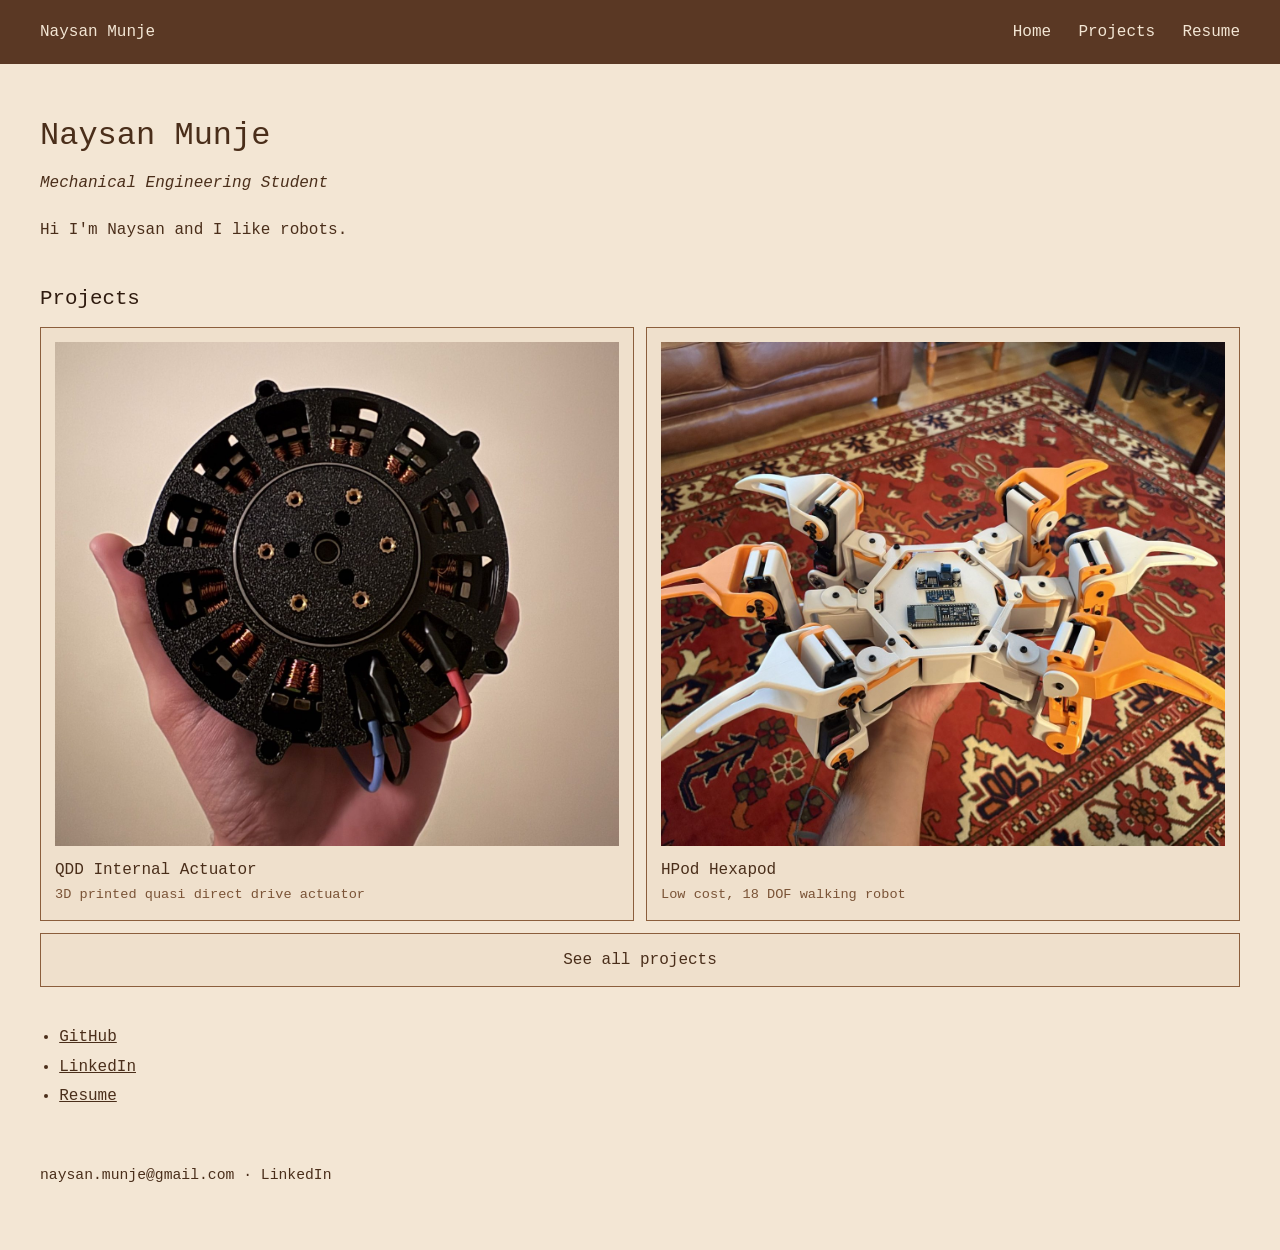
<file: index.html>
<!doctype html>
<html lang="en">
  <head>
    <meta charset="UTF-8" />
    <meta name="viewport" content="width=device-width, initial-scale=1.0" />
    <title>Naysan Munje</title>
    <link rel="stylesheet" href="src/style.css?v=1794186620" />
  </head>
  <body>
    <div class="page">
      <header>
        <a class="logo" href="index.html">Naysan Munje</a>
        <nav>
          <a href="index.html">Home</a>
          <a href="projects/index.html">Projects</a>
          <a href="Naysan_Munje_Resume.pdf?v=3" target="_blank" rel="noopener">Resume</a>
        </nav>
      </header>

      <main>
        <h1>Naysan Munje</h1>
        <p class="role">Mechanical Engineering Student</p>
        <p>Hi I&#x27;m Naysan and I like robots.</p>
        <h2>Projects</h2>
        <ul class="project-grid">
          <li>
            <a href="projects/qdd-actuator/index.html">
              <span class="project-thumb"><img src="projects/qdd-actuator/_docx_media/image12.jpg" alt="" loading="lazy" decoding="async" /></span>
              <span class="title">QDD Internal Actuator</span>
              <span class="subtitle">3D printed quasi direct drive actuator</span>
              <span class="preview">A nearly fully 3D printed quasi direct drive actuator with a hand wound BLDC motor and a 6:1 eccentric cycloidal planetary reduction.</span>
            </a>
          </li>
          <li>
            <a href="projects/hexapod/index.html">
              <span class="project-thumb"><img src="projects/hexapod/_docx_media/img01.jpg" alt="" loading="lazy" decoding="async" /></span>
              <span class="title">HPod Hexapod</span>
              <span class="subtitle">Low cost, 18 DOF walking robot</span>
              <span class="preview">HPod is a low cost, six legged robot made with 3D printed parts and 18 servo motors, controlled wirelessly with an ESP32.</span>
            </a>
          </li>
        </ul>
        <a class="see-all" href="projects/index.html">See all projects</a>
        <ul class="contact-list">
          <li><a href="https://github.com/NaysanMunje">GitHub</a></li>
          <li><a href="https://www.linkedin.com/in/naysan-munje-257455286/" target="_blank" rel="noopener">LinkedIn</a></li>
          <li><a href="Naysan_Munje_Resume.pdf?v=3" target="_blank" rel="noopener">Resume</a></li>
        </ul>
      </main>

      <footer>
        <a href="mailto:naysan.munje@gmail.com">naysan.munje@gmail.com</a> <a href="https://www.linkedin.com/in/naysan-munje-257455286/" target="_blank" rel="noopener">LinkedIn</a>
      </footer>
    </div>
  </body>
</html>
</file>
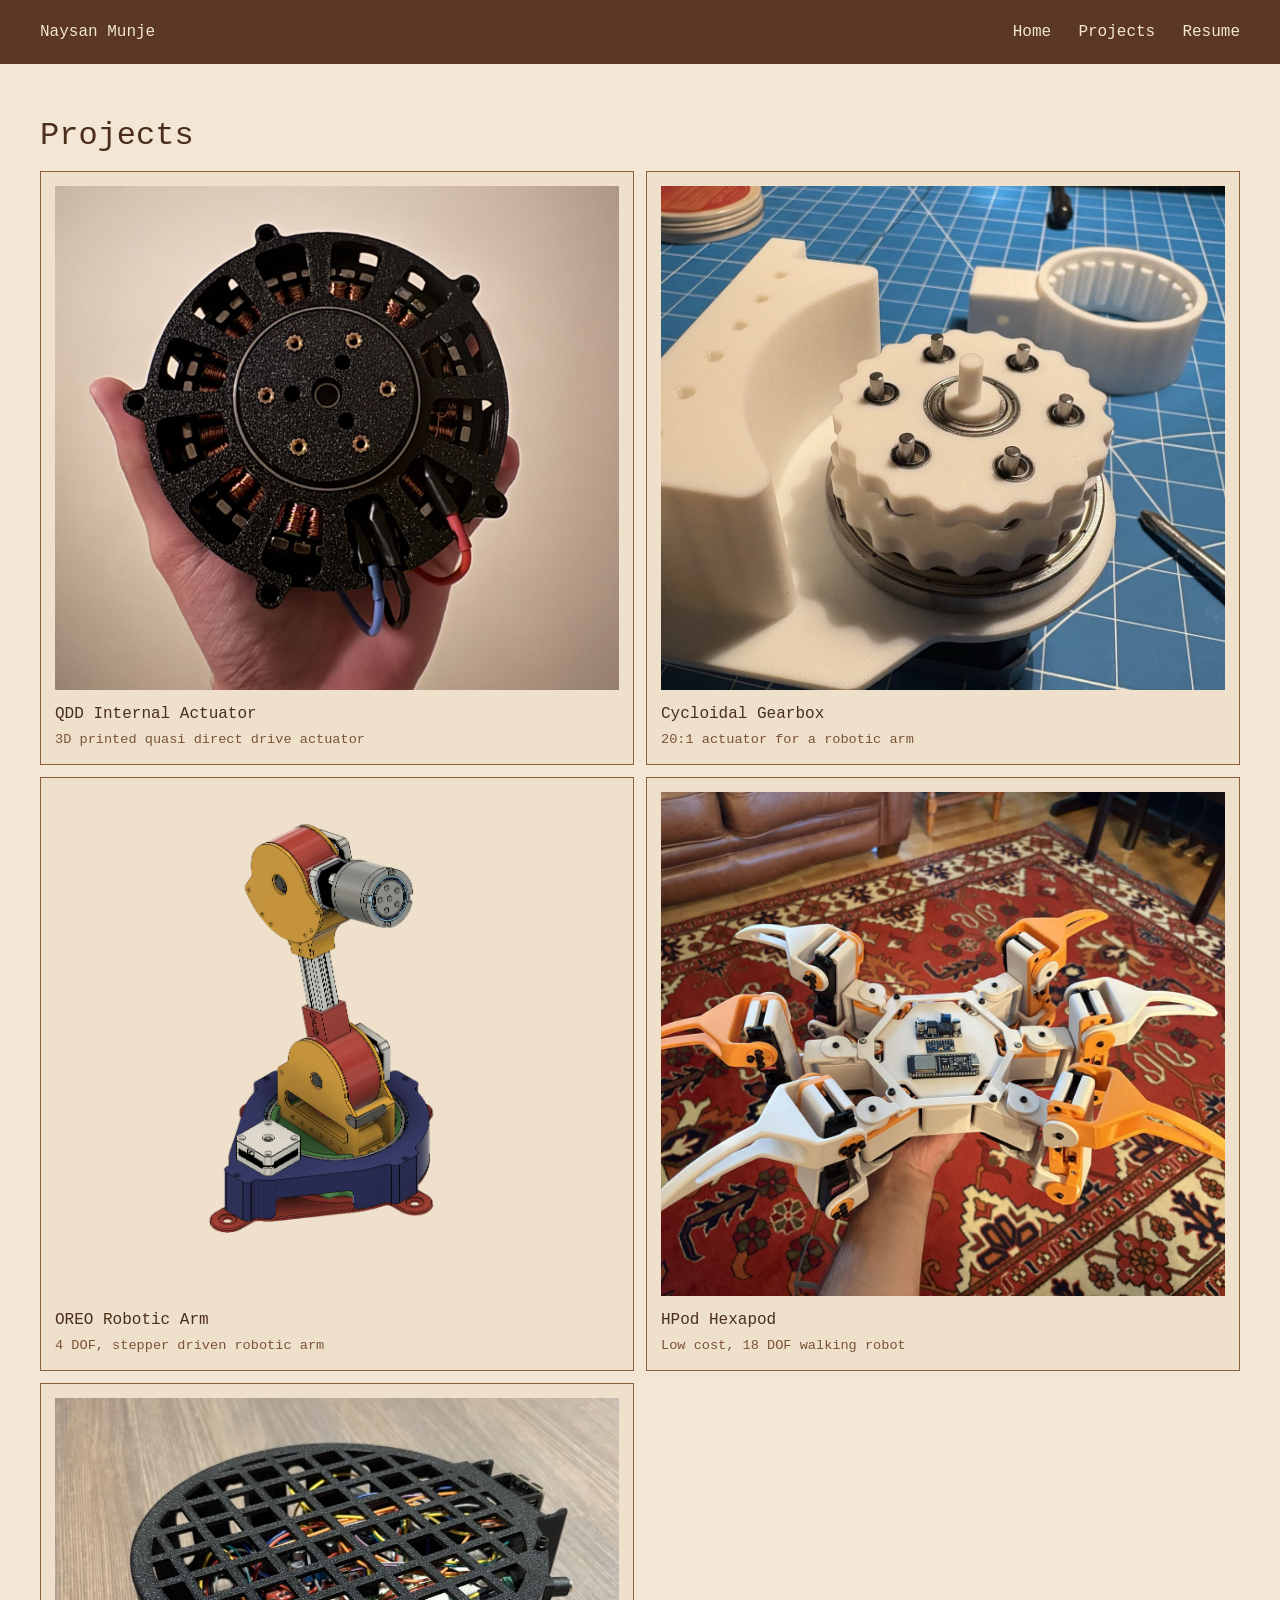
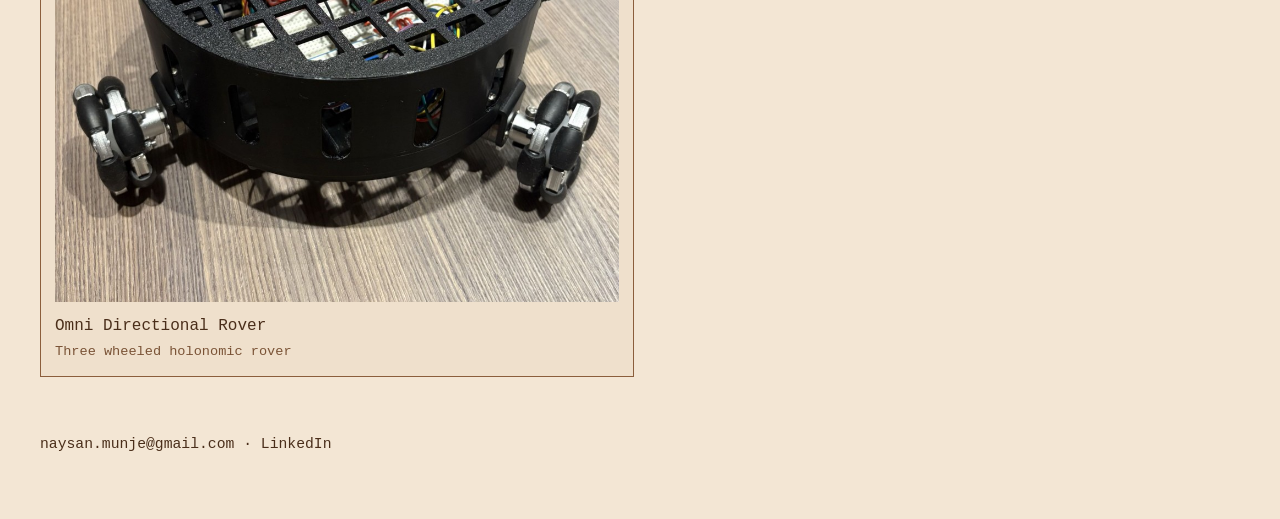
<file: projects/index.html>
<!doctype html>
<html lang="en">
  <head>
    <meta charset="UTF-8" />
    <meta name="viewport" content="width=device-width, initial-scale=1.0" />
    <title>Projects — Naysan Munje</title>
    <link rel="stylesheet" href="../src/style.css?v=1794186620" />
  </head>
  <body>
    <div class="page">
      <header>
        <a class="logo" href="../index.html">Naysan Munje</a>
        <nav>
          <a href="../index.html">Home</a>
          <a href="../projects/index.html">Projects</a>
          <a href="../Naysan_Munje_Resume.pdf?v=3" target="_blank" rel="noopener">Resume</a>
        </nav>
      </header>

      <main>
        <h1>Projects</h1>
        <ul class="project-grid">
          <li>
            <a href="qdd-actuator/index.html">
              <span class="project-thumb"><img src="qdd-actuator/_docx_media/image12.jpg" alt="" loading="lazy" decoding="async" /></span>
              <span class="title">QDD Internal Actuator</span>
              <span class="subtitle">3D printed quasi direct drive actuator</span>
              <span class="preview">A nearly fully 3D printed quasi direct drive actuator with a hand wound BLDC motor and a 6:1 eccentric cycloidal planetary reduction.</span>
            </a>
          </li>
          <li>
            <a href="cycloidal-gearbox/index.html">
              <span class="project-thumb"><img src="cycloidal-gearbox/_docx_media/img04.jpg" alt="" loading="lazy" decoding="async" /></span>
              <span class="title">Cycloidal Gearbox</span>
              <span class="subtitle">20:1 actuator for a robotic arm</span>
              <span class="preview">A compact, low backlash, 3D printed 20:1 gearbox designed for my robotic arm.</span>
            </a>
          </li>
          <li>
            <a href="oreo-robot-arm/index.html">
              <span class="project-thumb"><img src="oreo-robot-arm/_docx_media/img02.png" alt="" loading="lazy" decoding="async" /></span>
              <span class="title">OREO Robotic Arm</span>
              <span class="subtitle">4 DOF, stepper driven robotic arm</span>
              <span class="preview">OREO is a 4 degree of freedom robotic arm built from repurposed 3D printer parts, custom cycloidal gearboxes, and 3D printed components.</span>
            </a>
          </li>
          <li>
            <a href="hexapod/index.html">
              <span class="project-thumb"><img src="hexapod/_docx_media/img01.jpg" alt="" loading="lazy" decoding="async" /></span>
              <span class="title">HPod Hexapod</span>
              <span class="subtitle">Low cost, 18 DOF walking robot</span>
              <span class="preview">HPod is a low cost, six legged robot made with 3D printed parts and 18 servo motors, controlled wirelessly with an ESP32.</span>
            </a>
          </li>
          <li>
            <a href="omni-directional-rover/index.html">
              <span class="project-thumb"><img src="omni-directional-rover/_docx_media/cover.jpg" alt="" loading="lazy" decoding="async" /></span>
              <span class="title">Omni Directional Rover</span>
              <span class="subtitle">Three wheeled holonomic rover</span>
              <span class="preview">A three wheeled rover with omnidirectional wheels, encoder motors, and WiFi control on an ESP32.</span>
            </a>
          </li>
        </ul>
      </main>

      <footer>
        <a href="mailto:naysan.munje@gmail.com">naysan.munje@gmail.com</a> <a href="https://www.linkedin.com/in/naysan-munje-257455286/" target="_blank" rel="noopener">LinkedIn</a>
      </footer>
    </div>
  </body>
</html>
</file>
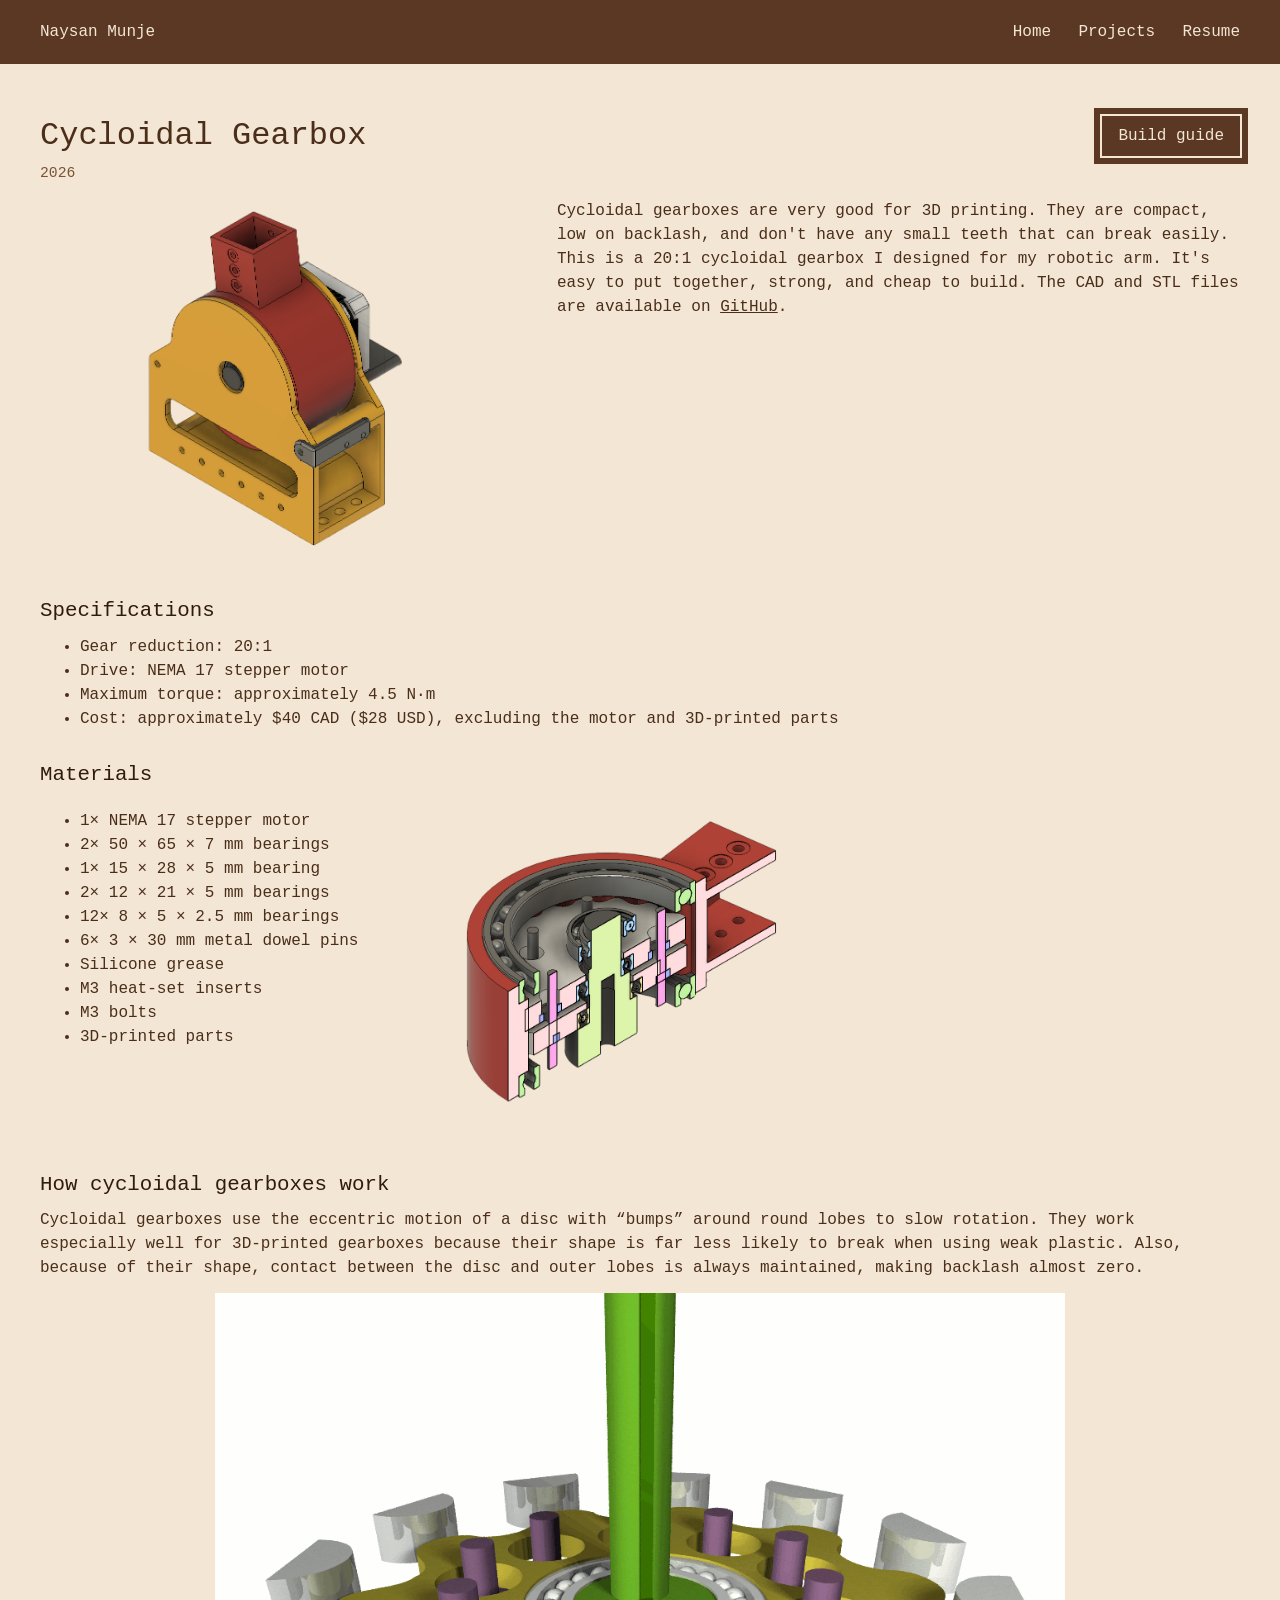
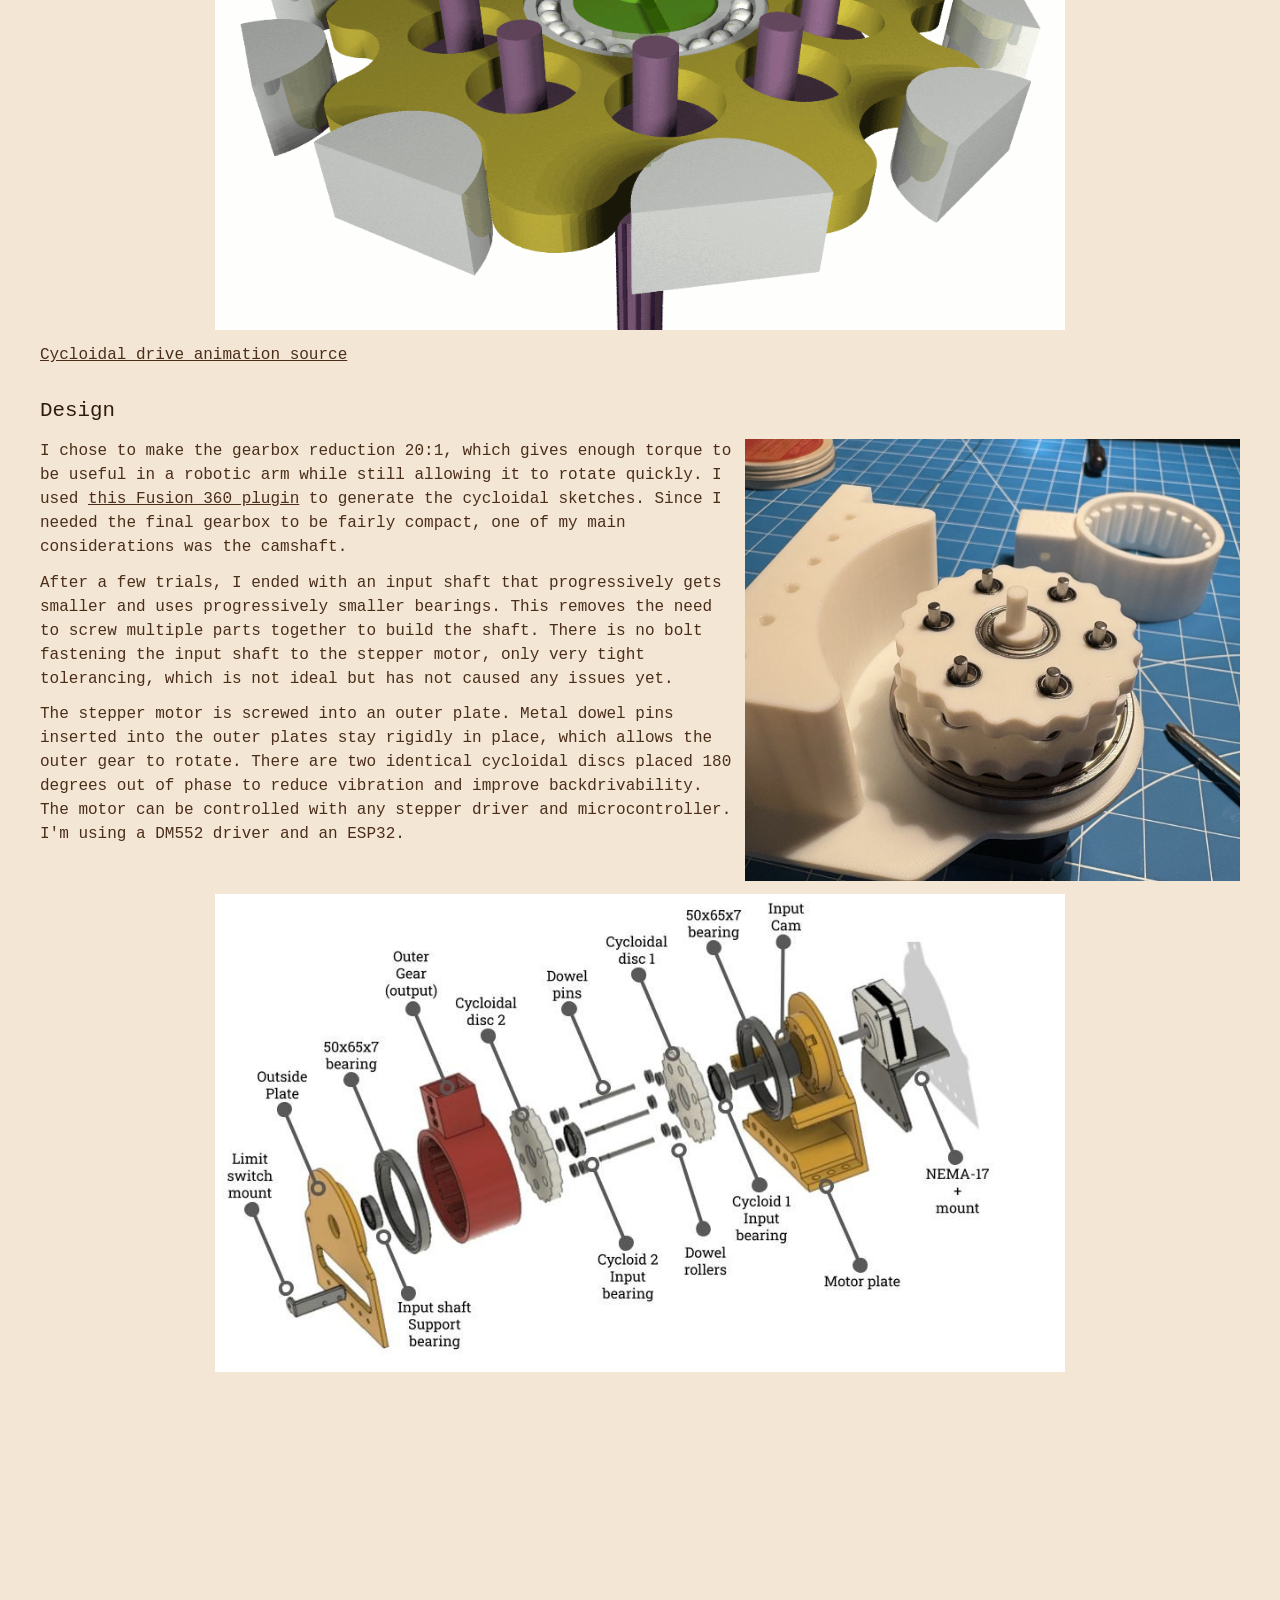
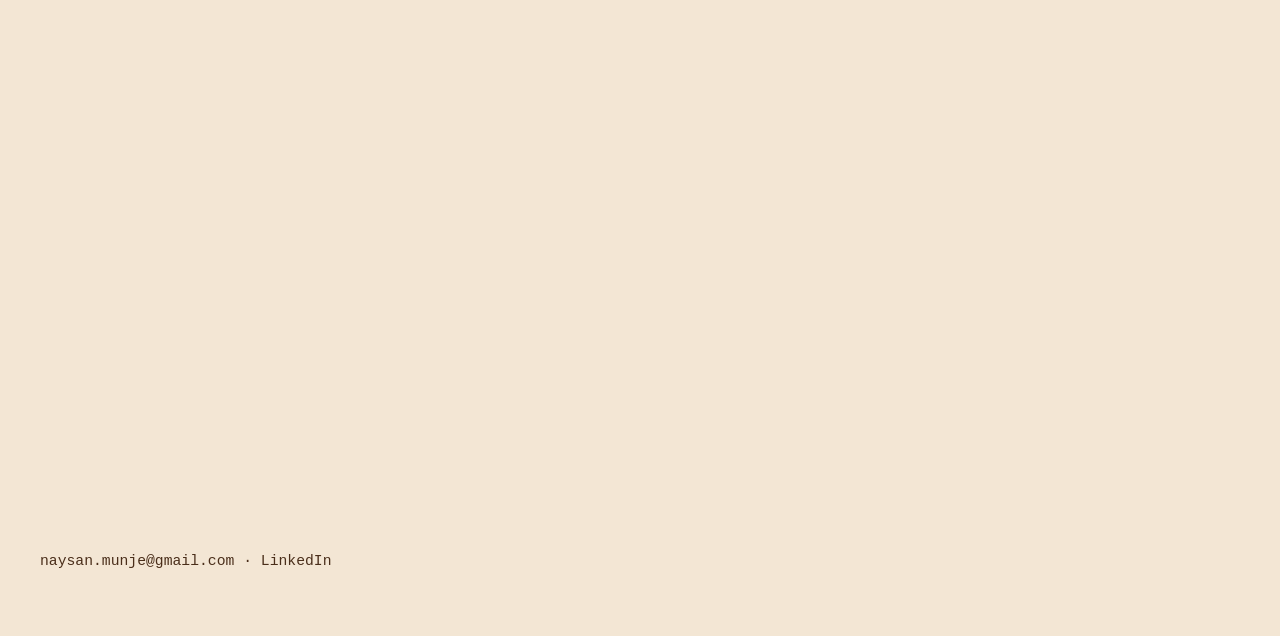
<file: projects/cycloidal-gearbox/index.html>
<!doctype html>
<html lang="en">
  <head>
    <meta charset="UTF-8" />
    <meta name="viewport" content="width=device-width, initial-scale=1.0" />
    <title>Cycloidal Gearbox — Naysan Munje</title>
    <link rel="stylesheet" href="../../src/style.css?v=1794188500" />
  </head>
  <body>
    <div class="page">
      <header>
        <a class="logo" href="../../index.html">Naysan Munje</a>
        <nav>
          <a href="../../index.html">Home</a>
          <a href="../../projects/index.html">Projects</a>
          <a href="../../Naysan_Munje_Resume.pdf?v=3" target="_blank" rel="noopener">Resume</a>
        </nav>
      </header>

      <main>
        <article>
          <div class="title-row">
            <h1>Cycloidal Gearbox</h1>
            <a class="guide-button" href="build-guide.html">Build guide</a>
          </div>
          <span class="date">2026</span>
          <div class="beside beside-left"><div class="beside-text"><p>Cycloidal gearboxes are very good for 3D printing. They are compact, low on backlash, and don&#x27;t have any small teeth that can break easily. This is a 20:1 cycloidal gearbox I designed for my robotic arm. It&#x27;s easy to put together, strong, and cheap to build. The CAD and STL files are available on <a href="https://github.com/NaysanMunje/20-to-1-cycloidal-gearbox">GitHub</a>.</p></div><div class="beside-media"><img alt="" src="_docx_media/img01.png" loading="lazy" decoding="async" /></div></div>
          <h2>Specifications</h2>
          <ul><li>Gear reduction: 20:1</li><li>Drive: NEMA 17 stepper motor</li><li>Maximum torque: approximately 4.5 N·m</li><li>Cost: approximately $40 CAD ($28 USD), excluding the motor and 3D-printed parts</li></ul>
          <h2>Materials</h2>
          <div class="beside beside-right"><div class="beside-text"><ul><li>1× NEMA 17 stepper motor</li><li>2× 50 × 65 × 7 mm bearings</li><li>1× 15 × 28 × 5 mm bearing</li><li>2× 12 × 21 × 5 mm bearings</li><li>12× 8 × 5 × 2.5 mm bearings</li><li>6× 3 × 30 mm metal dowel pins</li><li>Silicone grease</li><li>M3 heat-set inserts</li><li>M3 bolts</li><li>3D-printed parts</li></ul></div><div class="beside-media"><img alt="" src="_docx_media/img05.png" loading="lazy" decoding="async" /></div></div>
          <h2>How cycloidal gearboxes work</h2>
          <p>Cycloidal gearboxes use the eccentric motion of a disc with “bumps” around round lobes to slow rotation. They work especially well for 3D-printed gearboxes because their shape is far less likely to break when using weak plastic. Also, because of their shape, contact between the disc and outer lobes is always maintained, making backlash almost zero.</p>
          <figure class="media-below"><img alt="" src="_docx_media/img03.gif" loading="lazy" decoding="async" /></figure>
          <p><a href="https://en.wikipedia.org/wiki/File:Cycloidal_drive.gif">Cycloidal drive animation source</a></p>
          <h2>Design</h2>
          <div class="beside beside-right"><div class="beside-text"><p>I chose to make the gearbox reduction 20:1, which gives enough torque to be useful in a robotic arm while still allowing it to rotate quickly. I used <a href="https://github.com/woodenCaliper/CycloidalDrive">this Fusion 360 plugin</a> to generate the cycloidal sketches. Since I needed the final gearbox to be fairly compact, one of my main considerations was the camshaft.</p>
          <p>After a few trials, I ended with an input shaft that progressively gets smaller and uses progressively smaller bearings. This removes the need to screw multiple parts together to build the shaft. There is no bolt fastening the input shaft to the stepper motor, only very tight tolerancing, which is not ideal but has not caused any issues yet.</p>
          <p>The stepper motor is screwed into an outer plate. Metal dowel pins inserted into the outer plates stay rigidly in place, which allows the outer gear to rotate. There are two identical cycloidal discs placed 180 degrees out of phase to reduce vibration and improve backdrivability. The motor can be controlled with any stepper driver and microcontroller. I&#x27;m using a DM552 driver and an ESP32.</p></div><div class="beside-media"><img alt="" src="_docx_media/img04.jpg" loading="lazy" decoding="async" /></div></div>
          <figure class="media-below"><img alt="Exploded view showing the gearbox components" src="_docx_media/img06.jpg" loading="lazy" decoding="async" /></figure>
          <iframe src="https://www.youtube.com/embed/sDTbDqA5WTg" title="Project video" allowfullscreen></iframe>

          
        </article>
      </main>

      <footer>
        <a href="mailto:naysan.munje@gmail.com">naysan.munje@gmail.com</a> <a href="https://www.linkedin.com/in/naysan-munje-257455286/" target="_blank" rel="noopener">LinkedIn</a>
      </footer>
    </div>
  </body>
</html>
</file>
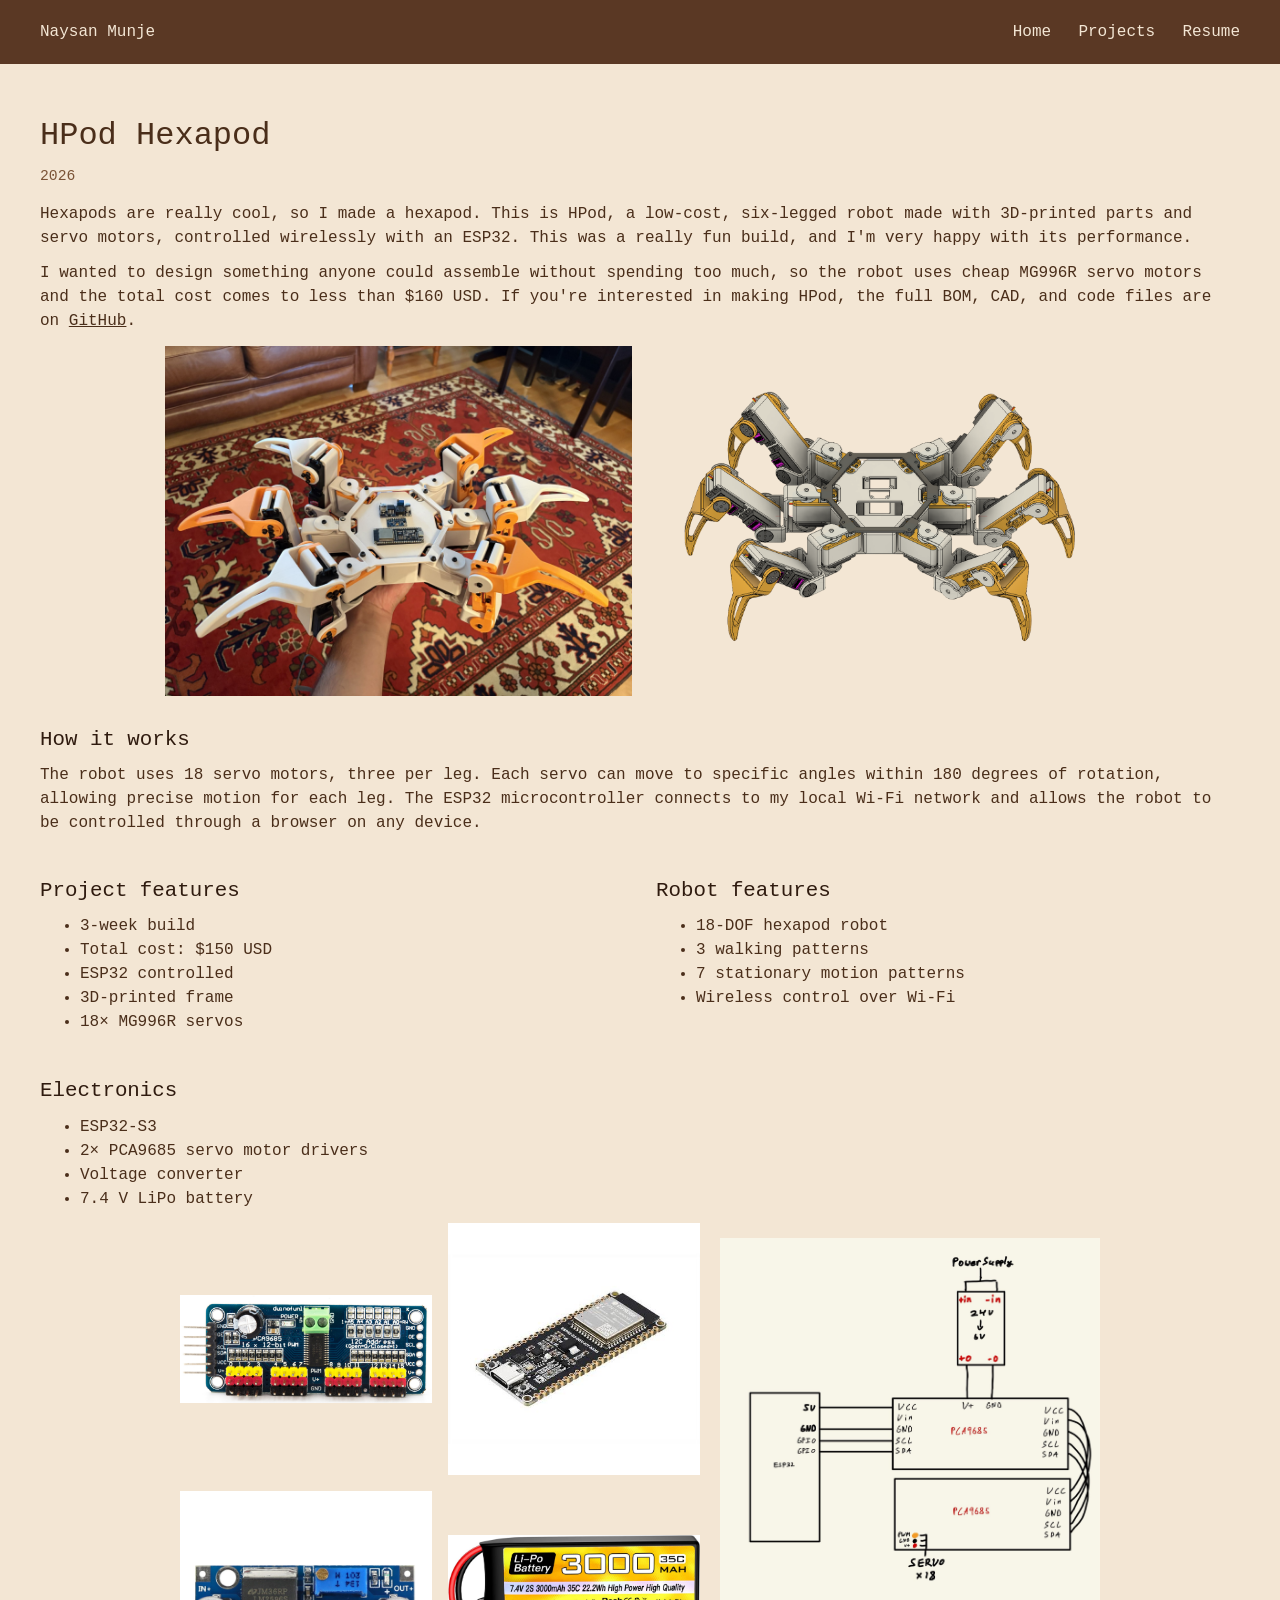
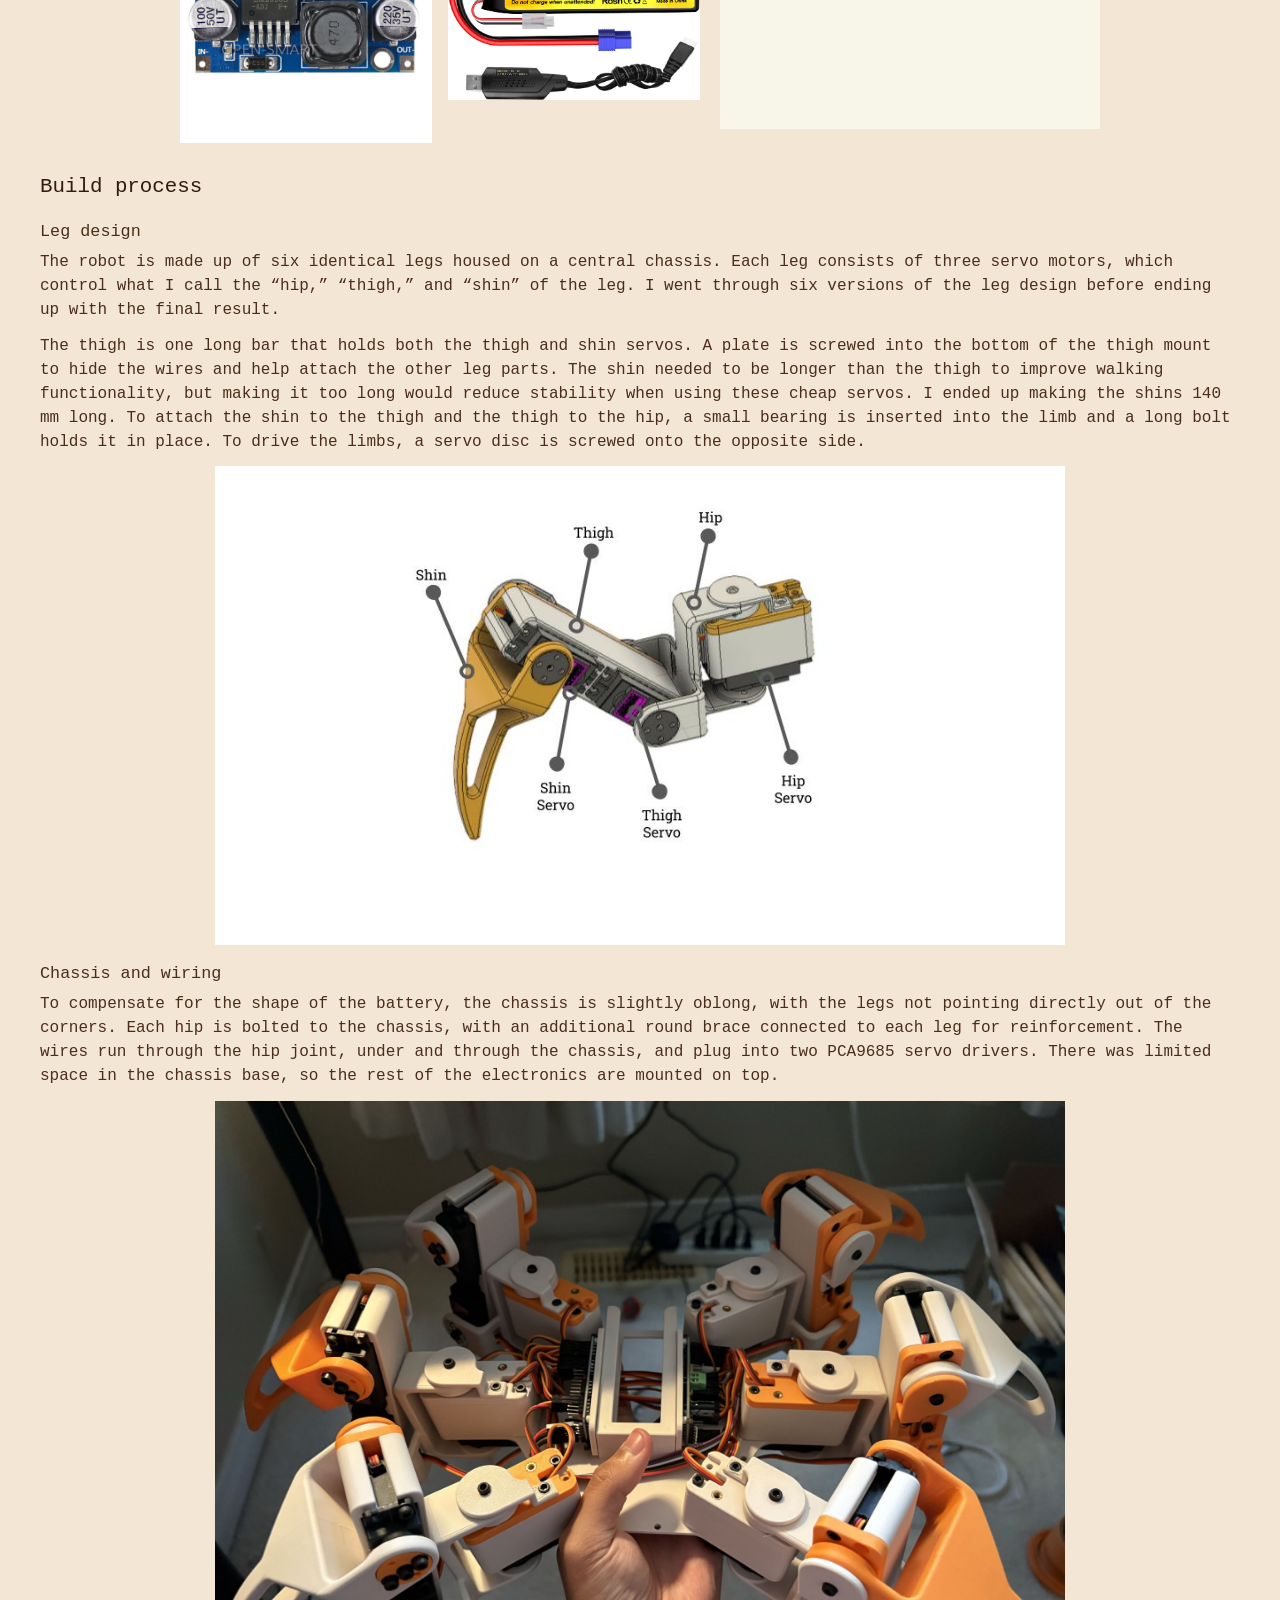
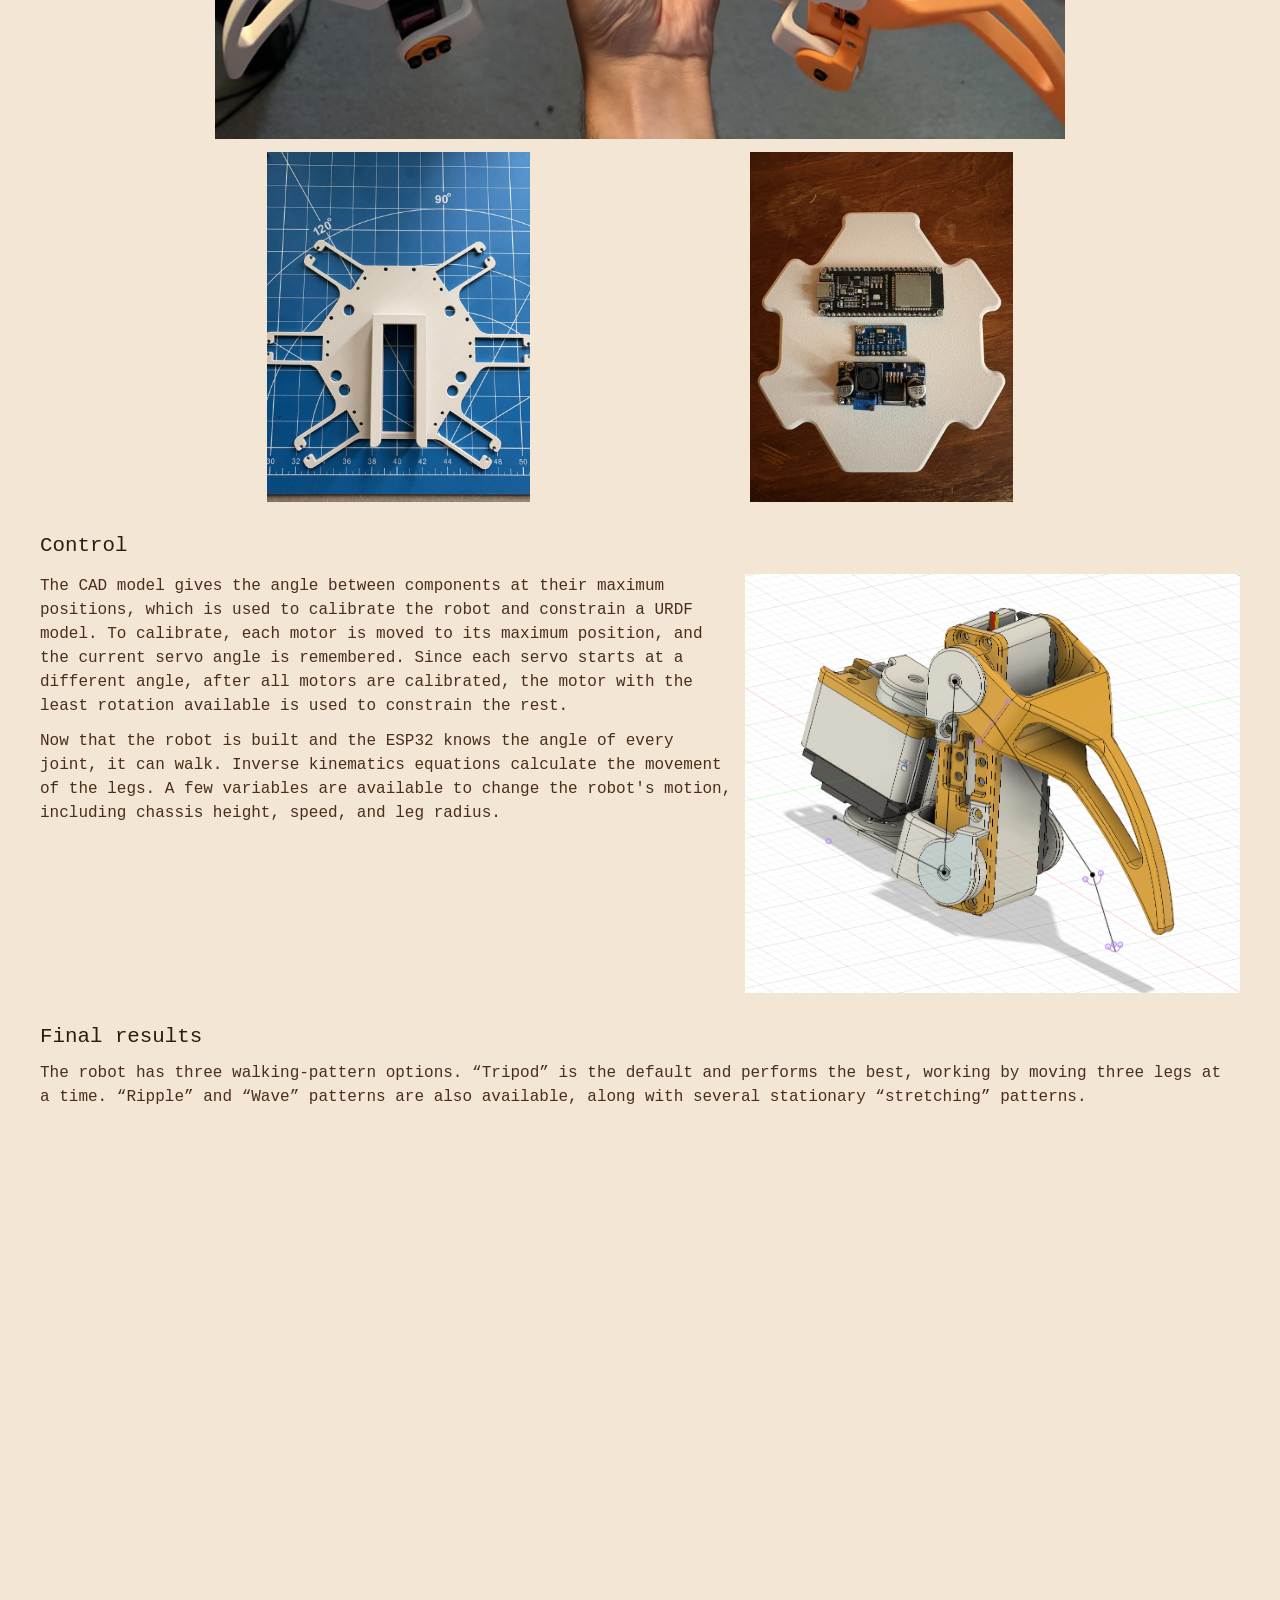
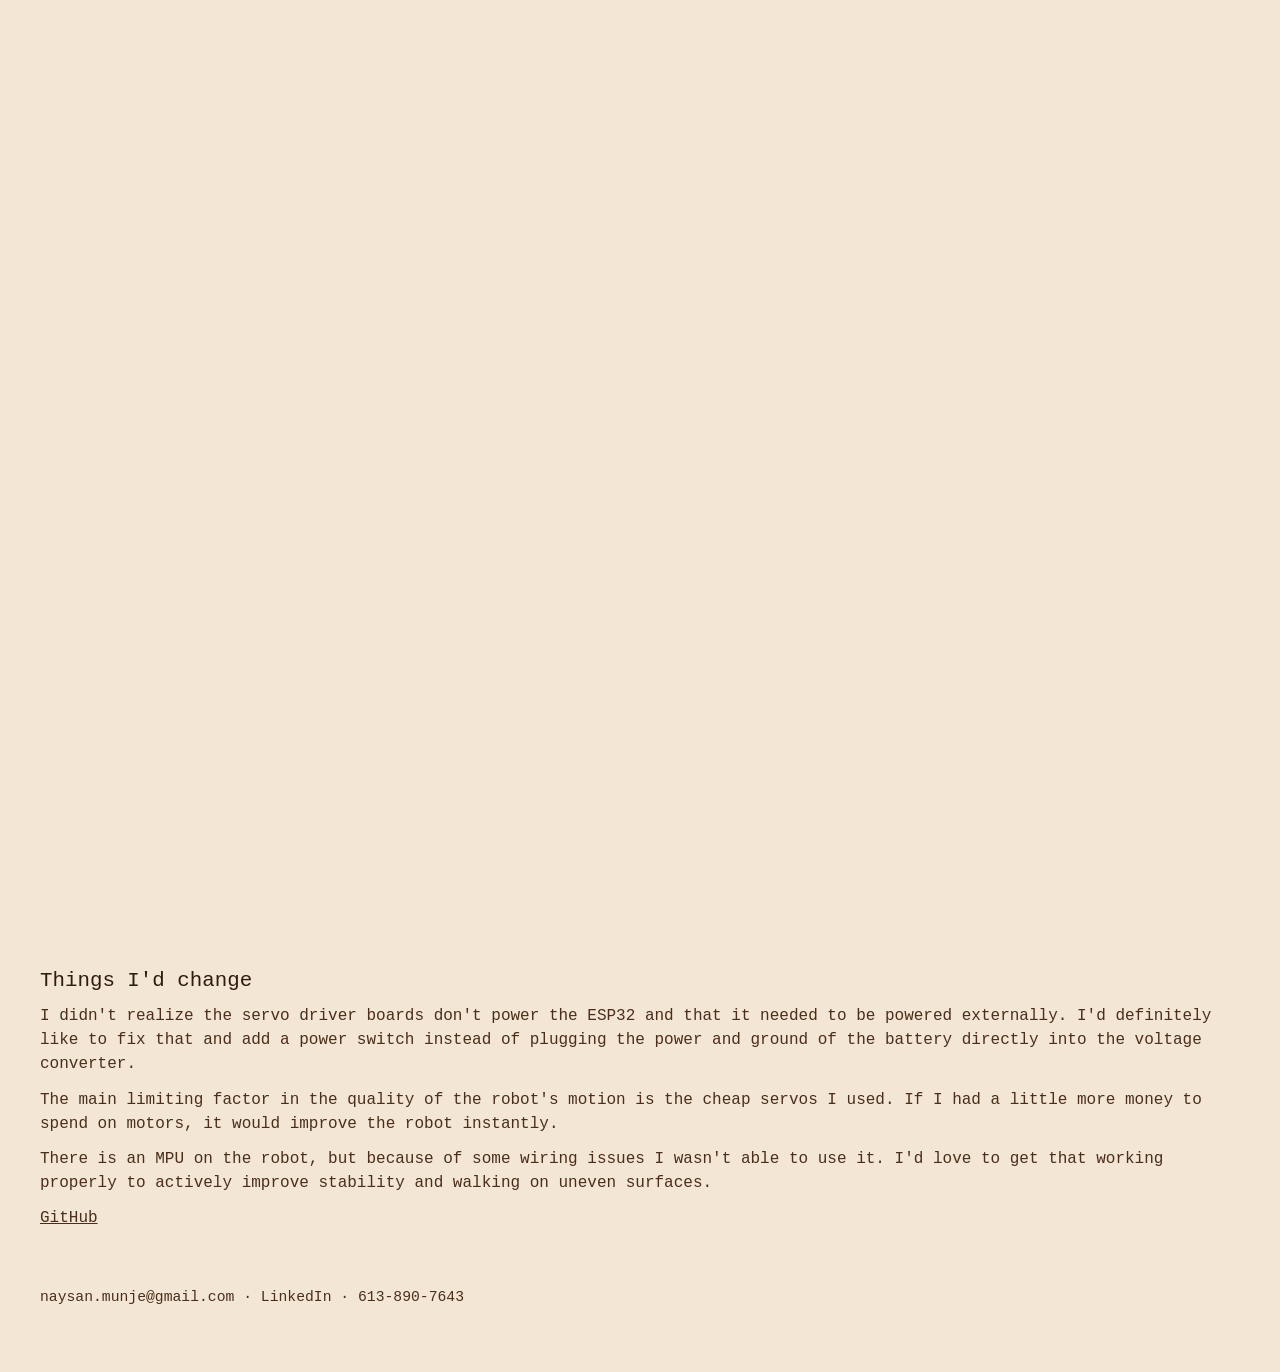
<file: projects/Hexapod/index.html>
<!doctype html>
<html lang="en">
  <head>
    <meta charset="UTF-8" />
    <meta name="viewport" content="width=device-width, initial-scale=1.0" />
    <title>HPod Hexapod — Naysan Munje</title>
    <link rel="stylesheet" href="../../src/style.css?v=1789354404" />
  </head>
  <body>
    <div class="page">
      <header>
        <a class="logo" href="../../index.html">Naysan Munje</a>
        <nav>
          <a href="../../index.html">Home</a>
          <a href="../../projects/index.html">Projects</a>
          <a href="../../Naysan_Munje_Resume.pdf" target="_blank" rel="noopener">Resume</a>
        </nav>
      </header>

      <main>
        <article>
          <h1>HPod Hexapod</h1>
          <span class="date">2026</span>
          <p>Hexapods are really cool, so I made a hexapod. This is HPod, a low-cost, six-legged robot made with 3D-printed parts and servo motors, controlled wirelessly with an ESP32. This was a really fun build, and I&#x27;m very happy with its performance.</p>
          <p>I wanted to design something anyone could assemble without spending too much, so the robot uses cheap MG996R servo motors and the total cost comes to less than $160 USD. If you&#x27;re interested in making HPod, the full BOM, CAD, and code files are on <a href="https://github.com/NaysanMunje/Hexapod-Robot">GitHub</a>.</p>
          <div class="media-gallery"><img alt="" src="_docx_media/img01.png" /><img alt="" src="_docx_media/img02.png" /></div>
          <h2>How it works</h2>
          <p>The robot uses 18 servo motors, three per leg. Each servo can move to specific angles within 180 degrees of rotation, allowing precise motion for each leg. The ESP32 microcontroller connects to my local Wi-Fi network and allows the robot to be controlled through a browser on any device.</p>
          <div class="text-columns"><section><h2>Project features</h2><ul><li>3-week build</li><li>Total cost: $150 USD</li><li>ESP32 controlled</li><li>3D-printed frame</li><li>18× MG996R servos</li></ul></section><section><h2>Robot features</h2><ul><li>18-DOF hexapod robot</li><li>3 walking patterns</li><li>7 stationary motion patterns</li><li>Wireless control over Wi-Fi</li></ul></section></div>
          <h2>Electronics</h2>
          <ul><li>ESP32-S3</li><li>2× PCA9685 servo motor drivers</li><li>Voltage converter</li><li>7.4 V LiPo battery</li></ul>
          <div class="grid-with-image"><div class="media-gallery media-gallery-compact"><img alt="" src="_docx_media/img03.png" /><img alt="" src="_docx_media/img04.png" /><img alt="" src="_docx_media/img05.png" /><img alt="" src="_docx_media/img06.png" /></div><img class="grid-side-image" alt="" src="_docx_media/img07.png" /></div>
          <h2>Build process</h2>
          <h3>Leg design</h3>
          <p>The robot is made up of six identical legs housed on a central chassis. Each leg consists of three servo motors, which control what I call the “hip,” “thigh,” and “shin” of the leg. I went through six versions of the leg design before ending up with the final result.</p>
          <p>The thigh is one long bar that holds both the thigh and shin servos. A plate is screwed into the bottom of the thigh mount to hide the wires and help attach the other leg parts. The shin needed to be longer than the thigh to improve walking functionality, but making it too long would reduce stability when using these cheap servos. I ended up making the shins 140 mm long. To attach the shin to the thigh and the thigh to the hip, a small bearing is inserted into the limb and a long bolt holds it in place. To drive the limbs, a servo disc is screwed onto the opposite side.</p>
          <figure class="media-below"><img alt="Labeled CAD model of one leg" src="_docx_media/img08.jpg" /></figure>
          <h3>Chassis and wiring</h3>
          <p>To compensate for the shape of the battery, the chassis is slightly oblong, with the legs not pointing directly out of the corners. Each hip is bolted to the chassis, with an additional round brace connected to each leg for reinforcement. The wires run through the hip joint, under and through the chassis, and plug into two PCA9685 servo drivers. There was limited space in the chassis base, so the rest of the electronics are mounted on top.</p>
          <figure class="media-below"><img alt="Assembled chassis and legs" src="_docx_media/img10.png" /></figure>
          <div class="media-gallery media-gallery-contained"><img alt="" src="_docx_media/img09.png" /><img alt="" src="_docx_media/img11.png" /></div>
          <h2>Control</h2>
          <div class="beside beside-right"><div class="beside-text"><p>The CAD model gives the angle between components at their maximum positions, which is used to calibrate the robot and constrain a URDF model. To calibrate, each motor is moved to its maximum position, and the current servo angle is remembered. Since each servo starts at a different angle, after all motors are calibrated, the motor with the least rotation available is used to constrain the rest.</p>
          <p>Now that the robot is built and the ESP32 knows the angle of every joint, it can walk. Inverse kinematics equations calculate the movement of the legs. A few variables are available to change the robot&#x27;s motion, including chassis height, speed, and leg radius.</p></div><div class="beside-media"><img alt="" src="_docx_media/img12.png" /></div></div>
          <h2>Final results</h2>
          <p>The robot has three walking-pattern options. “Tripod” is the default and performs the best, working by moving three legs at a time. “Ripple” and “Wave” patterns are also available, along with several stationary “stretching” patterns.</p>
          <iframe src="https://www.youtube.com/embed/vkG6U445nmI" title="HPod hexapod final results" allow="accelerometer; autoplay; clipboard-write; encrypted-media; gyroscope; picture-in-picture; web-share" allowfullscreen></iframe>
          <iframe src="https://www.youtube.com/embed/9bgHFQvrdGM" title="HPod hexapod" allow="accelerometer; autoplay; clipboard-write; encrypted-media; gyroscope; picture-in-picture; web-share" allowfullscreen></iframe>
          <h2>Things I&#x27;d change</h2>
          <p>I didn&#x27;t realize the servo driver boards don&#x27;t power the ESP32 and that it needed to be powered externally. I&#x27;d definitely like to fix that and add a power switch instead of plugging the power and ground of the battery directly into the voltage converter.</p>
          <p>The main limiting factor in the quality of the robot&#x27;s motion is the cheap servos I used. If I had a little more money to spend on motors, it would improve the robot instantly.</p>
          <p>There is an MPU on the robot, but because of some wiring issues I wasn&#x27;t able to use it. I&#x27;d love to get that working properly to actively improve stability and walking on uneven surfaces.</p>
          <p><a href="https://github.com/NaysanMunje/Hexapod-Robot">GitHub</a></p>
          
        </article>
      </main>

      <footer>
        <a href="mailto:naysan.munje@gmail.com">naysan.munje@gmail.com</a>
        <a href="https://www.linkedin.com/in/naysan-munje-257455286/" target="_blank" rel="noopener">LinkedIn</a>
        <a href="tel:6138907643">613-890-7643</a>
      </footer>
    </div>
  </body>
</html>
</file>
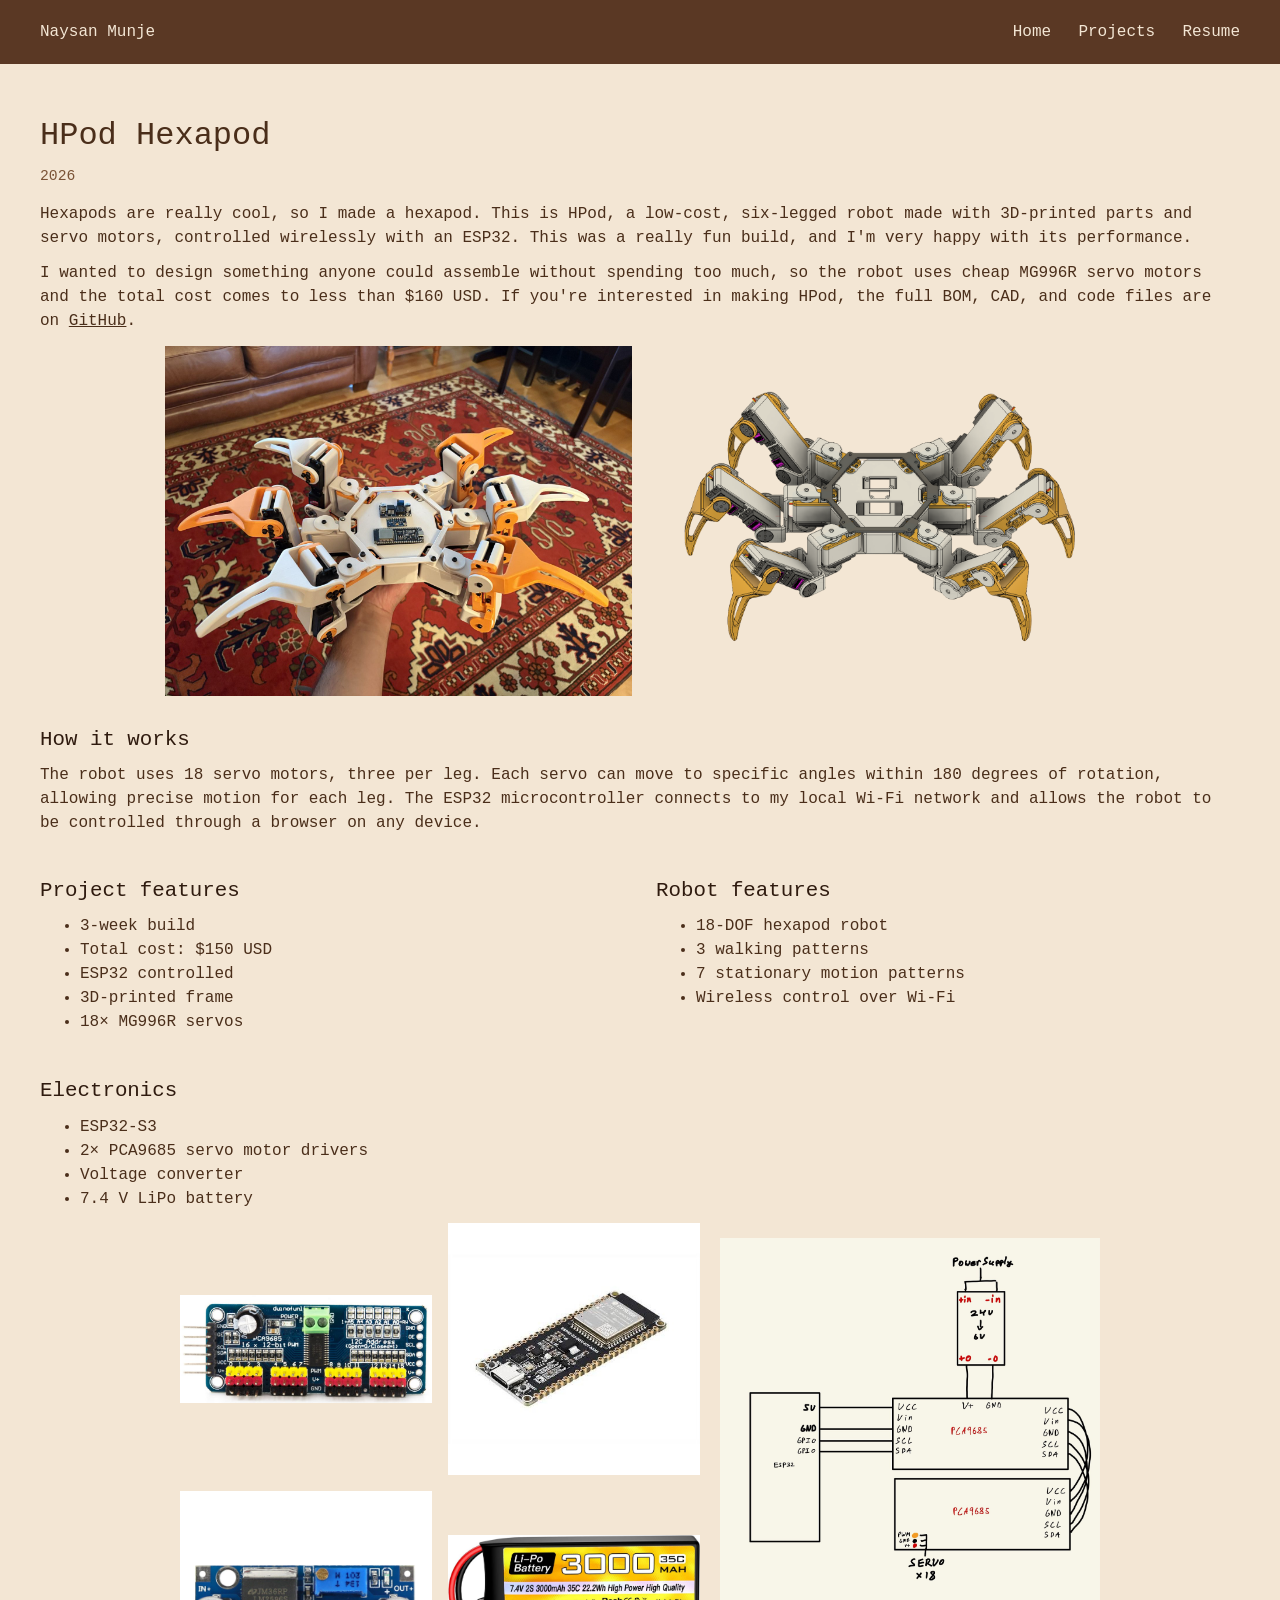
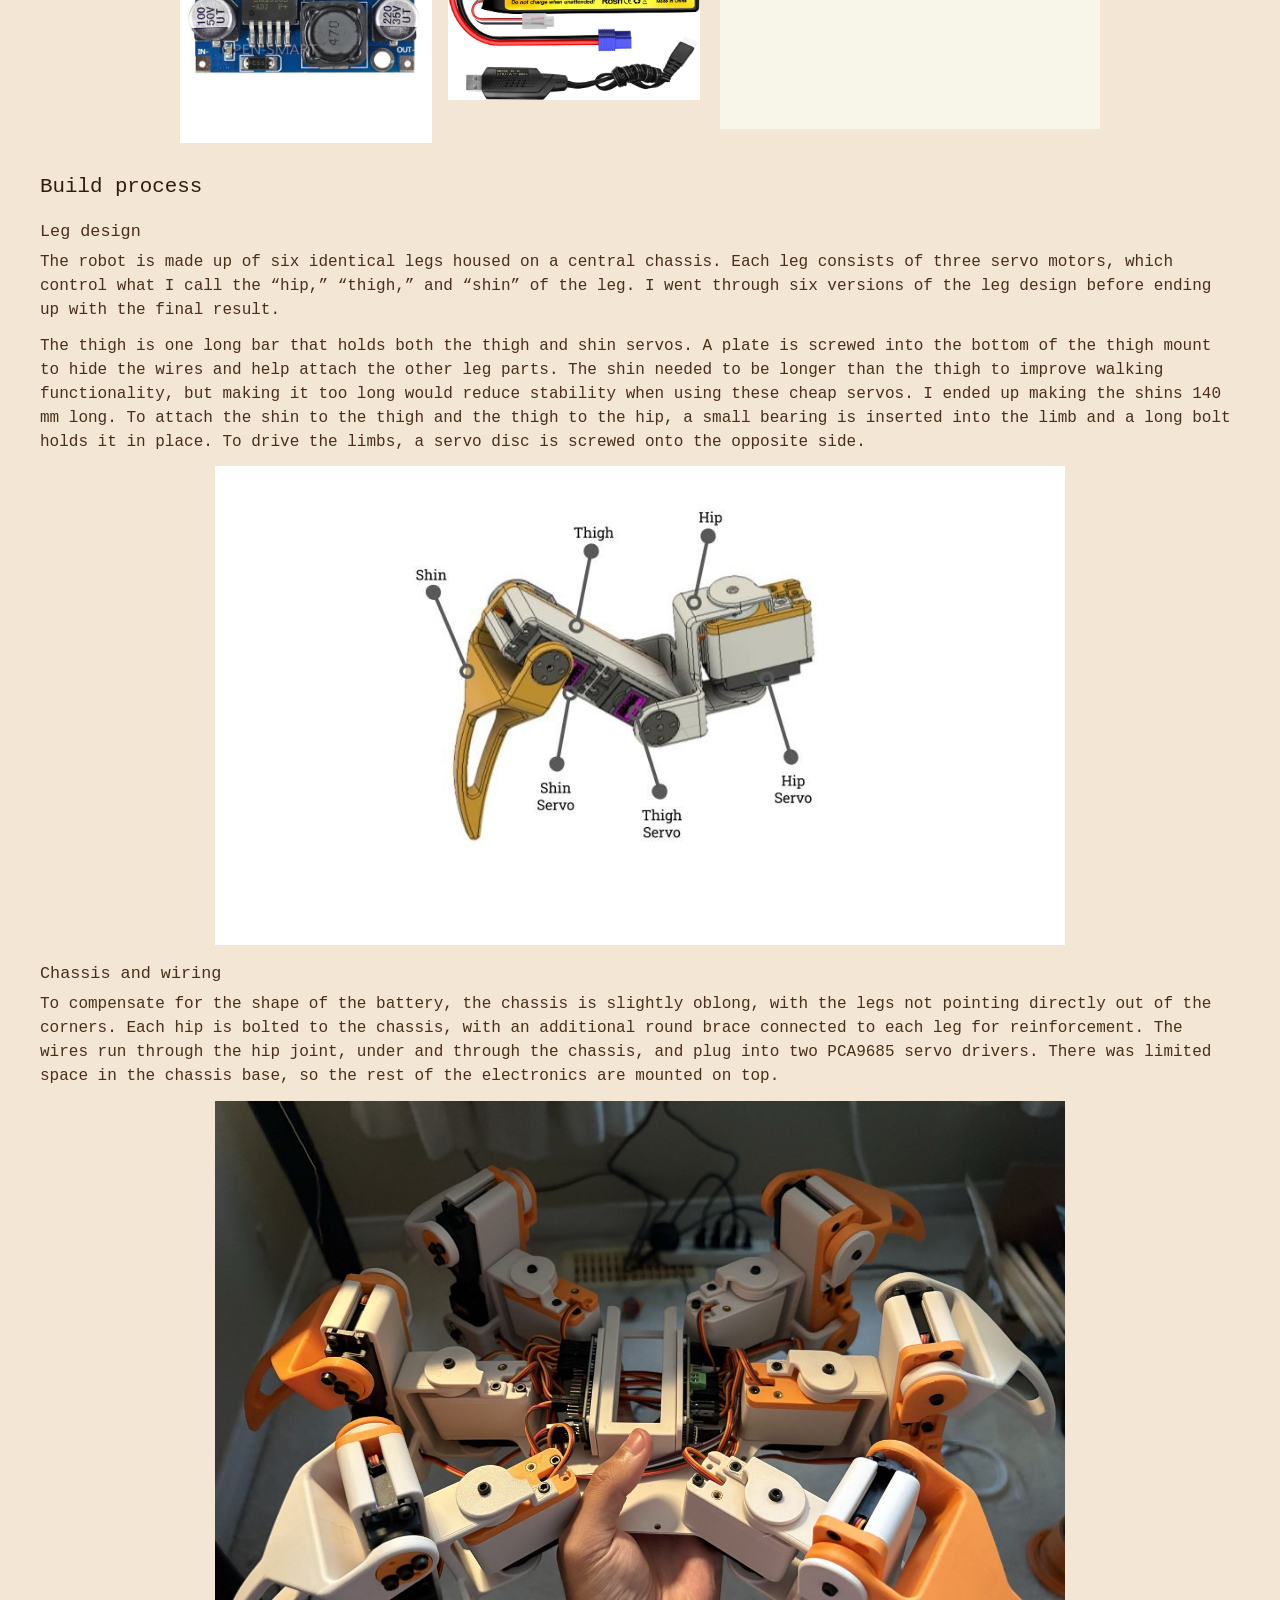
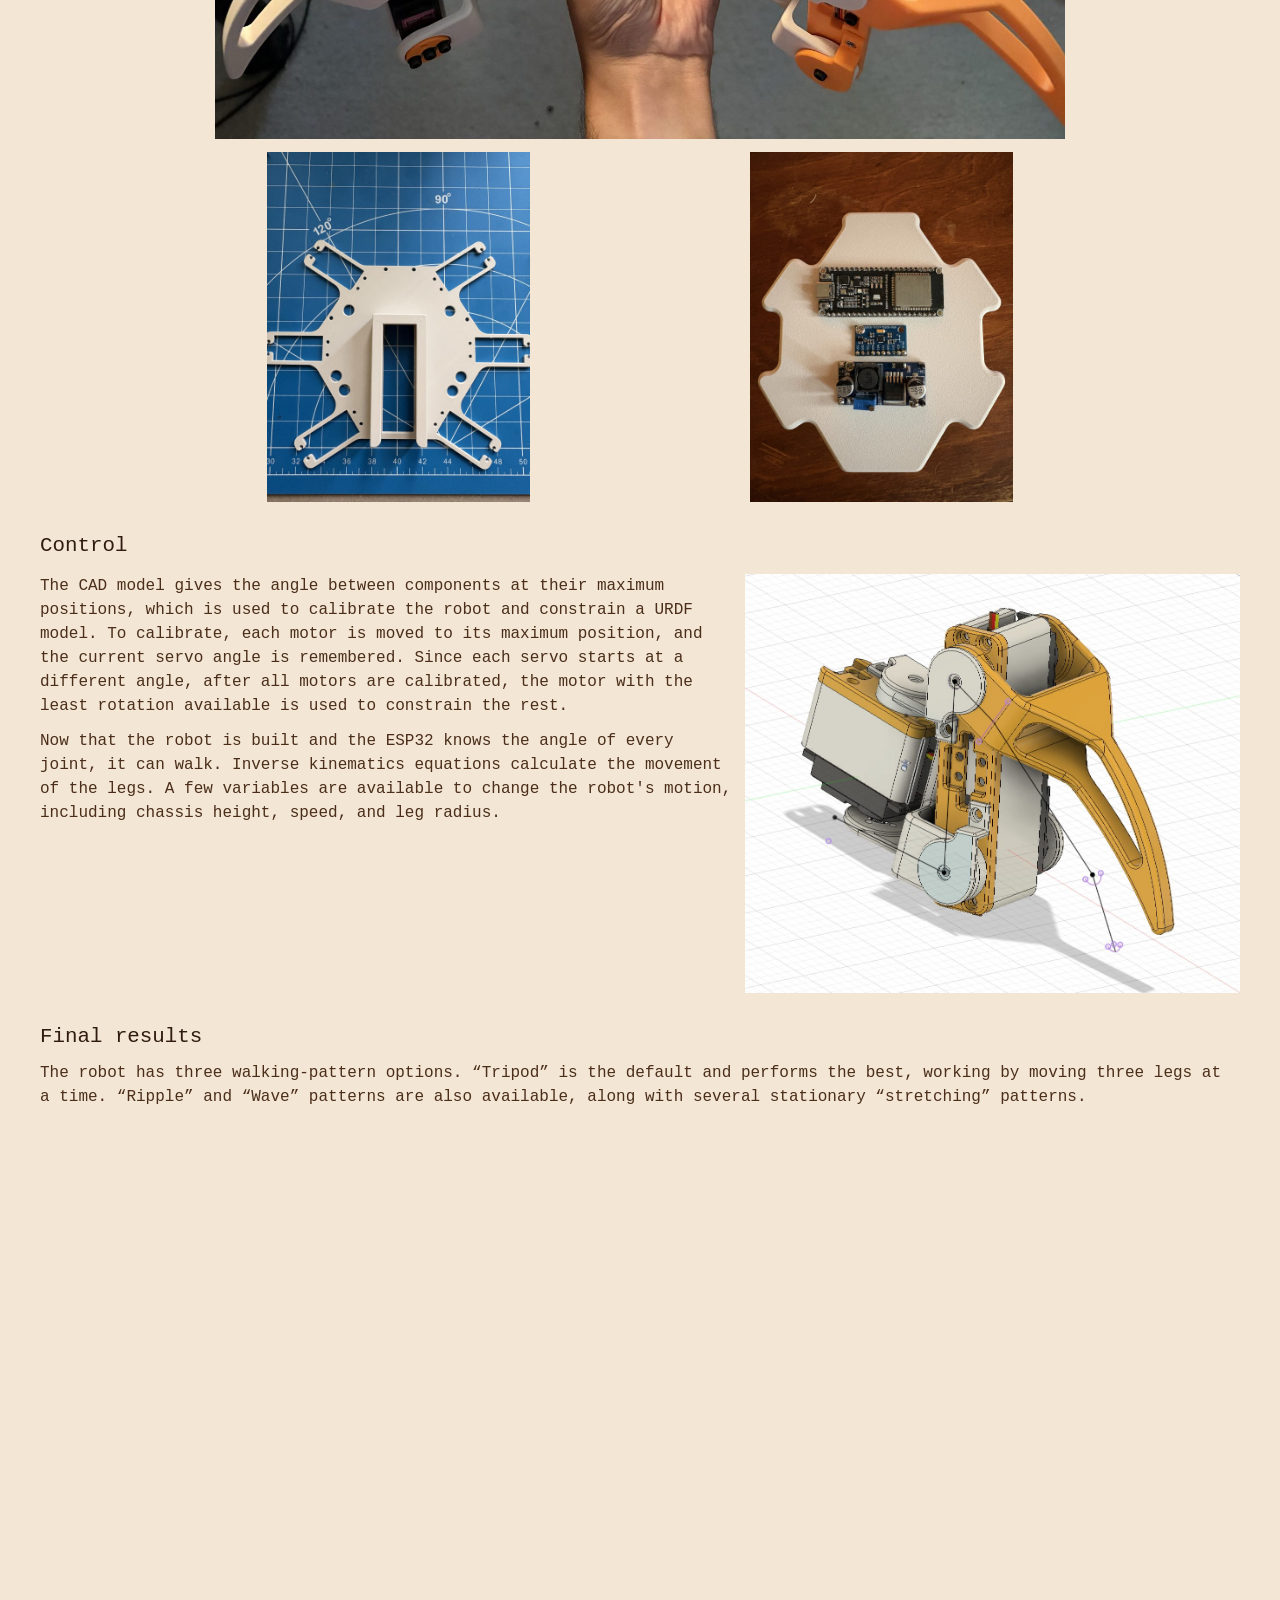
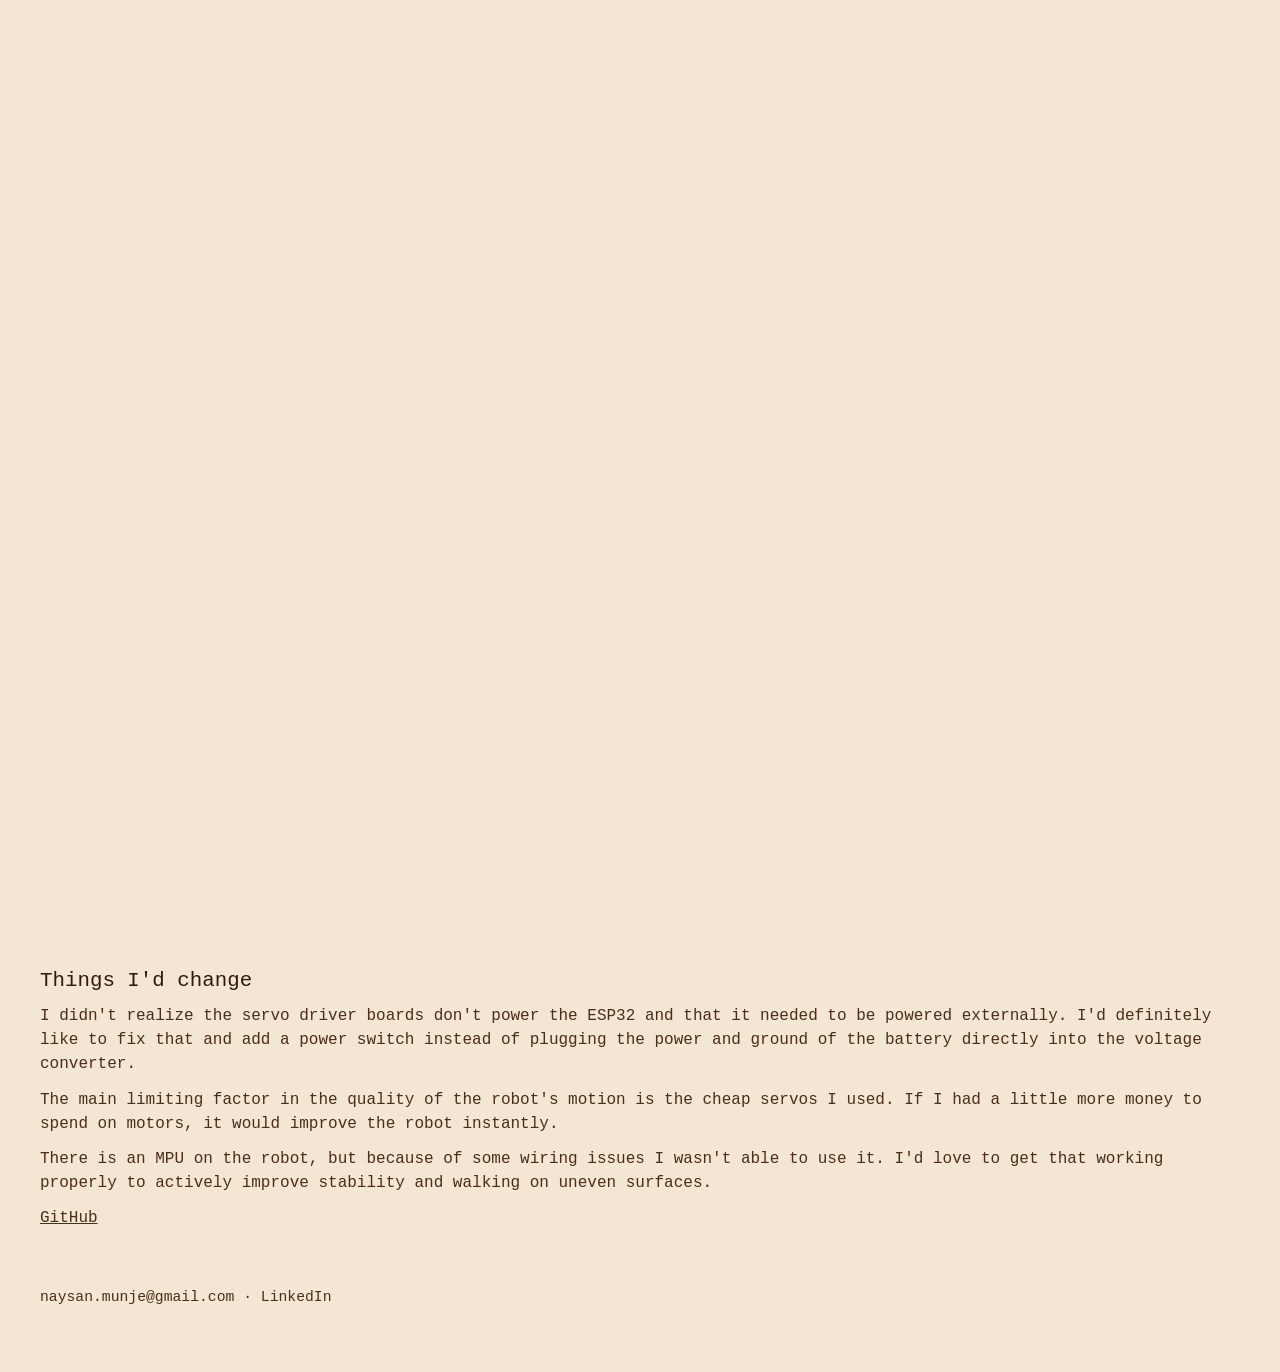
<file: projects/hexapod/index.html>
<!doctype html>
<html lang="en">
  <head>
    <meta charset="UTF-8" />
    <meta name="viewport" content="width=device-width, initial-scale=1.0" />
    <title>HPod Hexapod — Naysan Munje</title>
    <link rel="stylesheet" href="../../src/style.css?v=1794186620" />
  </head>
  <body>
    <div class="page">
      <header>
        <a class="logo" href="../../index.html">Naysan Munje</a>
        <nav>
          <a href="../../index.html">Home</a>
          <a href="../../projects/index.html">Projects</a>
          <a href="../../Naysan_Munje_Resume.pdf?v=3" target="_blank" rel="noopener">Resume</a>
        </nav>
      </header>

      <main>
        <article>
          <h1>HPod Hexapod</h1>
          <span class="date">2026</span>
          <p>Hexapods are really cool, so I made a hexapod. This is HPod, a low-cost, six-legged robot made with 3D-printed parts and servo motors, controlled wirelessly with an ESP32. This was a really fun build, and I&#x27;m very happy with its performance.</p>
          <p>I wanted to design something anyone could assemble without spending too much, so the robot uses cheap MG996R servo motors and the total cost comes to less than $160 USD. If you&#x27;re interested in making HPod, the full BOM, CAD, and code files are on <a href="https://github.com/NaysanMunje/Hexapod-Robot">GitHub</a>.</p>
          <div class="media-gallery"><img alt="" src="_docx_media/img01.jpg" loading="lazy" decoding="async" /><img alt="" src="_docx_media/img02.png" loading="lazy" decoding="async" /></div>
          <h2>How it works</h2>
          <p>The robot uses 18 servo motors, three per leg. Each servo can move to specific angles within 180 degrees of rotation, allowing precise motion for each leg. The ESP32 microcontroller connects to my local Wi-Fi network and allows the robot to be controlled through a browser on any device.</p>
          <div class="text-columns"><section><h2>Project features</h2><ul><li>3-week build</li><li>Total cost: $150 USD</li><li>ESP32 controlled</li><li>3D-printed frame</li><li>18× MG996R servos</li></ul></section><section><h2>Robot features</h2><ul><li>18-DOF hexapod robot</li><li>3 walking patterns</li><li>7 stationary motion patterns</li><li>Wireless control over Wi-Fi</li></ul></section></div>
          <h2>Electronics</h2>
          <ul><li>ESP32-S3</li><li>2× PCA9685 servo motor drivers</li><li>Voltage converter</li><li>7.4 V LiPo battery</li></ul>
          <div class="grid-with-image"><div class="media-gallery media-gallery-compact"><img alt="" src="_docx_media/img03.jpg" loading="lazy" decoding="async" /><img alt="" src="_docx_media/img04.jpg" loading="lazy" decoding="async" /><img alt="" src="_docx_media/img05.jpg" loading="lazy" decoding="async" /><img alt="" src="_docx_media/img06.jpg" loading="lazy" decoding="async" /></div><img class="grid-side-image" alt="" src="_docx_media/img07.png" loading="lazy" decoding="async" /></div>
          <h2>Build process</h2>
          <h3>Leg design</h3>
          <p>The robot is made up of six identical legs housed on a central chassis. Each leg consists of three servo motors, which control what I call the “hip,” “thigh,” and “shin” of the leg. I went through six versions of the leg design before ending up with the final result.</p>
          <p>The thigh is one long bar that holds both the thigh and shin servos. A plate is screwed into the bottom of the thigh mount to hide the wires and help attach the other leg parts. The shin needed to be longer than the thigh to improve walking functionality, but making it too long would reduce stability when using these cheap servos. I ended up making the shins 140 mm long. To attach the shin to the thigh and the thigh to the hip, a small bearing is inserted into the limb and a long bolt holds it in place. To drive the limbs, a servo disc is screwed onto the opposite side.</p>
          <figure class="media-below"><img alt="Labeled CAD model of one leg" src="_docx_media/img08.jpg" loading="lazy" decoding="async" /></figure>
          <h3>Chassis and wiring</h3>
          <p>To compensate for the shape of the battery, the chassis is slightly oblong, with the legs not pointing directly out of the corners. Each hip is bolted to the chassis, with an additional round brace connected to each leg for reinforcement. The wires run through the hip joint, under and through the chassis, and plug into two PCA9685 servo drivers. There was limited space in the chassis base, so the rest of the electronics are mounted on top.</p>
          <figure class="media-below"><img alt="Assembled chassis and legs" src="_docx_media/img10.jpg" loading="lazy" decoding="async" /></figure>
          <div class="media-gallery media-gallery-contained"><img alt="" src="_docx_media/img09.jpg" loading="lazy" decoding="async" /><img alt="" src="_docx_media/img11.jpg" loading="lazy" decoding="async" /></div>
          <h2>Control</h2>
          <div class="beside beside-right"><div class="beside-text"><p>The CAD model gives the angle between components at their maximum positions, which is used to calibrate the robot and constrain a URDF model. To calibrate, each motor is moved to its maximum position, and the current servo angle is remembered. Since each servo starts at a different angle, after all motors are calibrated, the motor with the least rotation available is used to constrain the rest.</p>
          <p>Now that the robot is built and the ESP32 knows the angle of every joint, it can walk. Inverse kinematics equations calculate the movement of the legs. A few variables are available to change the robot&#x27;s motion, including chassis height, speed, and leg radius.</p></div><div class="beside-media"><img alt="" src="_docx_media/img12.jpg" loading="lazy" decoding="async" /></div></div>
          <h2>Final results</h2>
          <p>The robot has three walking-pattern options. “Tripod” is the default and performs the best, working by moving three legs at a time. “Ripple” and “Wave” patterns are also available, along with several stationary “stretching” patterns.</p>
          <iframe src="https://www.youtube.com/embed/vkG6U445nmI" title="Project video" allowfullscreen></iframe>
          <iframe src="https://www.youtube.com/embed/9bgHFQvrdGM" title="Project video" allowfullscreen></iframe>
          <h2>Things I&#x27;d change</h2>
          <p>I didn&#x27;t realize the servo driver boards don&#x27;t power the ESP32 and that it needed to be powered externally. I&#x27;d definitely like to fix that and add a power switch instead of plugging the power and ground of the battery directly into the voltage converter.</p>
          <p>The main limiting factor in the quality of the robot&#x27;s motion is the cheap servos I used. If I had a little more money to spend on motors, it would improve the robot instantly.</p>
          <p>There is an MPU on the robot, but because of some wiring issues I wasn&#x27;t able to use it. I&#x27;d love to get that working properly to actively improve stability and walking on uneven surfaces.</p>
          <p><a href="https://github.com/NaysanMunje/Hexapod-Robot">GitHub</a></p>
          
        </article>
      </main>

      <footer>
        <a href="mailto:naysan.munje@gmail.com">naysan.munje@gmail.com</a> <a href="https://www.linkedin.com/in/naysan-munje-257455286/" target="_blank" rel="noopener">LinkedIn</a>
      </footer>
    </div>
  </body>
</html>
</file>
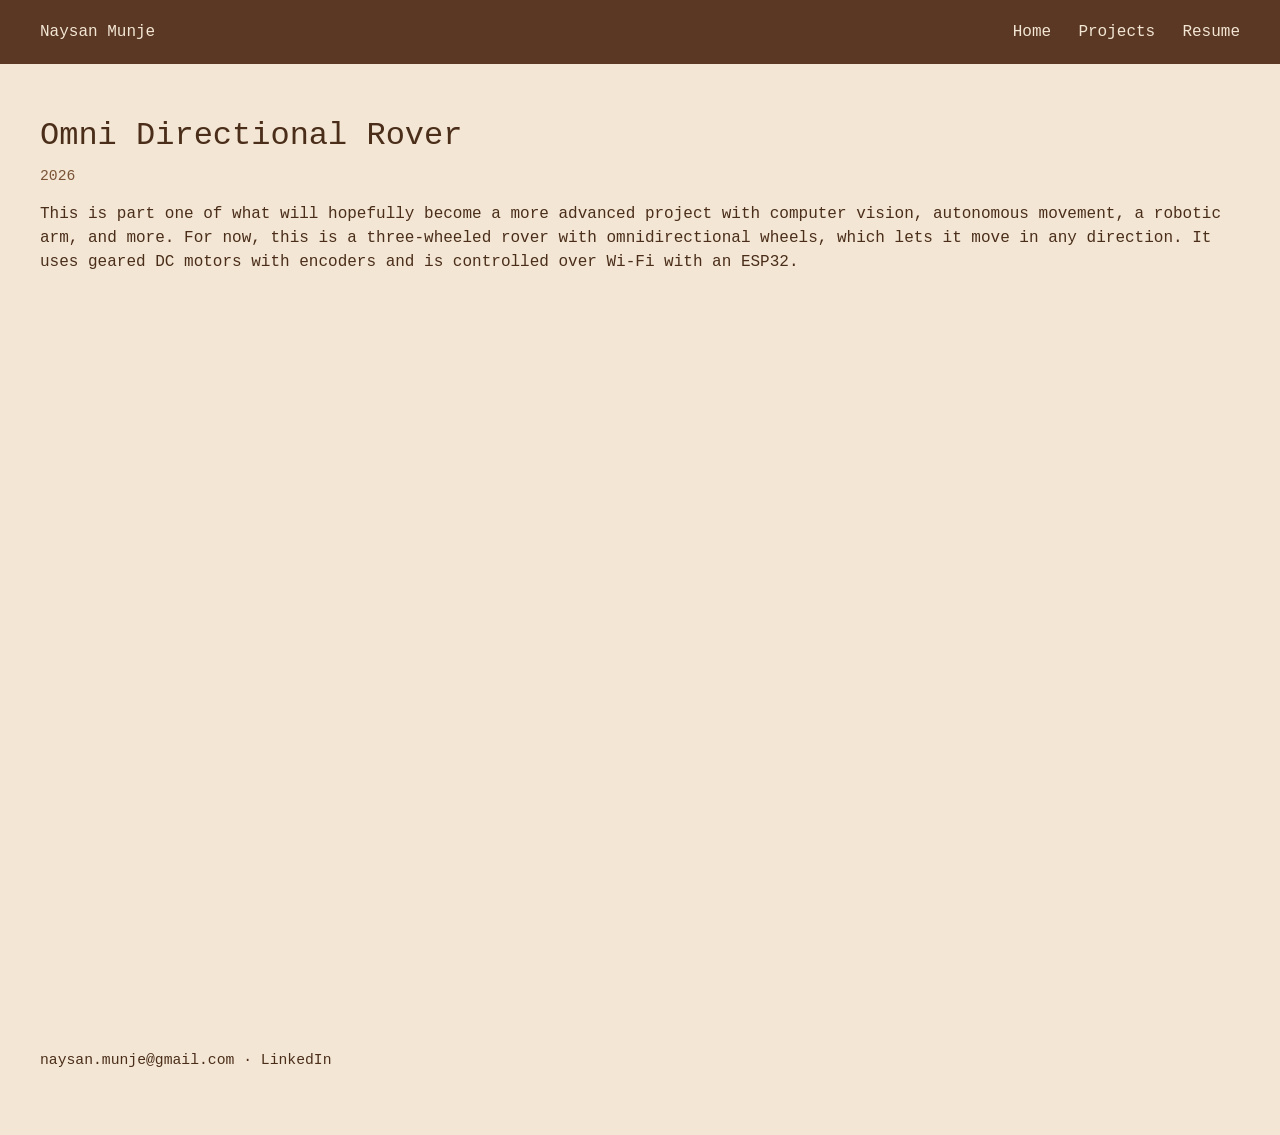
<file: projects/omni-directional-rover/index.html>
<!doctype html>
<html lang="en">
  <head>
    <meta charset="UTF-8" />
    <meta name="viewport" content="width=device-width, initial-scale=1.0" />
    <title>Omni Directional Rover — Naysan Munje</title>
    <link rel="stylesheet" href="../../src/style.css?v=1793333572" />
  </head>
  <body>
    <div class="page">
      <header>
        <a class="logo" href="../../index.html">Naysan Munje</a>
        <nav>
          <a href="../../index.html">Home</a>
          <a href="../../projects/index.html">Projects</a>
          <a href="../../Naysan_Munje_Resume.pdf?v=3" target="_blank" rel="noopener">Resume</a>
        </nav>
      </header>

      <main>
        <article>
          <h1>Omni Directional Rover</h1>
          <span class="date">2026</span>
          <p>This is part one of what will hopefully become a more advanced project with computer vision, autonomous movement, a robotic arm, and more. For now, this is a three-wheeled rover with omnidirectional wheels, which lets it move in any direction. It uses geared DC motors with encoders and is controlled over Wi-Fi with an ESP32.</p>
          <iframe src="https://www.youtube.com/embed/SO_5MdvEu1g" title="Project video" allowfullscreen></iframe>

          
        </article>
      </main>

      <footer>
        <a href="mailto:naysan.munje@gmail.com">naysan.munje@gmail.com</a> <a href="https://www.linkedin.com/in/naysan-munje-257455286/" target="_blank" rel="noopener">LinkedIn</a>
      </footer>
    </div>
  </body>
</html>
</file>
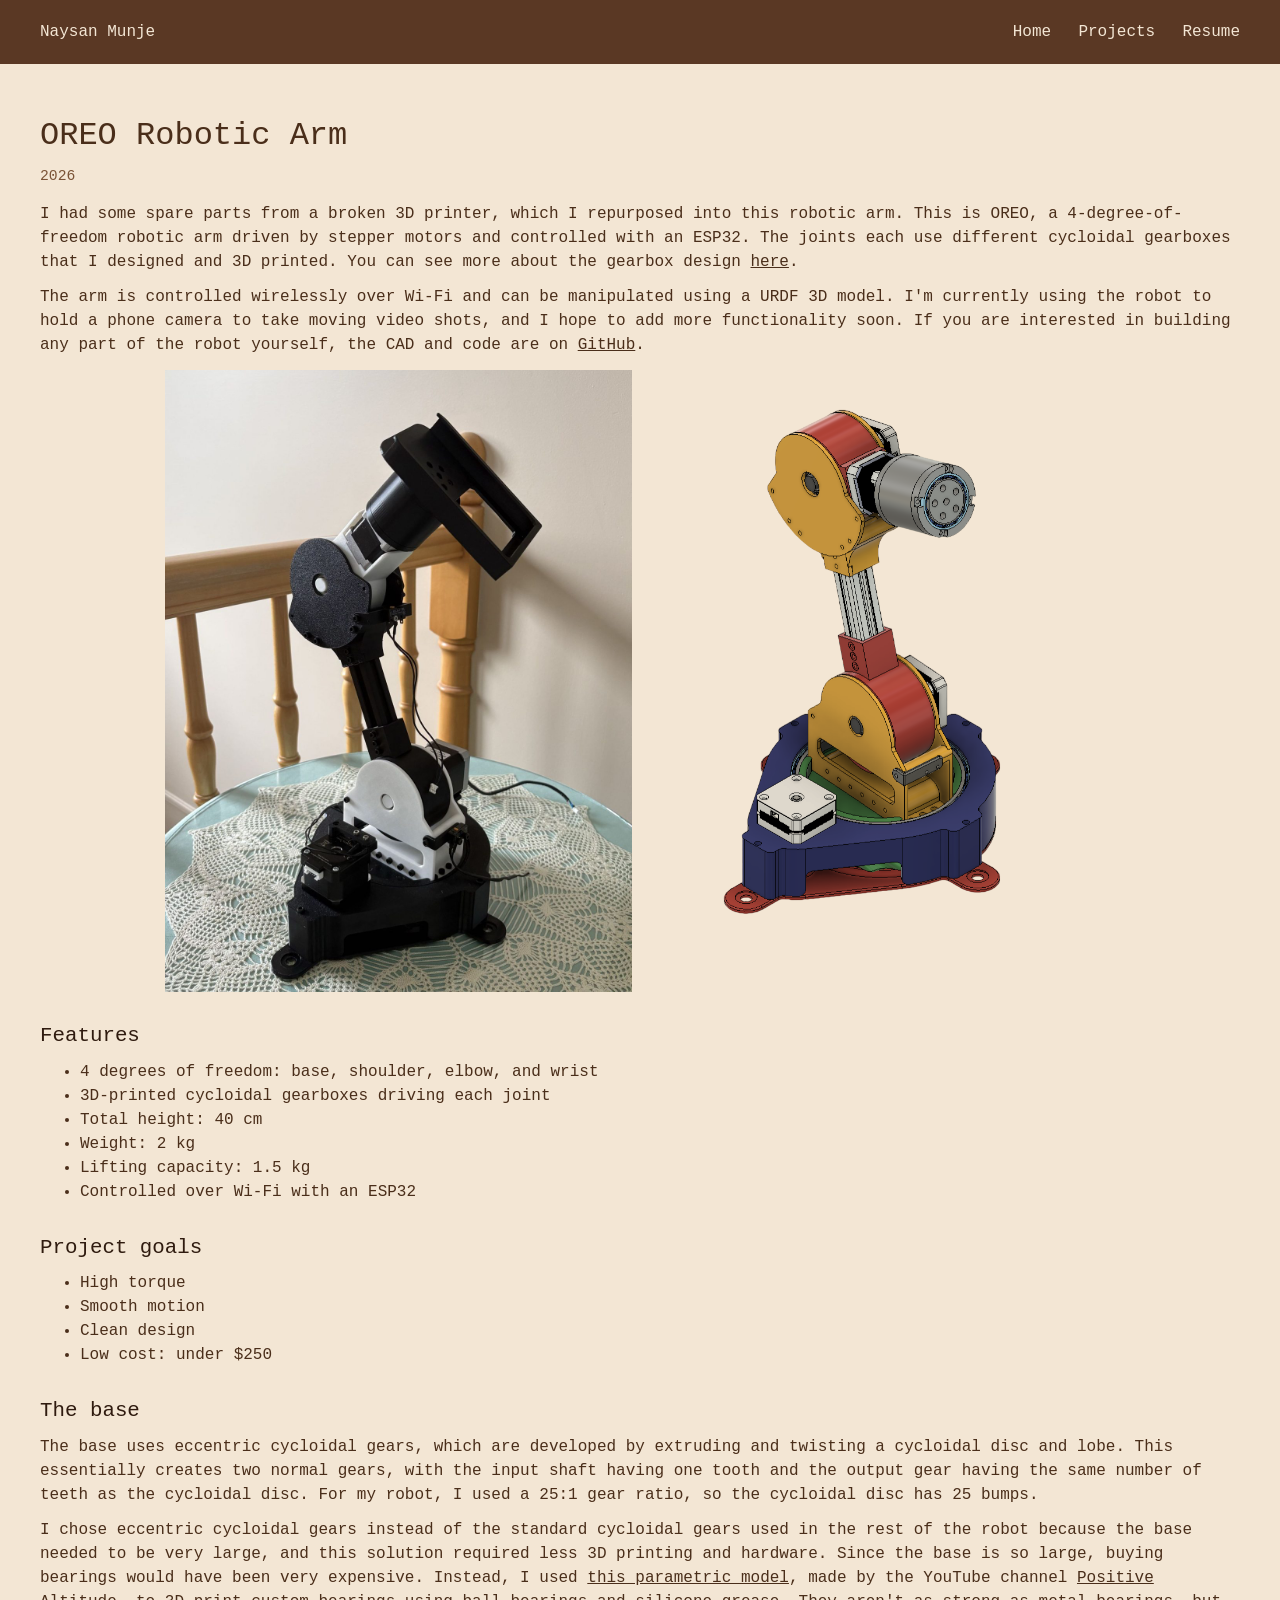
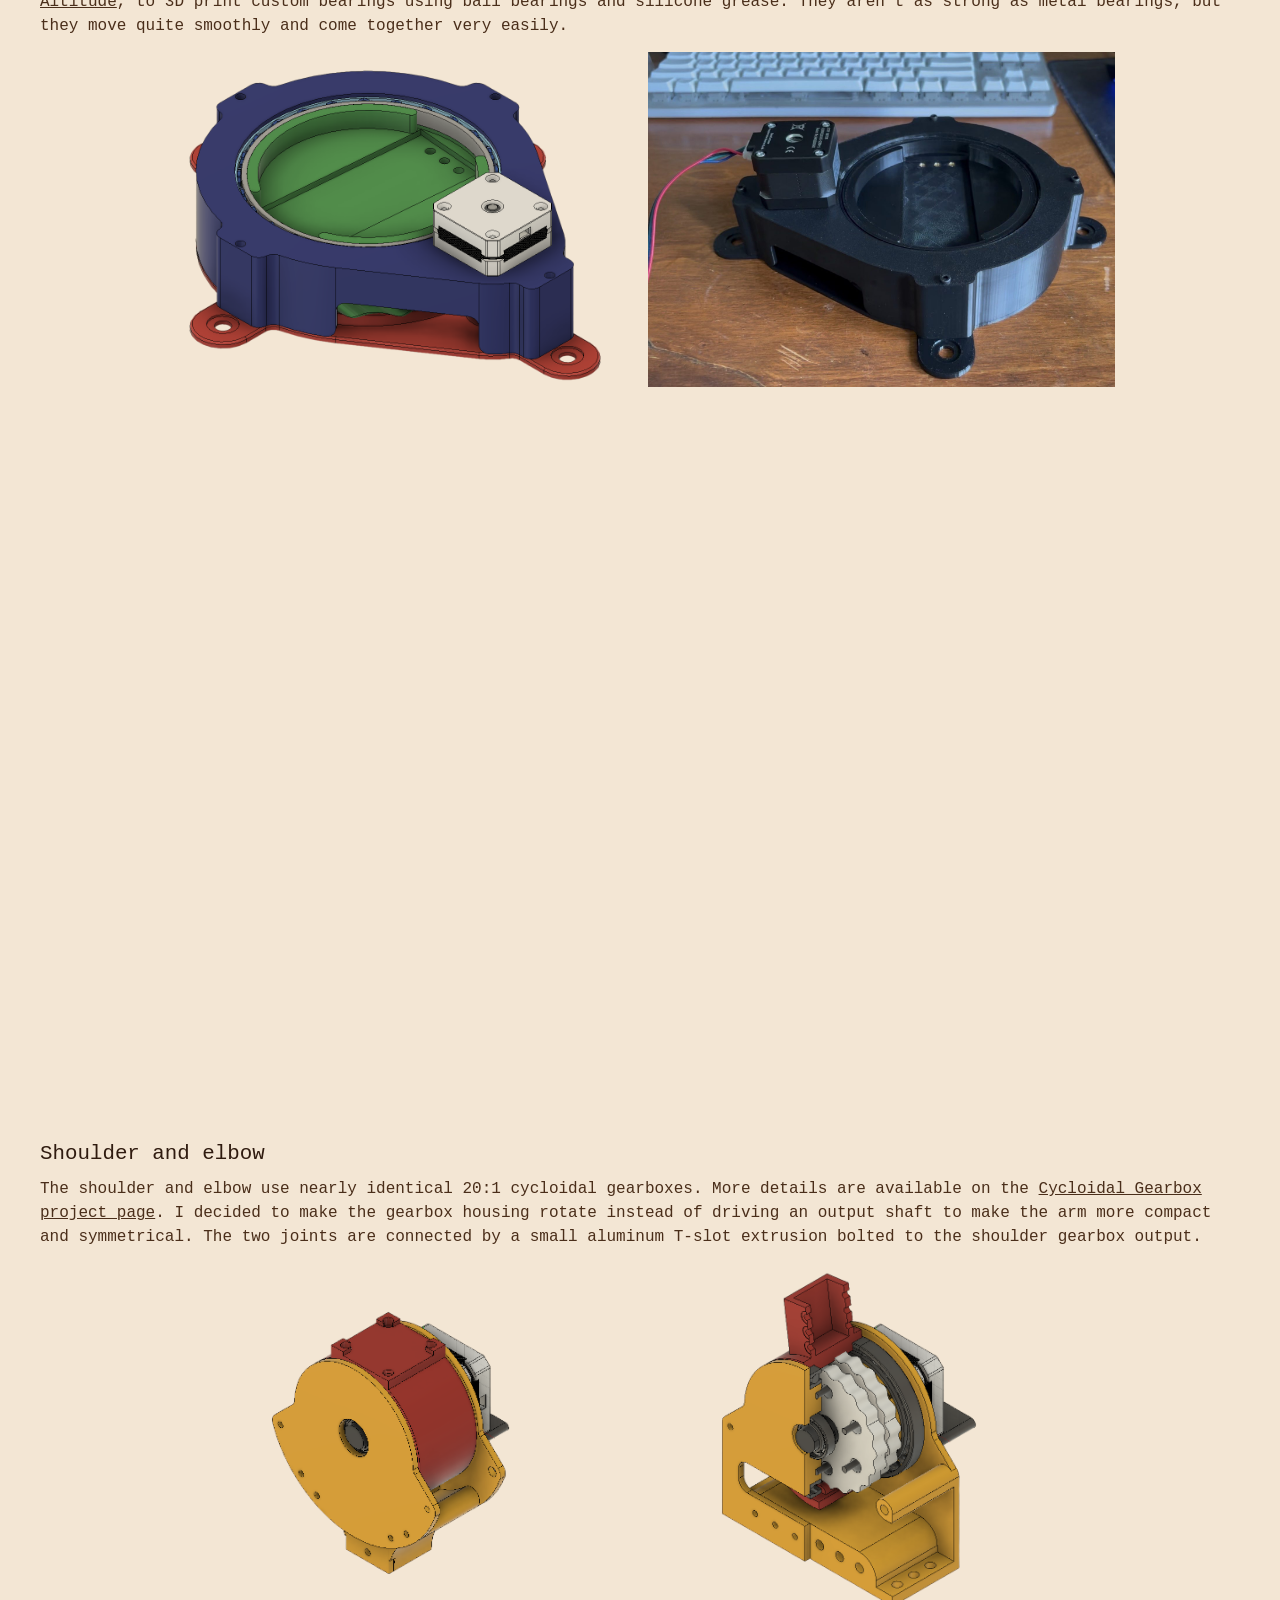
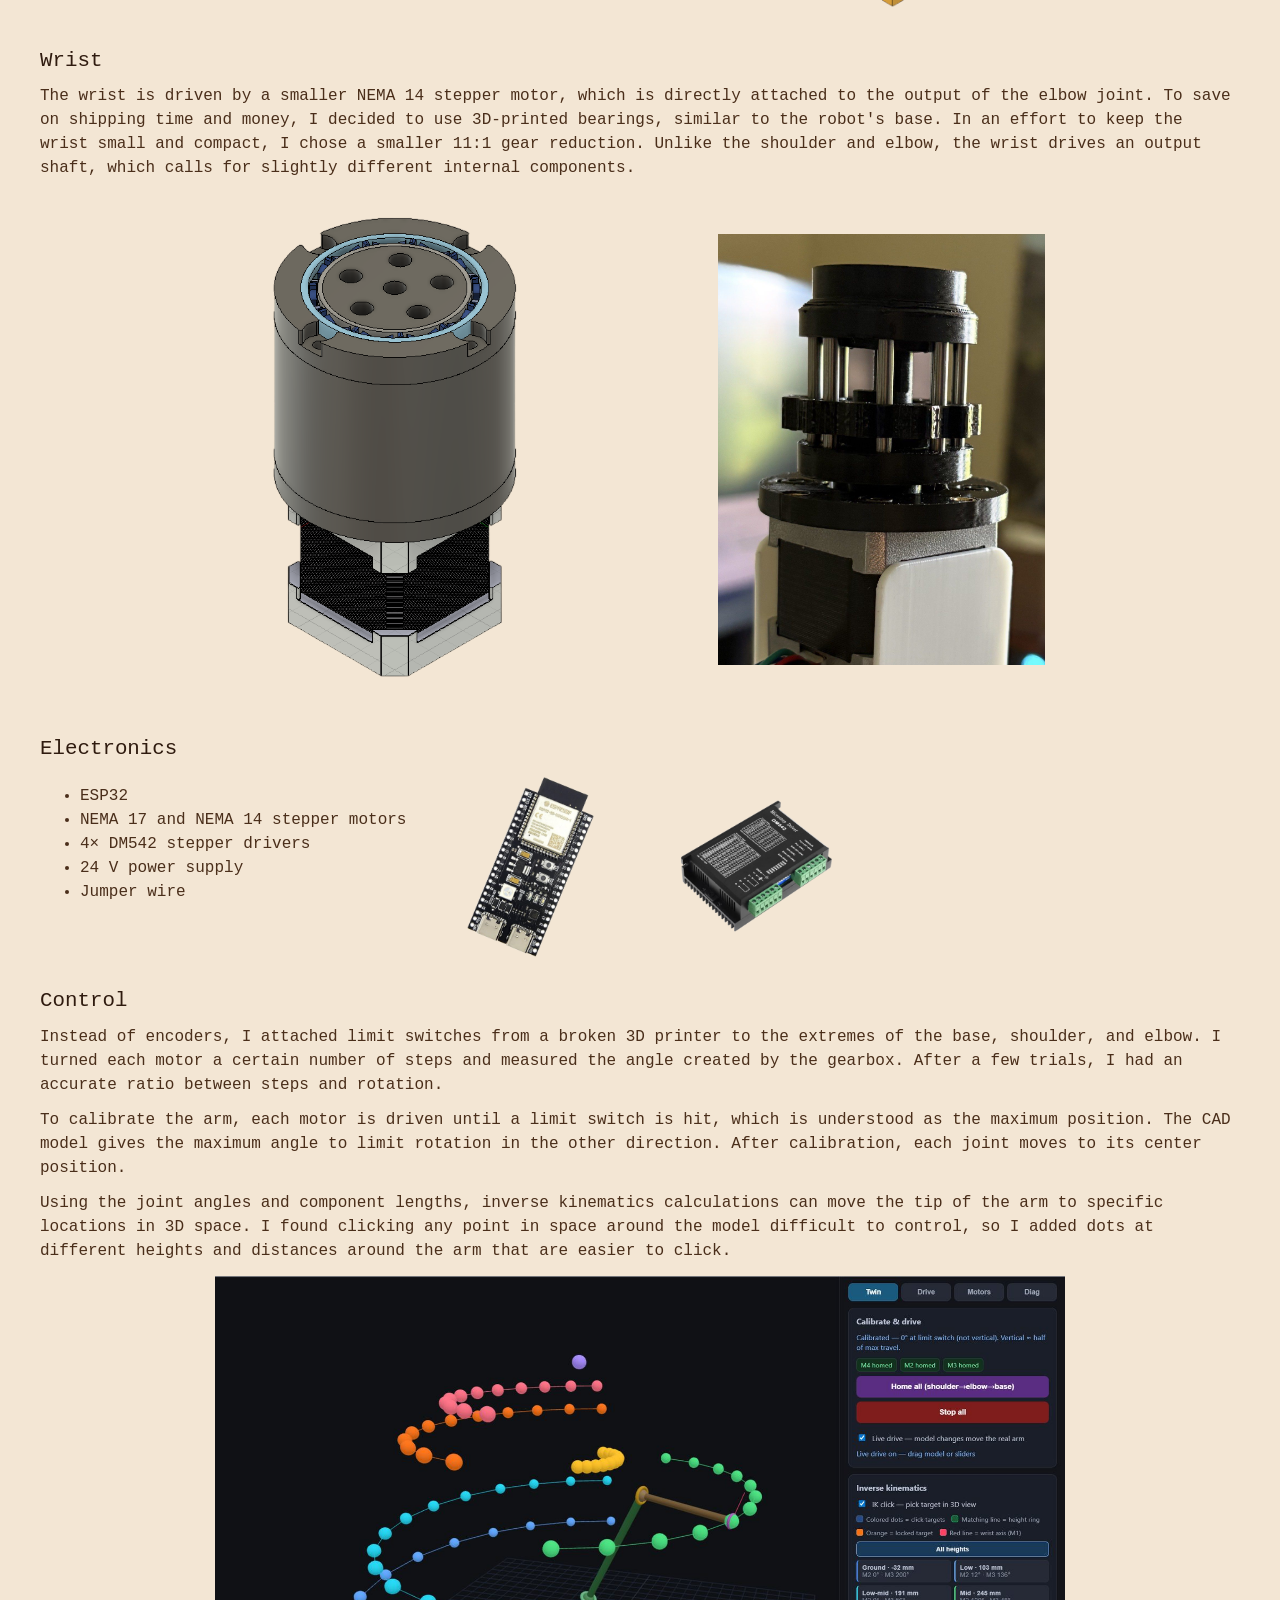
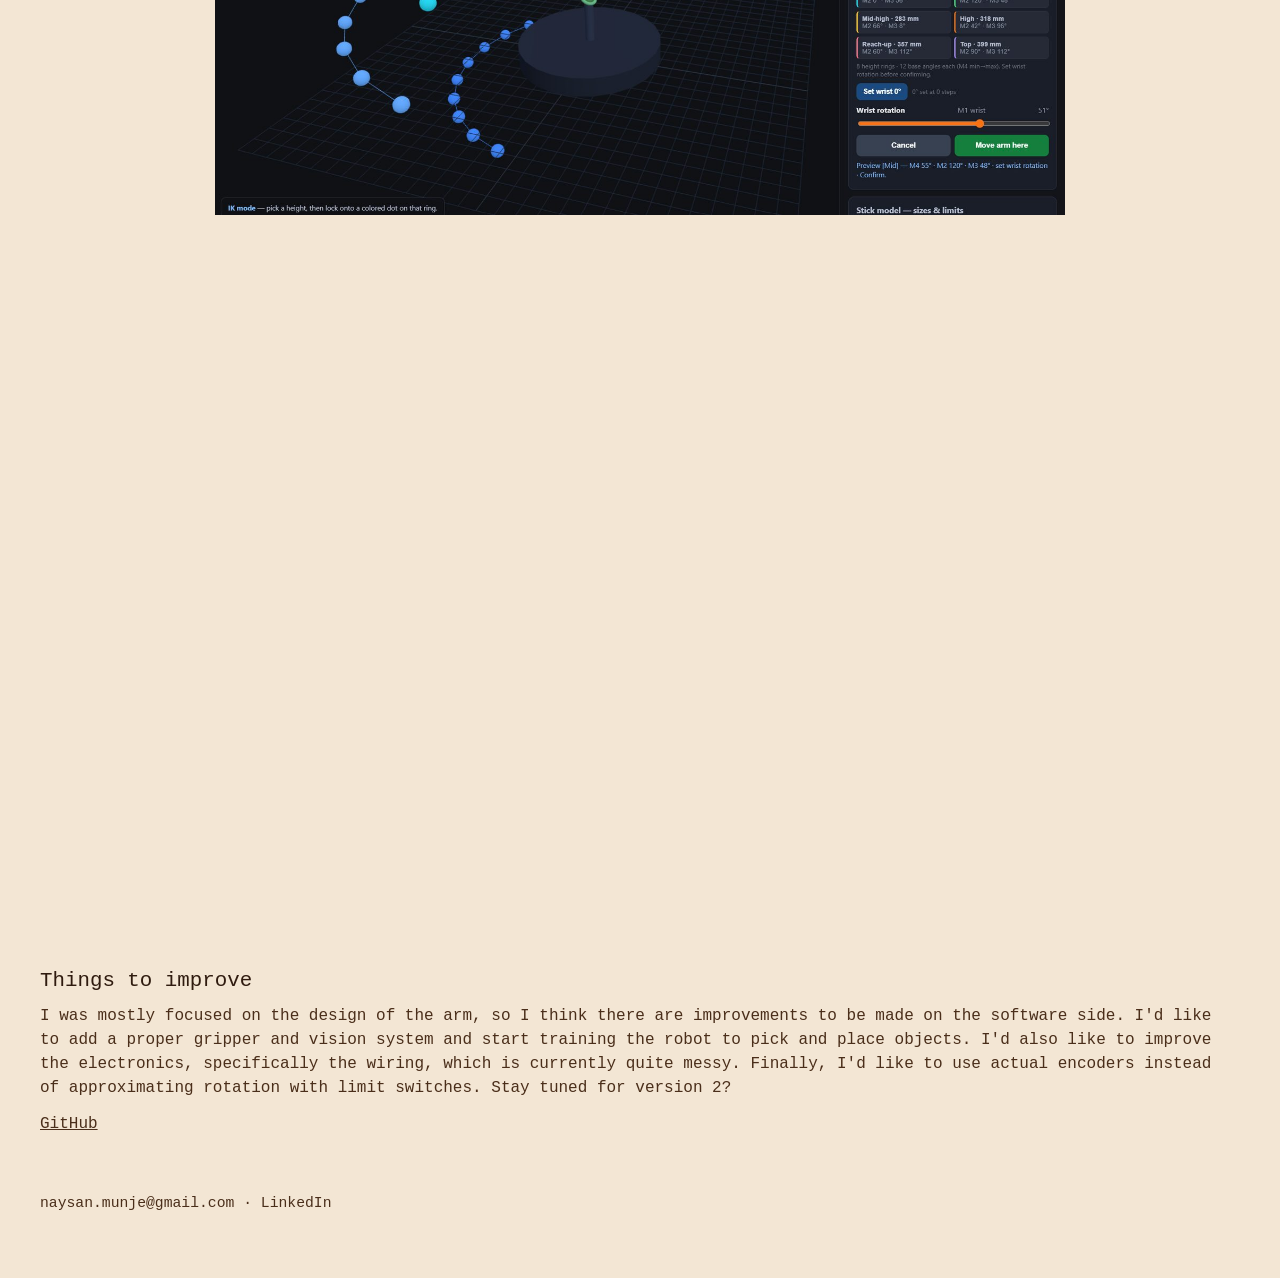
<file: projects/oreo-robot-arm/index.html>
<!doctype html>
<html lang="en">
  <head>
    <meta charset="UTF-8" />
    <meta name="viewport" content="width=device-width, initial-scale=1.0" />
    <title>OREO Robotic Arm — Naysan Munje</title>
    <link rel="stylesheet" href="../../src/style.css?v=1794186620" />
  </head>
  <body>
    <div class="page">
      <header>
        <a class="logo" href="../../index.html">Naysan Munje</a>
        <nav>
          <a href="../../index.html">Home</a>
          <a href="../../projects/index.html">Projects</a>
          <a href="../../Naysan_Munje_Resume.pdf?v=3" target="_blank" rel="noopener">Resume</a>
        </nav>
      </header>

      <main>
        <article>
          <h1>OREO Robotic Arm</h1>
          <span class="date">2026</span>
          <p>I had some spare parts from a broken 3D printer, which I repurposed into this robotic arm. This is OREO, a 4-degree-of-freedom robotic arm driven by stepper motors and controlled with an ESP32. The joints each use different cycloidal gearboxes that I designed and 3D printed. You can see more about the gearbox design <a href="../cycloidal-gearbox/index.html">here</a>.</p>
          <p>The arm is controlled wirelessly over Wi-Fi and can be manipulated using a URDF 3D model. I&#x27;m currently using the robot to hold a phone camera to take moving video shots, and I hope to add more functionality soon. If you are interested in building any part of the robot yourself, the CAD and code are on <a href="https://github.com/NaysanMunje/OREO---robotic-arm">GitHub</a>.</p>
          <div class="media-gallery media-gallery-equal"><img alt="" src="_docx_media/img01.jpg" loading="lazy" decoding="async" /><img alt="" src="_docx_media/img02.png" loading="lazy" decoding="async" /></div>
          <h2>Features</h2>
          <ul><li>4 degrees of freedom: base, shoulder, elbow, and wrist</li><li>3D-printed cycloidal gearboxes driving each joint</li><li>Total height: 40 cm</li><li>Weight: 2 kg</li><li>Lifting capacity: 1.5 kg</li><li>Controlled over Wi-Fi with an ESP32</li></ul>
          <h2>Project goals</h2>
          <ul><li>High torque</li><li>Smooth motion</li><li>Clean design</li><li>Low cost: under $250</li></ul>
          <h2>The base</h2>
          <p>The base uses eccentric cycloidal gears, which are developed by extruding and twisting a cycloidal disc and lobe. This essentially creates two normal gears, with the input shaft having one tooth and the output gear having the same number of teeth as the cycloidal disc. For my robot, I used a 25:1 gear ratio, so the cycloidal disc has 25 bumps.</p>
          <p>I chose eccentric cycloidal gears instead of the standard cycloidal gears used in the rest of the robot because the base needed to be very large, and this solution required less 3D printing and hardware. Since the base is so large, buying bearings would have been very expensive. Instead, I used <a href="https://cad.onshape.com/documents/bab27899d3f760d83f0aeec4/w/1b1752c6295bf89c5b182d23/e/62e4dca1fa2dfc144c244eaa">this parametric model</a>, made by the YouTube channel <a href="https://www.youtube.com/@Positive_Altitude">Positive Altitude</a>, to 3D print custom bearings using ball bearings and silicone grease. They aren&#x27;t as strong as metal bearings, but they move quite smoothly and come together very easily.</p>
          <div class="media-gallery"><img alt="" src="_docx_media/img03.png" loading="lazy" decoding="async" /><img alt="" src="_docx_media/img04.jpg" loading="lazy" decoding="async" /></div>
          <iframe src="https://www.youtube.com/embed/mjgDUBLB1Pw" title="Project video" allowfullscreen></iframe>
          <h2>Shoulder and elbow</h2>
          <p>The shoulder and elbow use nearly identical 20:1 cycloidal gearboxes. More details are available on the <a href="../cycloidal-gearbox/index.html">Cycloidal Gearbox project page</a>. I decided to make the gearbox housing rotate instead of driving an output shaft to make the arm more compact and symmetrical. The two joints are connected by a small aluminum T-slot extrusion bolted to the shoulder gearbox output.</p>
          <div class="media-gallery"><img alt="" src="_docx_media/img05.png" loading="lazy" decoding="async" /><img alt="" src="_docx_media/img06.png" loading="lazy" decoding="async" /></div>
          <h2>Wrist</h2>
          <p>The wrist is driven by a smaller NEMA 14 stepper motor, which is directly attached to the output of the elbow joint. To save on shipping time and money, I decided to use 3D-printed bearings, similar to the robot&#x27;s base. In an effort to keep the wrist small and compact, I chose a smaller 11:1 gear reduction. Unlike the shoulder and elbow, the wrist drives an output shaft, which calls for slightly different internal components.</p>
          <div class="media-gallery media-gallery-small-second"><img alt="" src="_docx_media/img07.png" loading="lazy" decoding="async" /><img alt="" src="_docx_media/img08.jpg" loading="lazy" decoding="async" /></div>
          <h2>Electronics</h2>
          <div class="beside beside-right"><div class="beside-text"><ul><li>ESP32</li><li>NEMA 17 and NEMA 14 stepper motors</li><li>4× DM542 stepper drivers</li><li>24 V power supply</li><li>Jumper wire</li></ul></div><div class="beside-media"><img alt="" src="_docx_media/esp32-transparent.png" loading="lazy" decoding="async" /><img alt="" src="_docx_media/dm542-transparent.png" loading="lazy" decoding="async" /></div></div>
          <h2>Control</h2>
          <p>Instead of encoders, I attached limit switches from a broken 3D printer to the extremes of the base, shoulder, and elbow. I turned each motor a certain number of steps and measured the angle created by the gearbox. After a few trials, I had an accurate ratio between steps and rotation.</p>
          <p>To calibrate the arm, each motor is driven until a limit switch is hit, which is understood as the maximum position. The CAD model gives the maximum angle to limit rotation in the other direction. After calibration, each joint moves to its center position.</p>
          <p>Using the joint angles and component lengths, inverse kinematics calculations can move the tip of the arm to specific locations in 3D space. I found clicking any point in space around the model difficult to control, so I added dots at different heights and distances around the arm that are easier to click.</p>
          <figure class="media-below"><img alt="OREO&#x27;s URDF control interface and inverse-kinematics targets" src="_docx_media/img09.jpg" loading="lazy" decoding="async" /></figure>
          <iframe src="https://www.youtube.com/embed/RG46b9AI338" title="Project video" allowfullscreen></iframe>
          <h2>Things to improve</h2>
          <p>I was mostly focused on the design of the arm, so I think there are improvements to be made on the software side. I&#x27;d like to add a proper gripper and vision system and start training the robot to pick and place objects. I&#x27;d also like to improve the electronics, specifically the wiring, which is currently quite messy. Finally, I&#x27;d like to use actual encoders instead of approximating rotation with limit switches. Stay tuned for version 2?</p>
          <p><a href="https://github.com/NaysanMunje/OREO---robotic-arm">GitHub</a></p>
          
        </article>
      </main>

      <footer>
        <a href="mailto:naysan.munje@gmail.com">naysan.munje@gmail.com</a> <a href="https://www.linkedin.com/in/naysan-munje-257455286/" target="_blank" rel="noopener">LinkedIn</a>
      </footer>
    </div>
  </body>
</html>
</file>
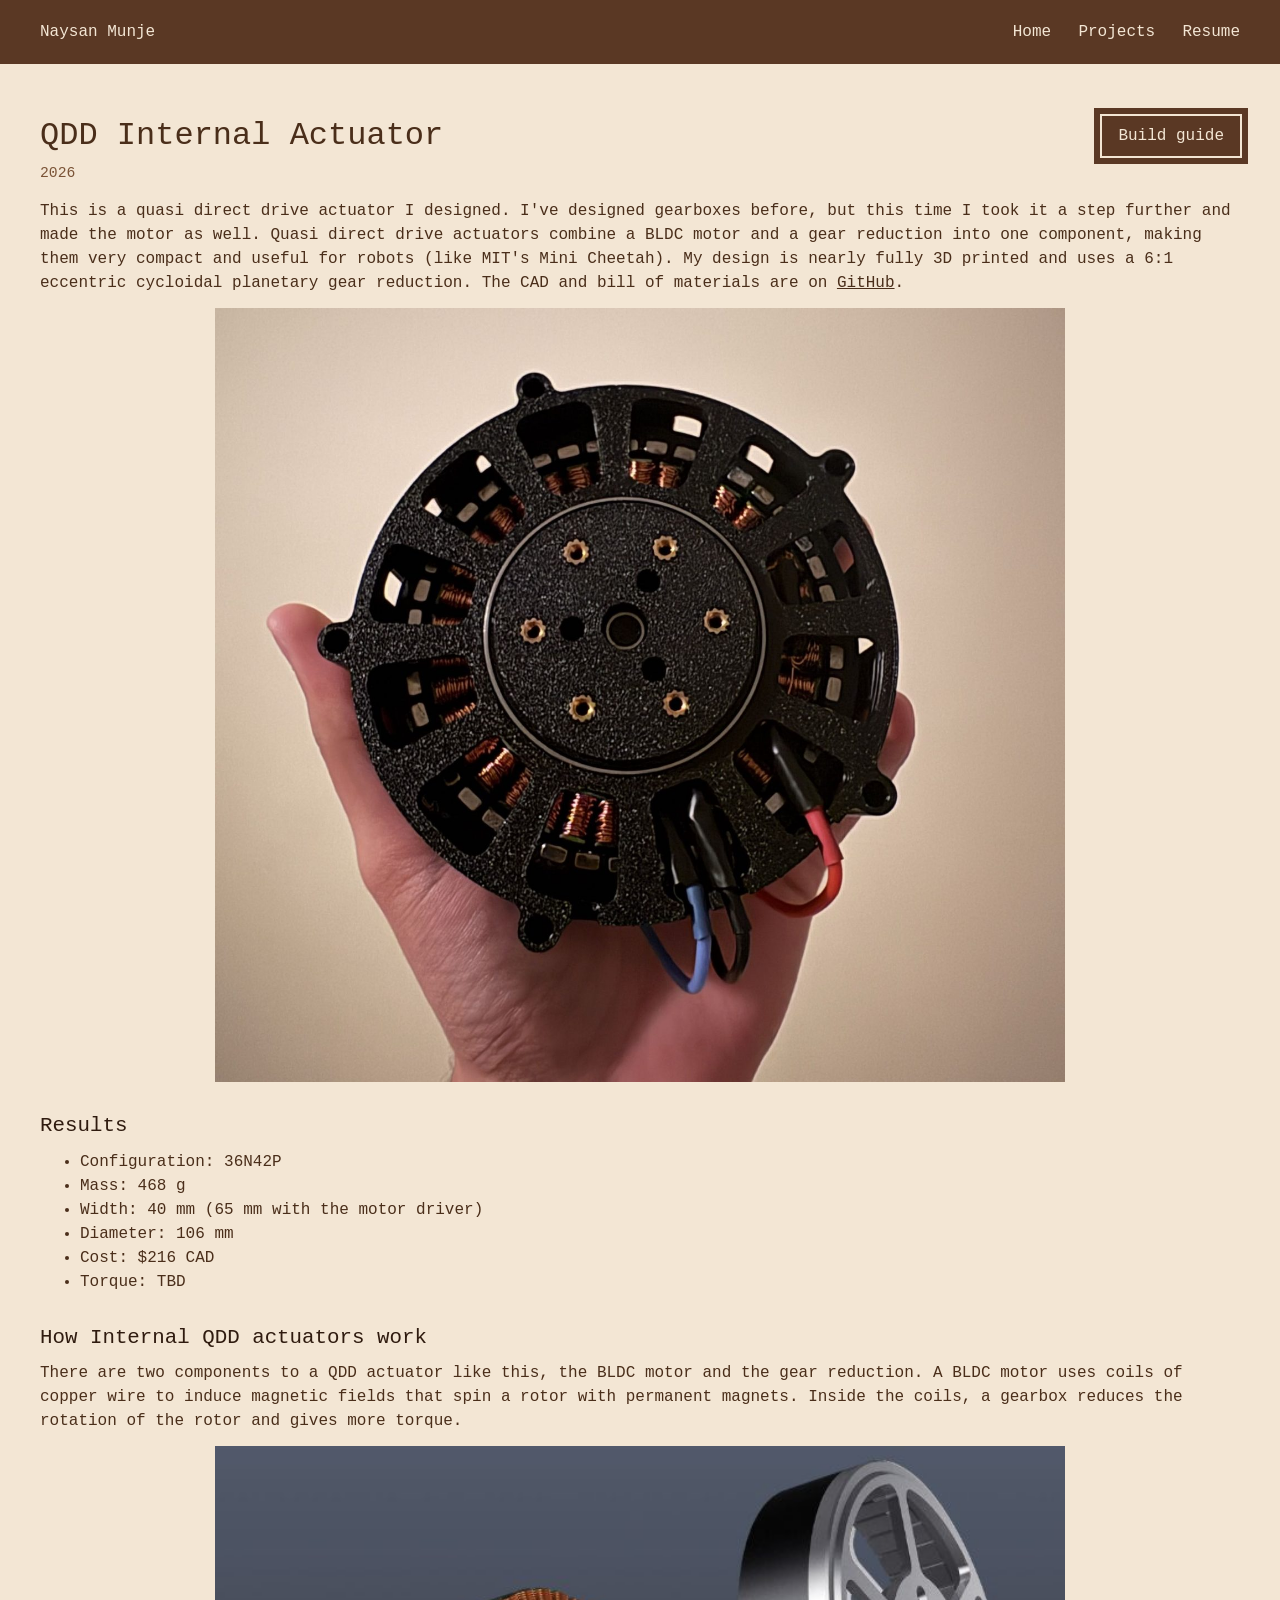
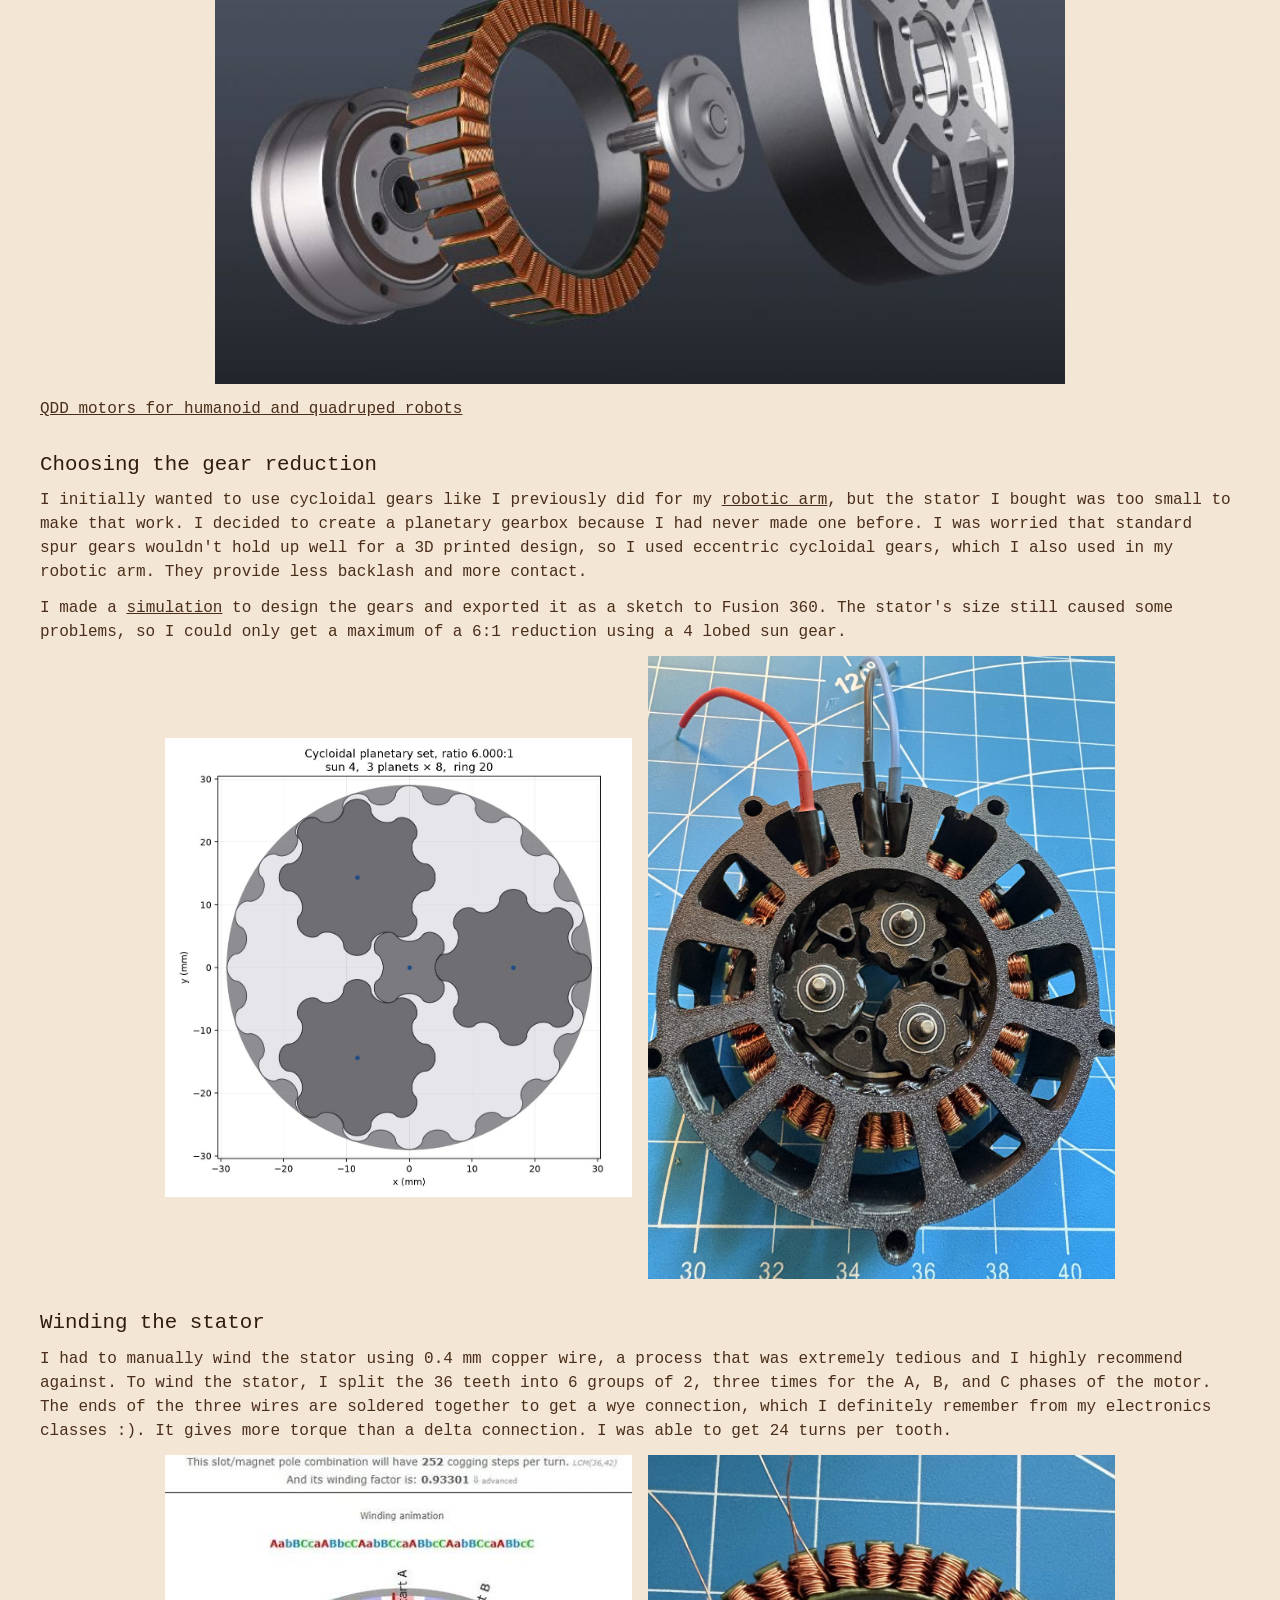
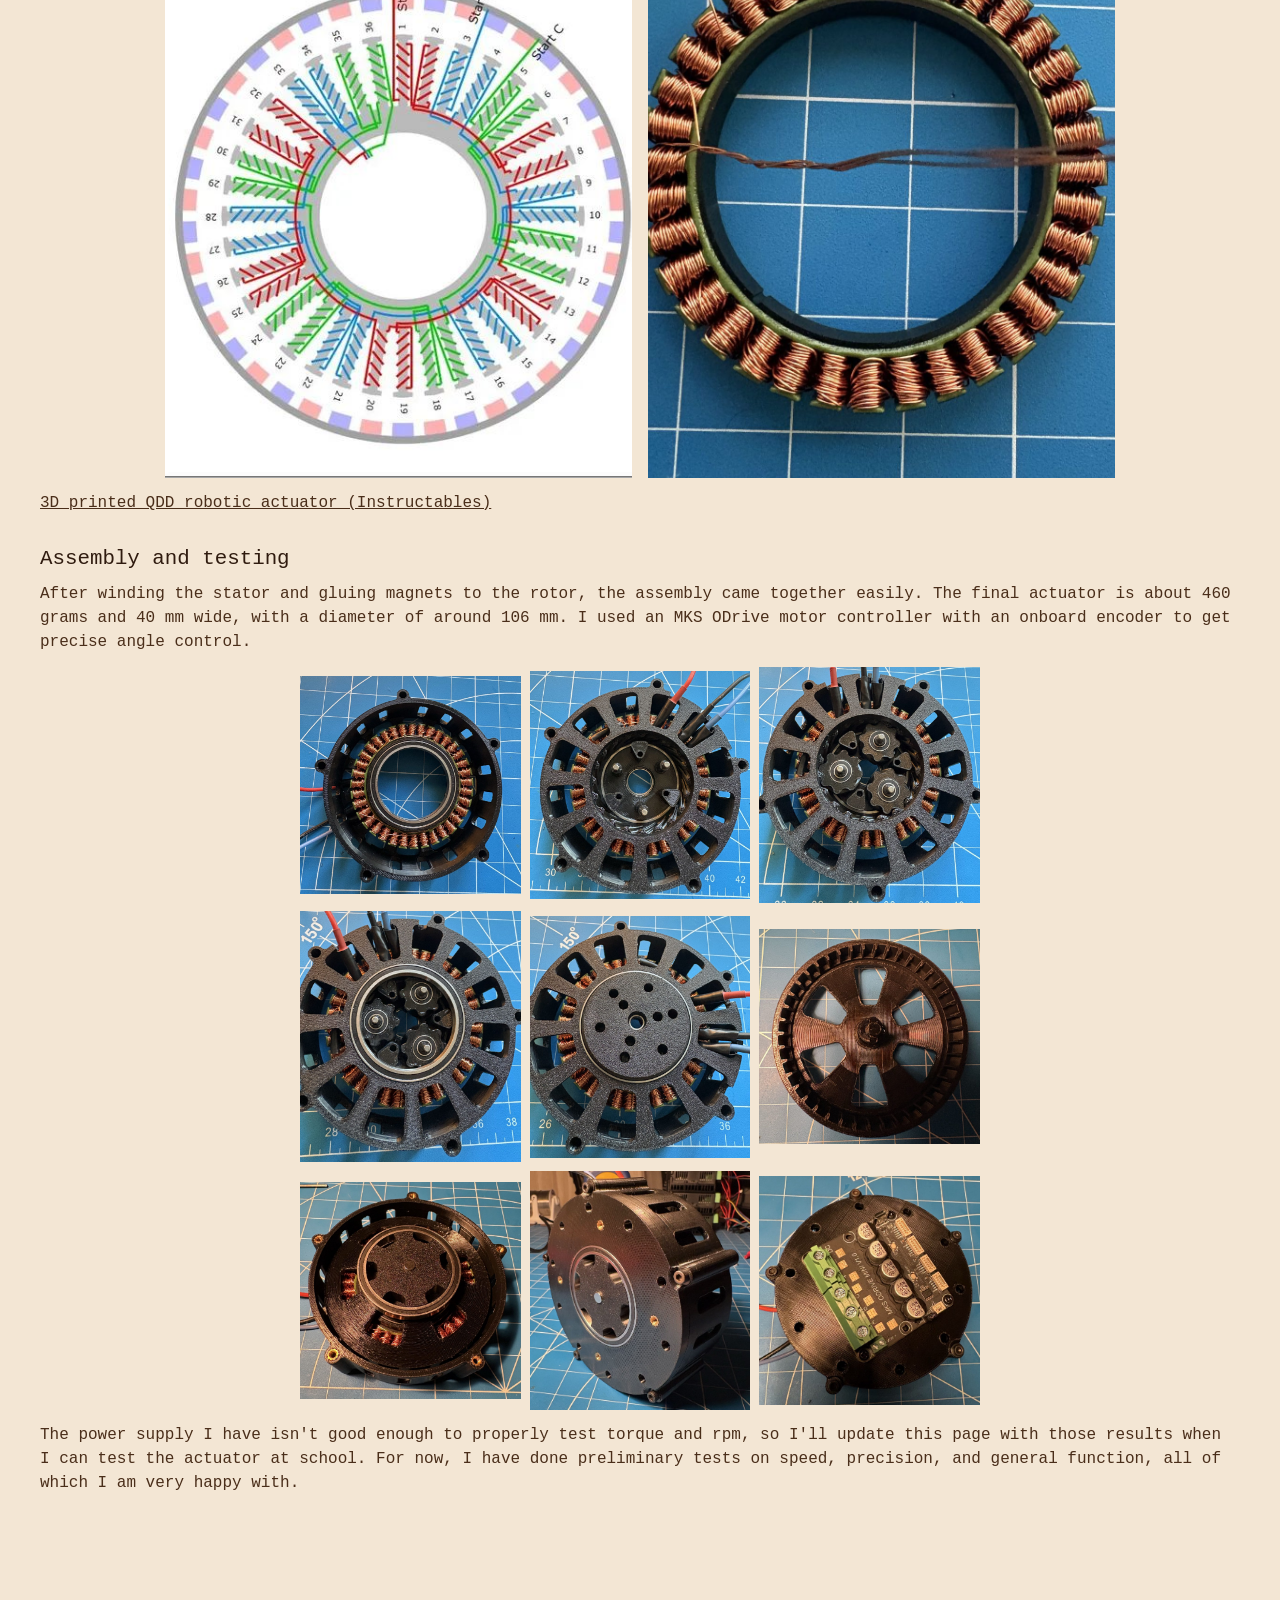
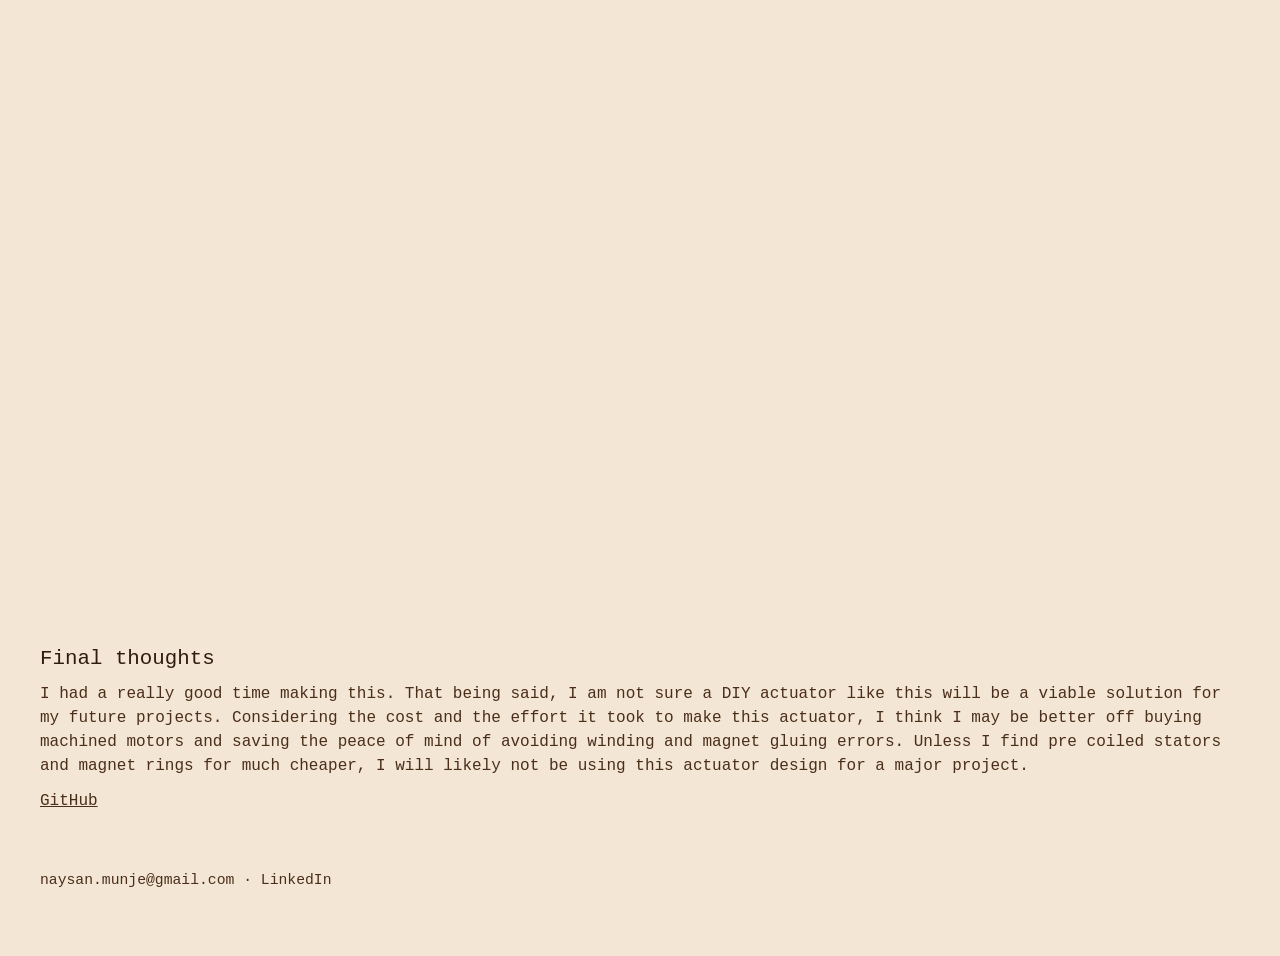
<file: projects/qdd-actuator/index.html>
<!doctype html>
<html lang="en">
  <head>
    <meta charset="UTF-8" />
    <meta name="viewport" content="width=device-width, initial-scale=1.0" />
    <title>QDD Internal Actuator — Naysan Munje</title>
    <link rel="stylesheet" href="../../src/style.css?v=1794188500" />
  </head>
  <body>
    <div class="page">
      <header>
        <a class="logo" href="../../index.html">Naysan Munje</a>
        <nav>
          <a href="../../index.html">Home</a>
          <a href="../../projects/index.html">Projects</a>
          <a href="../../Naysan_Munje_Resume.pdf?v=3" target="_blank" rel="noopener">Resume</a>
        </nav>
      </header>

      <main>
        <article>
          <div class="title-row">
            <h1>QDD Internal Actuator</h1>
            <a class="guide-button" href="build-guide.html">Build guide</a>
          </div>
          <span class="date">2026</span>
          <p>This is a quasi direct drive actuator I designed. I&#x27;ve designed gearboxes before, but this time I took it a step further and made the motor as well. Quasi direct drive actuators combine a BLDC motor and a gear reduction into one component, making them very compact and useful for robots (like MIT&#x27;s Mini Cheetah). My design is nearly fully 3D printed and uses a 6:1 eccentric cycloidal planetary gear reduction. The CAD and bill of materials are on <a href="https://github.com/NaysanMunje/3D-printed-QDD-actuator">GitHub</a>.</p>
          <figure class="media-below"><img alt="Finished QDD actuator" src="_docx_media/image12.jpg" loading="lazy" decoding="async" /></figure>
          <h2>Results</h2>
          <ul><li>Configuration: 36N42P</li><li>Mass: 468 g</li><li>Width: 40 mm (65 mm with the motor driver)</li><li>Diameter: 106 mm</li><li>Cost: $216 CAD</li><li>Torque: TBD</li></ul>
          <h2>How Internal QDD actuators work</h2>
          <p>There are two components to a QDD actuator like this, the BLDC motor and the gear reduction. A BLDC motor uses coils of copper wire to induce magnetic fields that spin a rotor with permanent magnets. Inside the coils, a gearbox reduces the rotation of the rotor and gives more torque.</p>
          <figure class="media-below"><img alt="Exploded view of a QDD motor" src="_docx_media/image2.jpg" loading="lazy" decoding="async" /></figure>
          <p><a href="https://www.cubemars.com/qdd-motors-for-humanoid-and-quadruped-robots.html">QDD motors for humanoid and quadruped robots</a></p>
          <h2>Choosing the gear reduction</h2>
          <p>I initially wanted to use cycloidal gears like I previously did for my <a href="../cycloidal-gearbox/index.html">robotic arm</a>, but the stator I bought was too small to make that work. I decided to create a planetary gearbox because I had never made one before. I was worried that standard spur gears wouldn&#x27;t hold up well for a 3D printed design, so I used eccentric cycloidal gears, which I also used in my robotic arm. They provide less backlash and more contact.</p>
          <p>I made a <a href="https://github.com/NaysanMunje/cycloidal-planetary-gear-generator">simulation</a> to design the gears and exported it as a sketch to Fusion 360. The stator&#x27;s size still caused some problems, so I could only get a maximum of a 6:1 reduction using a 4 lobed sun gear.</p>
          <div class="media-gallery"><img alt="" src="_docx_media/image1.jpg" loading="lazy" decoding="async" /><img alt="" src="_docx_media/image11.jpg" loading="lazy" decoding="async" /></div>
          <h2>Winding the stator</h2>
          <p>I had to manually wind the stator using 0.4 mm copper wire, a process that was extremely tedious and I highly recommend against. To wind the stator, I split the 36 teeth into 6 groups of 2, three times for the A, B, and C phases of the motor. The ends of the three wires are soldered together to get a wye connection, which I definitely remember from my electronics classes :). It gives more torque than a delta connection. I was able to get 24 turns per tooth.</p>
          <div class="media-gallery media-gallery-equal"><img alt="" src="_docx_media/image3.jpg" loading="lazy" decoding="async" /><img alt="" src="_docx_media/image10.jpg" loading="lazy" decoding="async" /></div>
          <p><a href="https://www.instructables.com/3D-Printed-QDD-Robotic-Actuator-MIT-Mini-Cheetah-C/">3D printed QDD robotic actuator (Instructables)</a></p>
          <h2>Assembly and testing</h2>
          <p>After winding the stator and gluing magnets to the rotor, the assembly came together easily. The final actuator is about 460 grams and 40 mm wide, with a diameter of around 106 mm. I used an MKS ODrive motor controller with an onboard encoder to get precise angle control.</p>
          <div class="media-gallery media-gallery-grid3"><img alt="" src="_docx_media/image13.jpg" loading="lazy" decoding="async" /><img alt="" src="_docx_media/image8.jpg" loading="lazy" decoding="async" /><img alt="" src="_docx_media/image11b.jpg" loading="lazy" decoding="async" /><img alt="" src="_docx_media/image5.jpg" loading="lazy" decoding="async" /><img alt="" src="_docx_media/image9.jpg" loading="lazy" decoding="async" /><img alt="" src="_docx_media/image14.jpg" loading="lazy" decoding="async" /><img alt="" src="_docx_media/image4.jpg" loading="lazy" decoding="async" /><img alt="" src="_docx_media/image15.jpg" loading="lazy" decoding="async" /><img alt="" src="_docx_media/image7.jpg" loading="lazy" decoding="async" /></div>
          <p>The power supply I have isn&#x27;t good enough to properly test torque and rpm, so I&#x27;ll update this page with those results when I can test the actuator at school. For now, I have done preliminary tests on speed, precision, and general function, all of which I am very happy with.</p>
          <iframe src="https://www.youtube.com/embed/KFMwBq777qw" title="Project video" allowfullscreen></iframe>
          <h2>Final thoughts</h2>
          <p>I had a really good time making this. That being said, I am not sure a DIY actuator like this will be a viable solution for my future projects. Considering the cost and the effort it took to make this actuator, I think I may be better off buying machined motors and saving the peace of mind of avoiding winding and magnet gluing errors. Unless I find pre coiled stators and magnet rings for much cheaper, I will likely not be using this actuator design for a major project.</p>
          <p><a href="https://github.com/NaysanMunje/3D-printed-QDD-actuator">GitHub</a></p>
          
        </article>
      </main>

      <footer>
        <a href="mailto:naysan.munje@gmail.com">naysan.munje@gmail.com</a> <a href="https://www.linkedin.com/in/naysan-munje-257455286/" target="_blank" rel="noopener">LinkedIn</a>
      </footer>
    </div>
  </body>
</html>
</file>
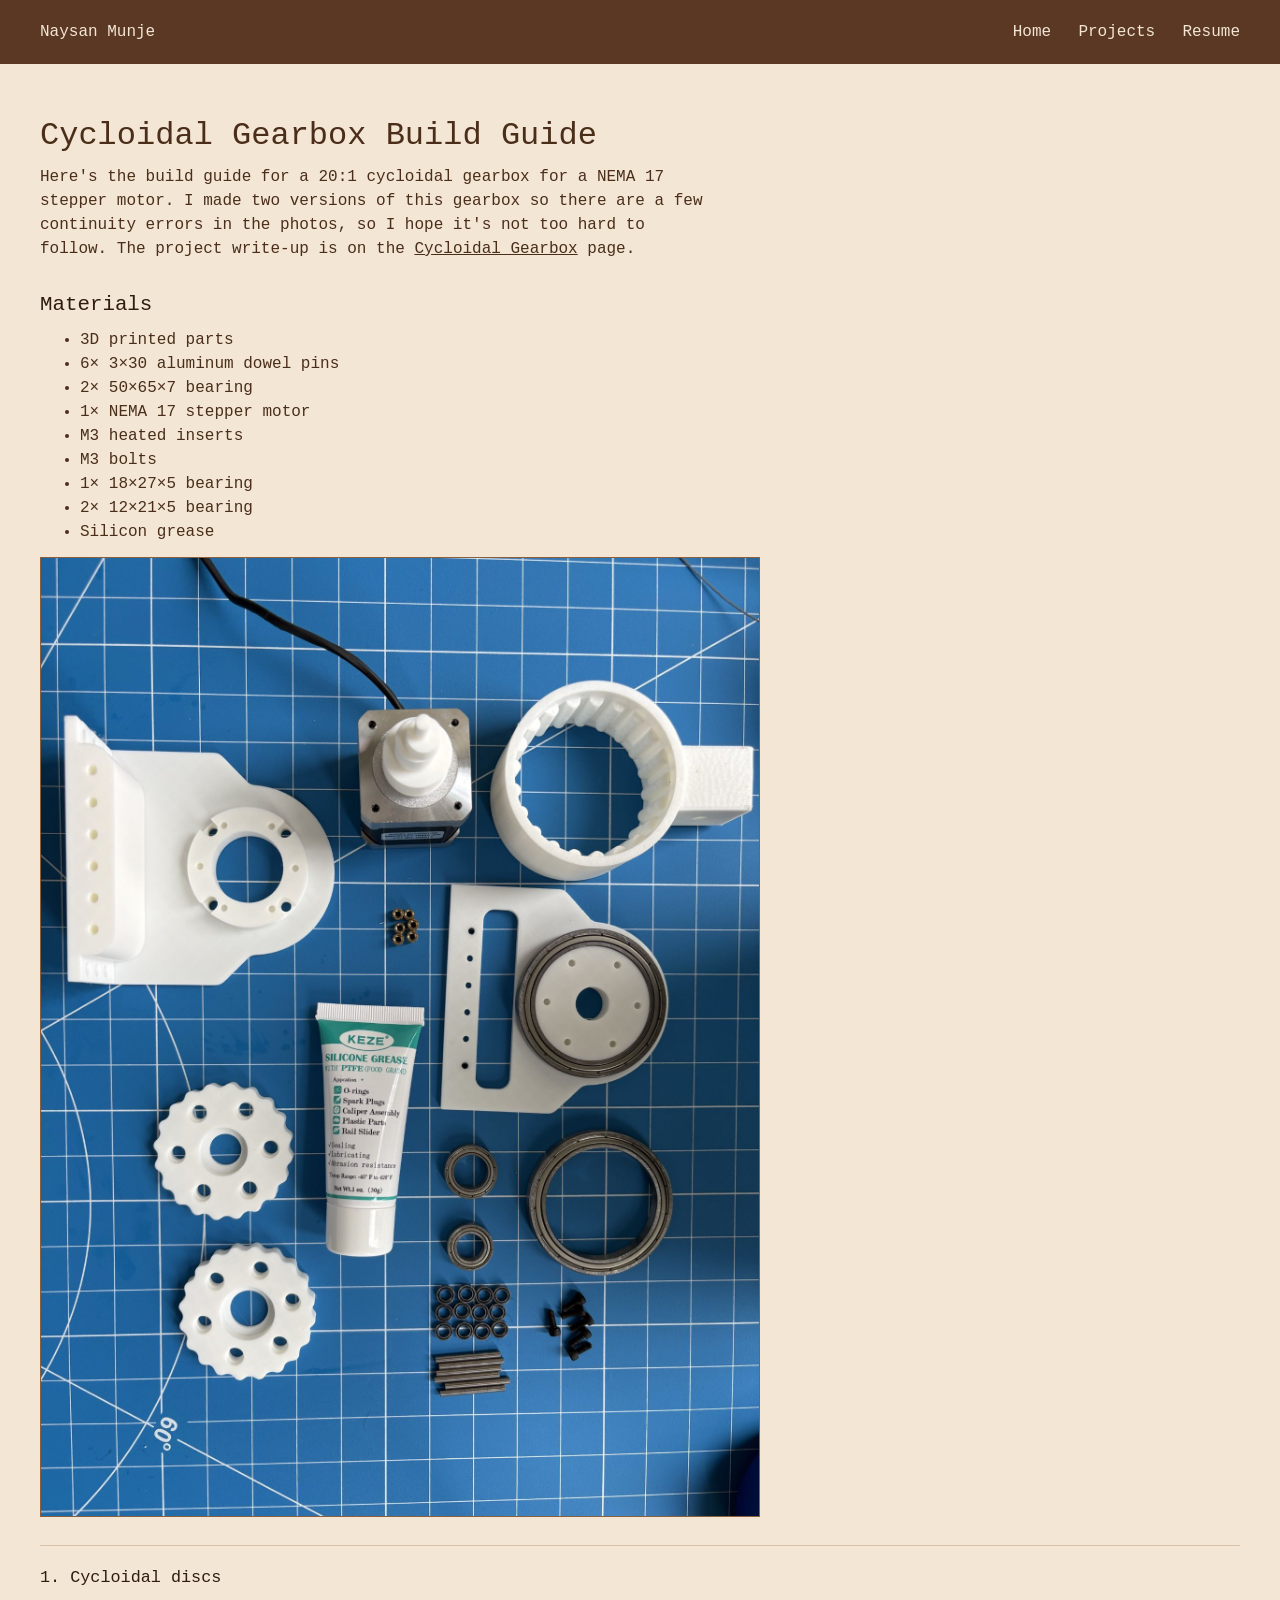
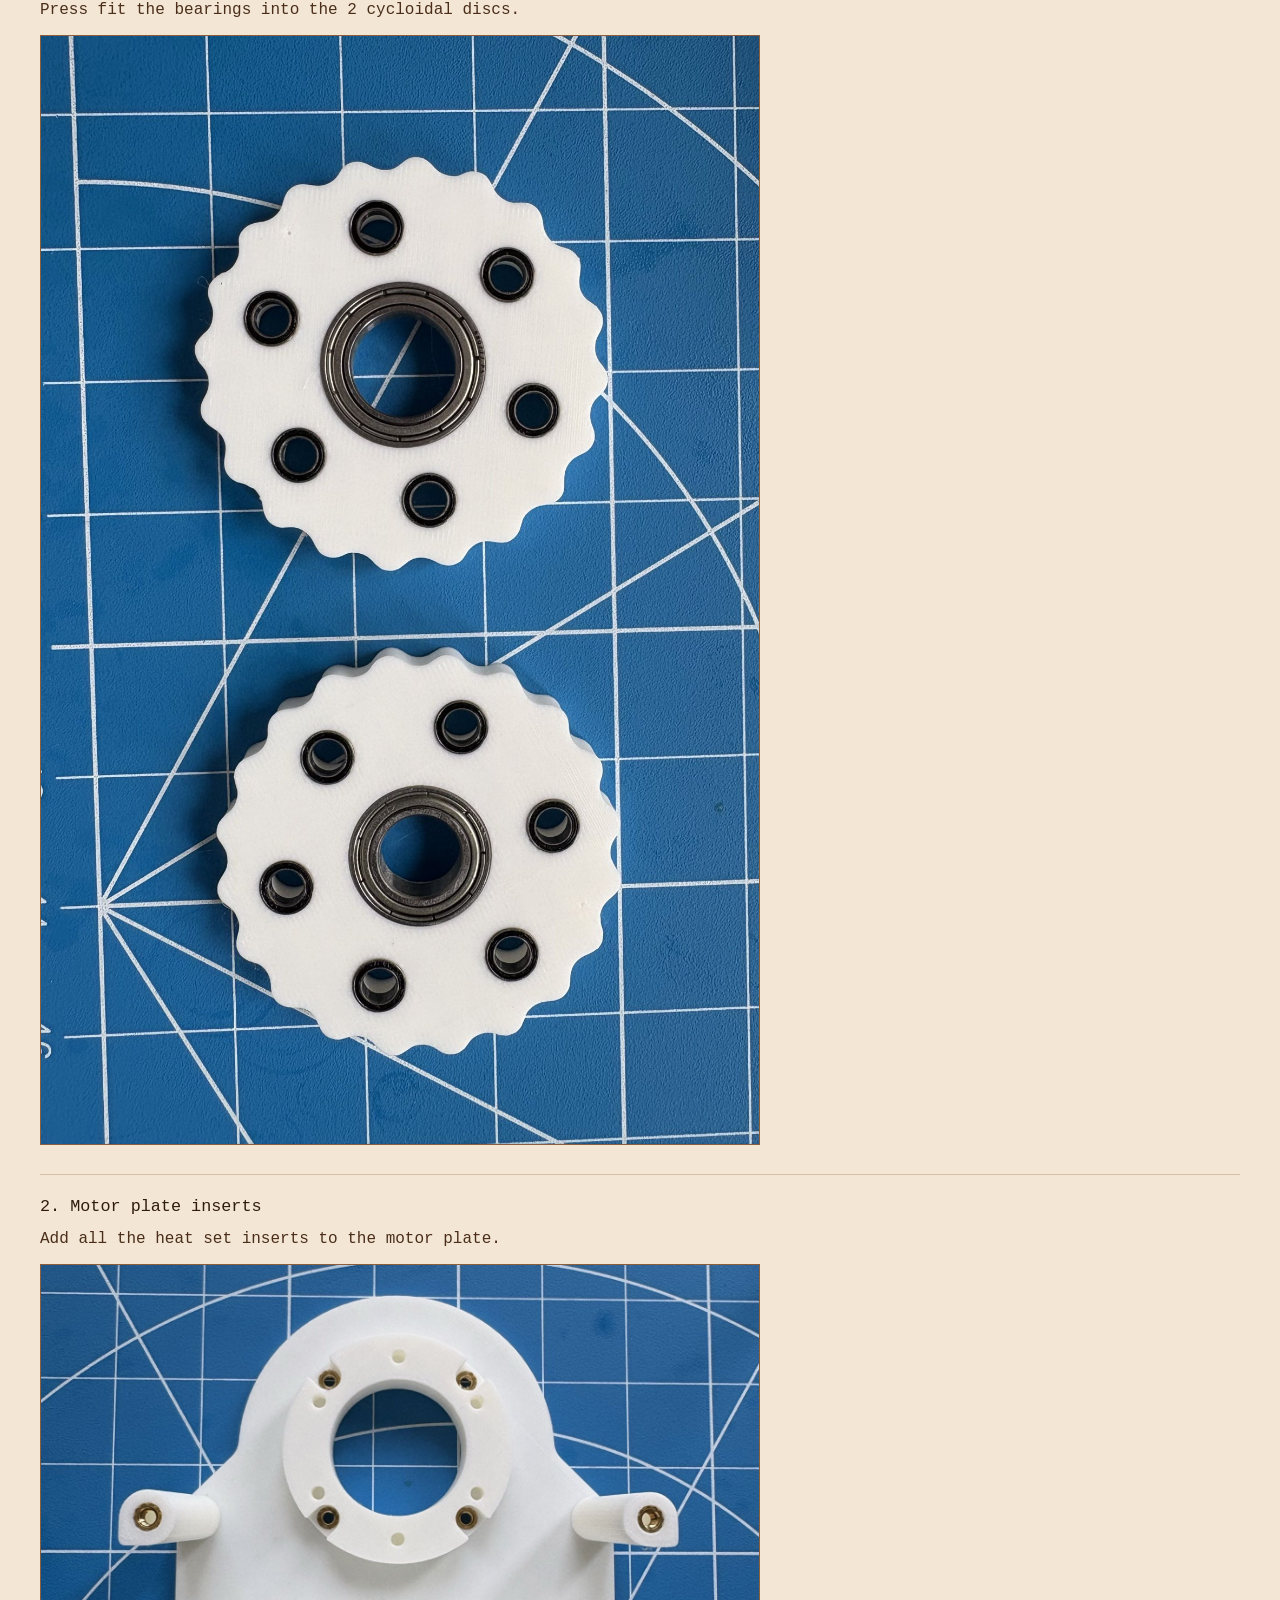
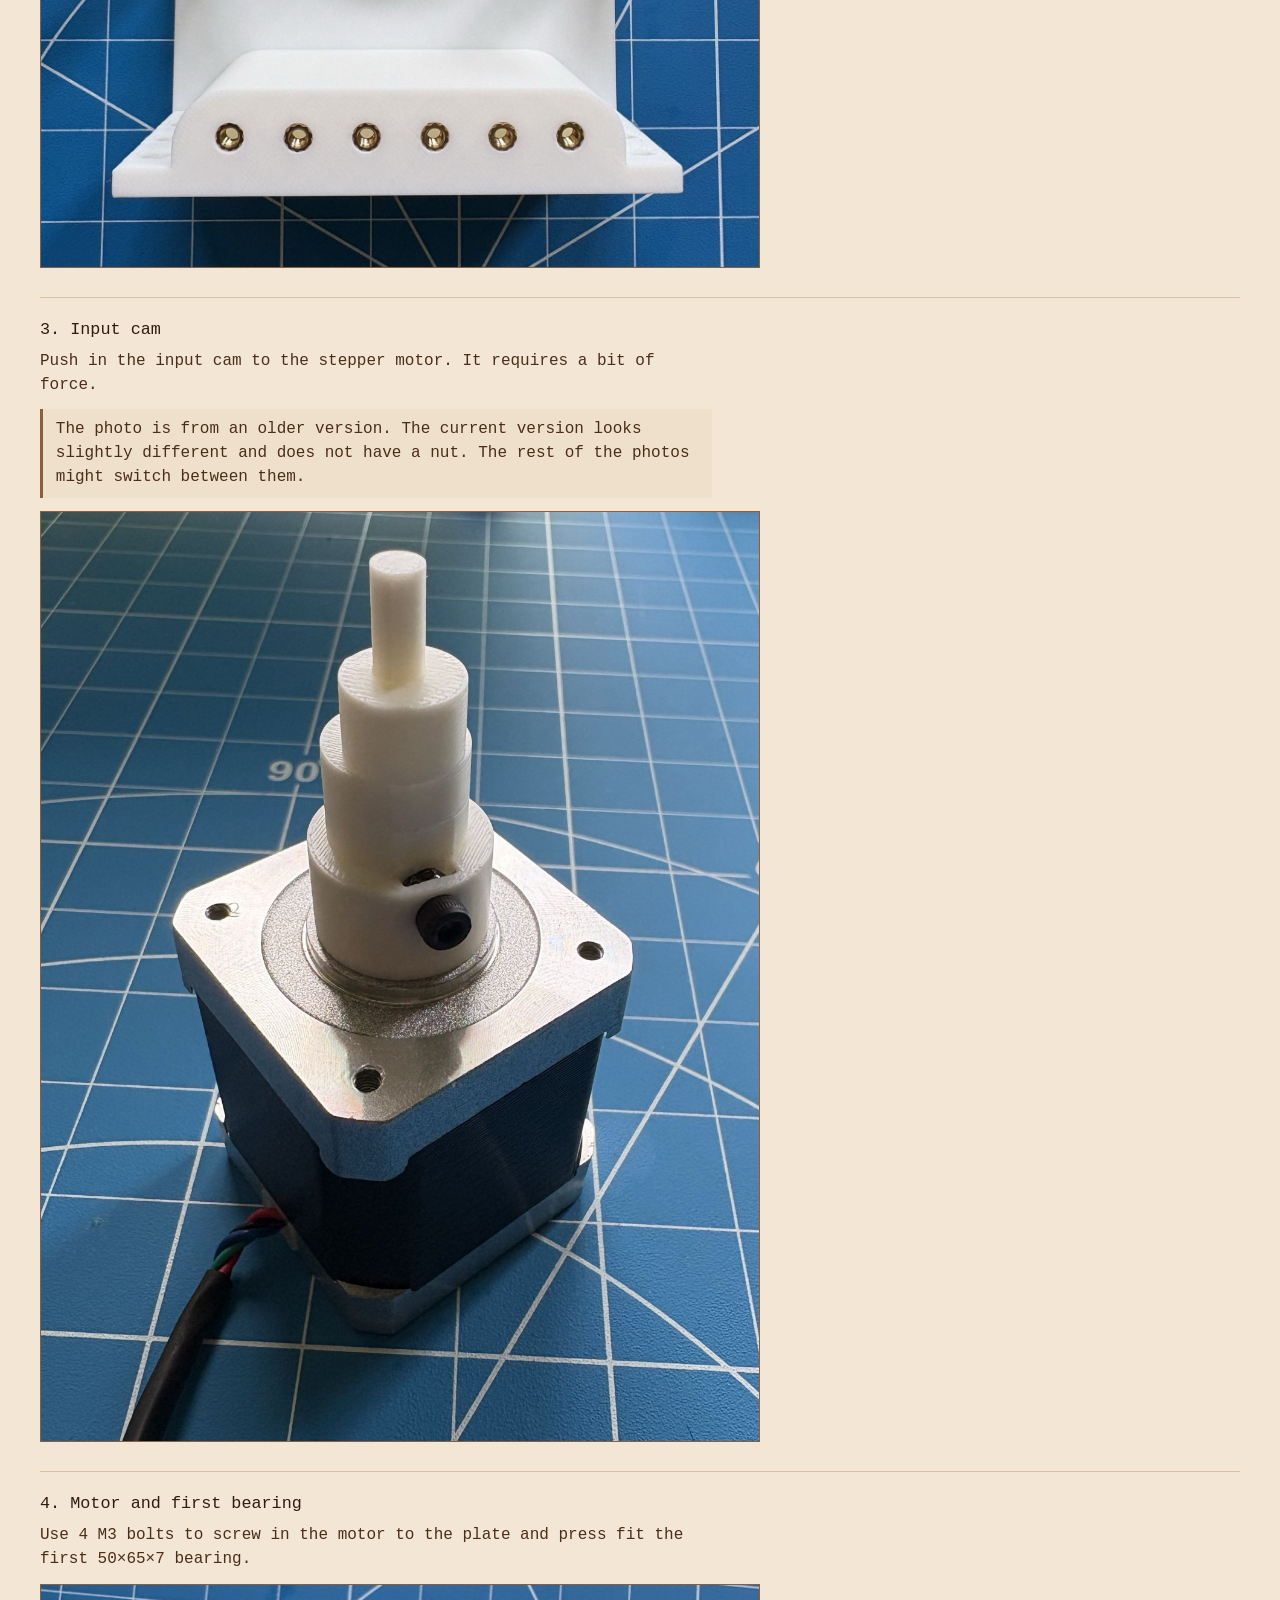
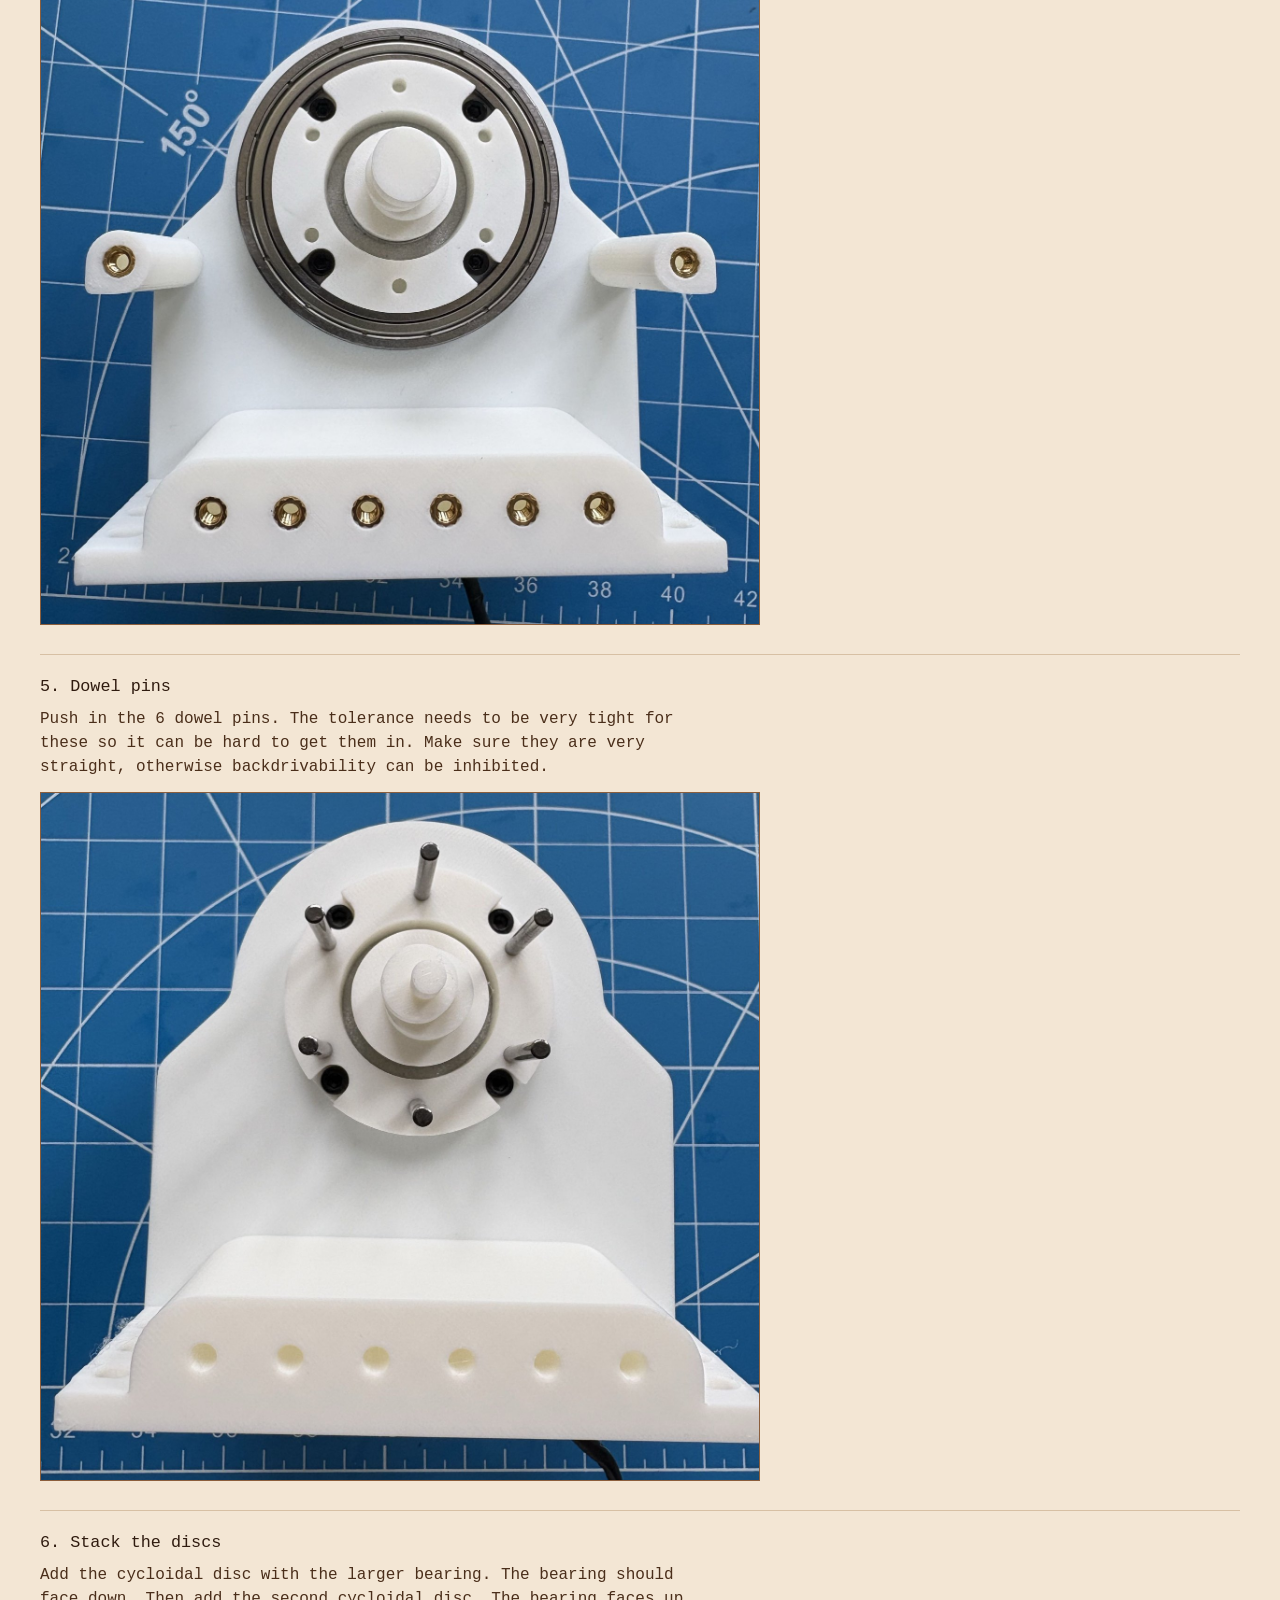
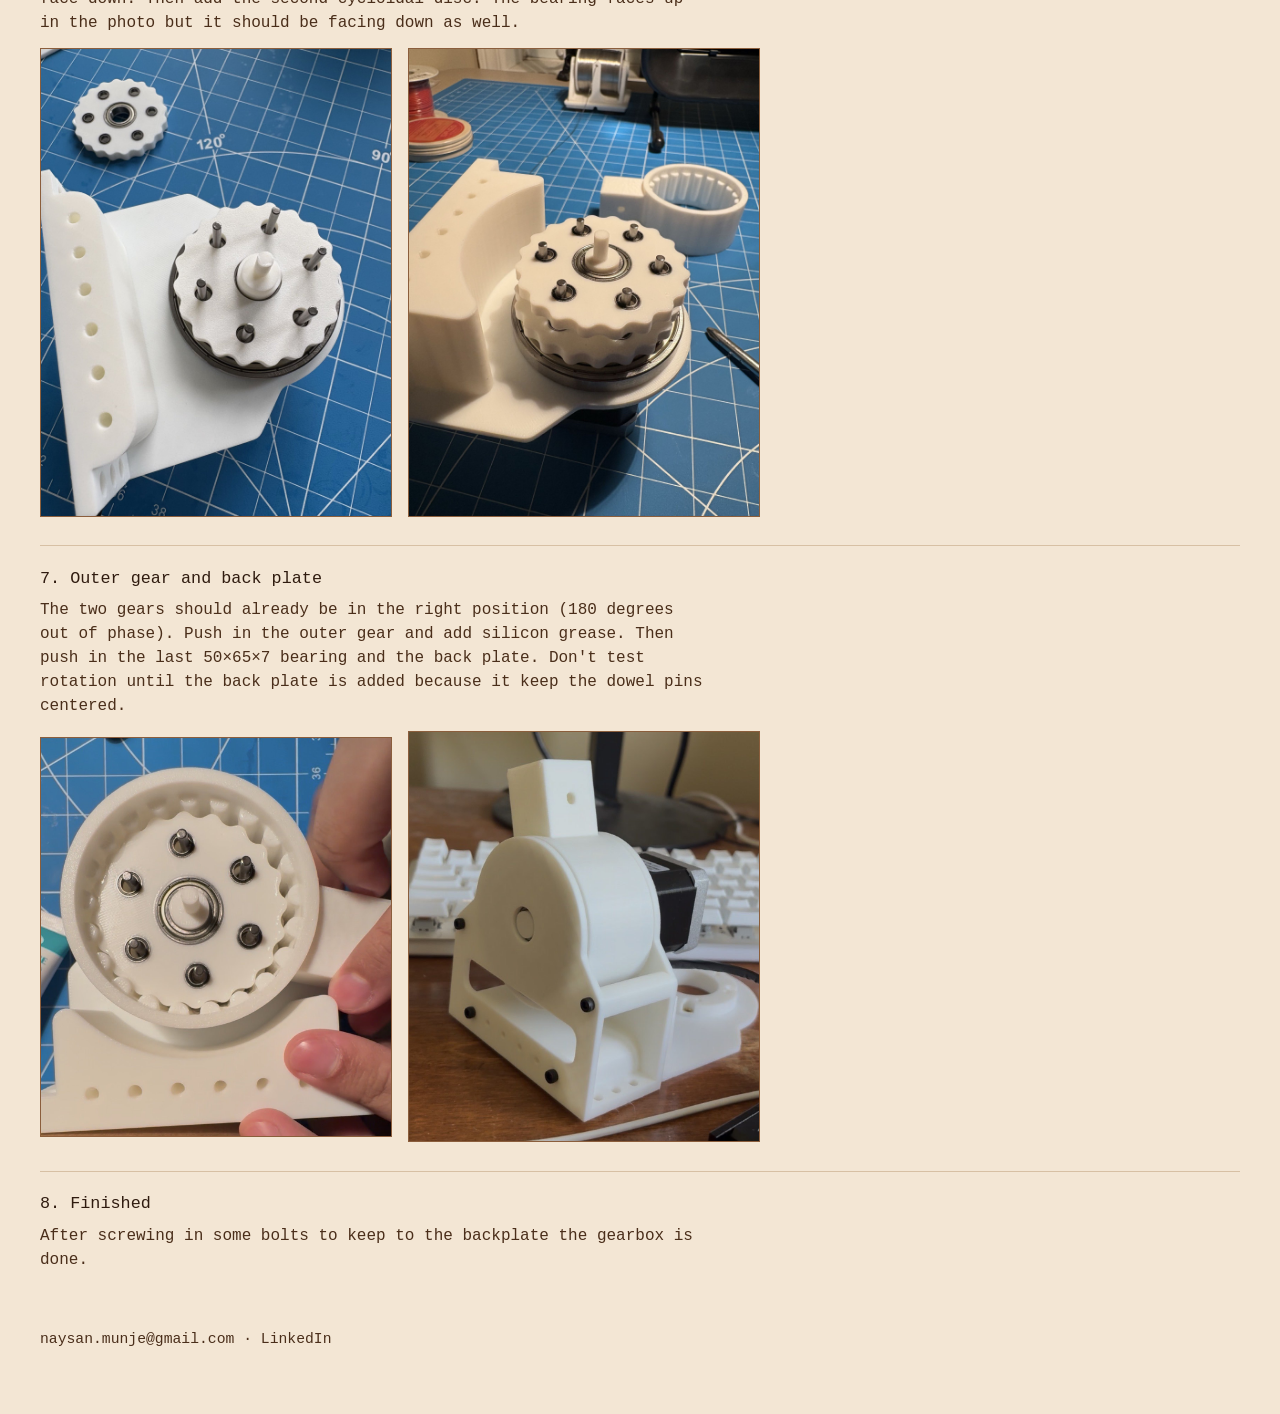
<file: projects/cycloidal-gearbox/build-guide.html>
<!doctype html>
<html lang="en">
  <head>
    <meta charset="UTF-8" />
    <meta name="viewport" content="width=device-width, initial-scale=1.0" />
    <title>Cycloidal Gearbox Build Guide — Naysan Munje</title>
    <link rel="stylesheet" href="../../src/style.css?v=1794187900" />
  </head>
  <body>
    <div class="page">
      <header>
        <a class="logo" href="../../index.html">Naysan Munje</a>
        <nav>
          <a href="../../index.html">Home</a>
          <a href="../../projects/index.html">Projects</a>
          <a href="../../Naysan_Munje_Resume.pdf?v=3" target="_blank" rel="noopener">Resume</a>
        </nav>
      </header>

      <main>
        <article class="guide">
          <h1>Cycloidal Gearbox Build Guide</h1>
          <p class="guide-intro">Here's the build guide for a 20:1 cycloidal gearbox for a NEMA 17 stepper motor. I made two versions of this gearbox so there are a few continuity errors in the photos, so I hope it's not too hard to follow. The project write-up is on the <a href="index.html">Cycloidal Gearbox</a> page.</p>

          <h2>Materials</h2>
          <ul>
            <li>3D printed parts</li>
            <li>6× 3×30 aluminum dowel pins</li>
            <li>2× 50×65×7 bearing</li>
            <li>1× NEMA 17 stepper motor</li>
            <li>M3 heated inserts</li>
            <li>M3 bolts</li>
            <li>1× 18×27×5 bearing</li>
            <li>2× 12×21×5 bearing</li>
            <li>Silicon grease</li>
          </ul>
          <figure class="media-below"><img alt="Cycloidal gearbox parts" src="build-guide/step-01.jpg" loading="lazy" decoding="async" /></figure>

          <section class="build-step">
            <h2>1. Cycloidal discs</h2>
            <p>Press fit the bearings into the 2 cycloidal discs.</p>
            <figure class="media-below"><img alt="Bearings pressed into the cycloidal discs" src="build-guide/step-02.jpg" loading="lazy" decoding="async" /></figure>
          </section>

          <section class="build-step">
            <h2>2. Motor plate inserts</h2>
            <p>Add all the heat set inserts to the motor plate.</p>
            <figure class="media-below"><img alt="Heat set inserts in the motor plate" src="build-guide/step-03.jpg" loading="lazy" decoding="async" /></figure>
          </section>

          <section class="build-step">
            <h2>3. Input cam</h2>
            <p>Push in the input cam to the stepper motor. It requires a bit of force.</p>
            <p class="guide-note">The photo is from an older version. The current version looks slightly different and does not have a nut. The rest of the photos might switch between them.</p>
            <figure class="media-below"><img alt="Input cam pressed onto the stepper motor" src="build-guide/step-04.jpg" loading="lazy" decoding="async" /></figure>
          </section>

          <section class="build-step">
            <h2>4. Motor and first bearing</h2>
            <p>Use 4 M3 bolts to screw in the motor to the plate and press fit the first 50×65×7 bearing.</p>
            <figure class="media-below"><img alt="Motor screwed to the plate with the first bearing" src="build-guide/step-05.jpg" loading="lazy" decoding="async" /></figure>
          </section>

          <section class="build-step">
            <h2>5. Dowel pins</h2>
            <p>Push in the 6 dowel pins. The tolerance needs to be very tight for these so it can be hard to get them in. Make sure they are very straight, otherwise backdrivability can be inhibited.</p>
            <figure class="media-below"><img alt="Dowel pins pressed into the plate" src="build-guide/step-06.jpg" loading="lazy" decoding="async" /></figure>
          </section>

          <section class="build-step">
            <h2>6. Stack the discs</h2>
            <p>Add the cycloidal disc with the larger bearing. The bearing should face down. Then add the second cycloidal disc. The bearing faces up in the photo but it should be facing down as well.</p>
            <div class="media-gallery">
              <img alt="First cycloidal disc on the pins" src="build-guide/step-07.jpg" loading="lazy" decoding="async" />
              <img alt="Second cycloidal disc stacked on the first" src="build-guide/step-08.jpg" loading="lazy" decoding="async" />
            </div>
          </section>

          <section class="build-step">
            <h2>7. Outer gear and back plate</h2>
            <p>The two gears should already be in the right position (180 degrees out of phase). Push in the outer gear and add silicon grease. Then push in the last 50×65×7 bearing and the back plate. Don't test rotation until the back plate is added because it keep the dowel pins centered.</p>
            <div class="media-gallery">
              <img alt="Outer gear on the cycloidal discs" src="build-guide/step-09.jpg" loading="lazy" decoding="async" />
              <img alt="Back plate on the gearbox" src="build-guide/step-10.jpg" loading="lazy" decoding="async" />
            </div>
          </section>

          <section class="build-step">
            <h2>8. Finished</h2>
            <p>After screwing in some bolts to keep to the backplate the gearbox is done.</p>
          </section>
        </article>
      </main>

      <footer>
        <a href="mailto:naysan.munje@gmail.com">naysan.munje@gmail.com</a> <a href="https://www.linkedin.com/in/naysan-munje-257455286/" target="_blank" rel="noopener">LinkedIn</a>
      </footer>
    </div>
  </body>
</html>
</file>
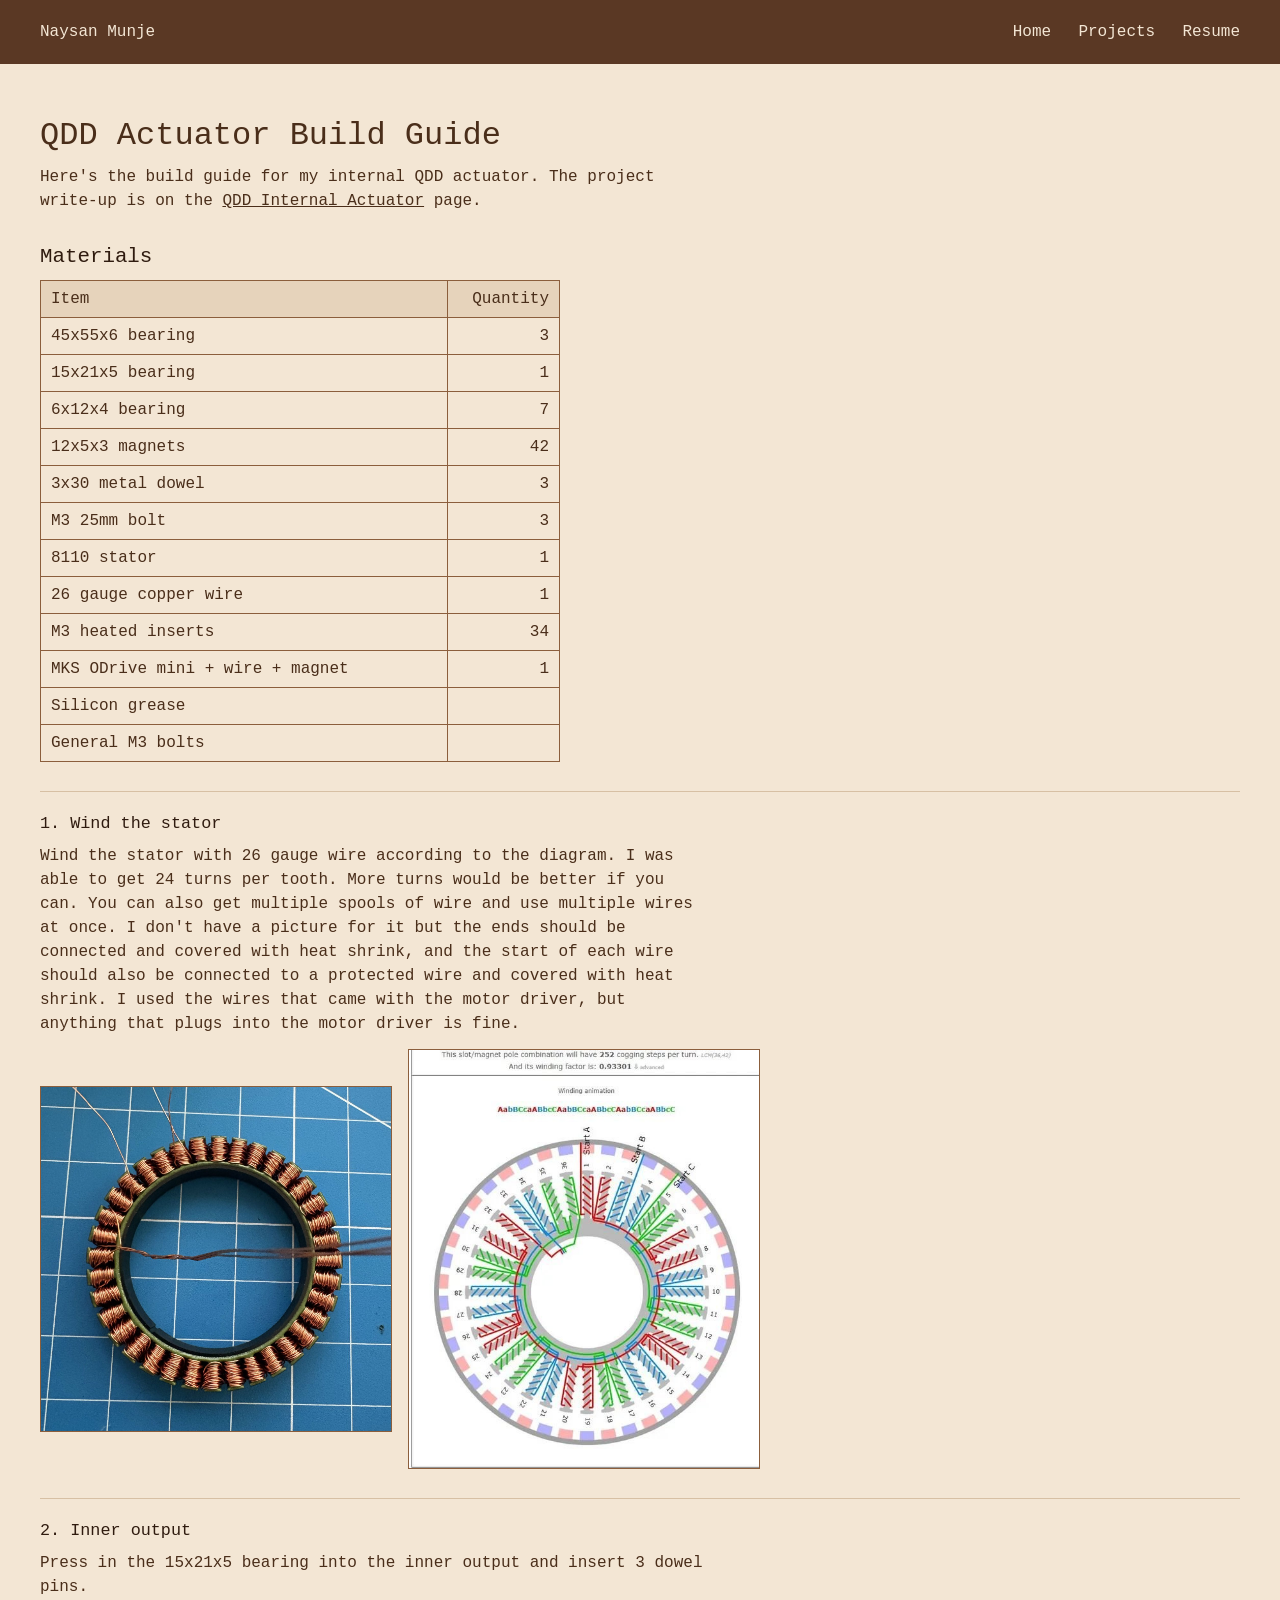
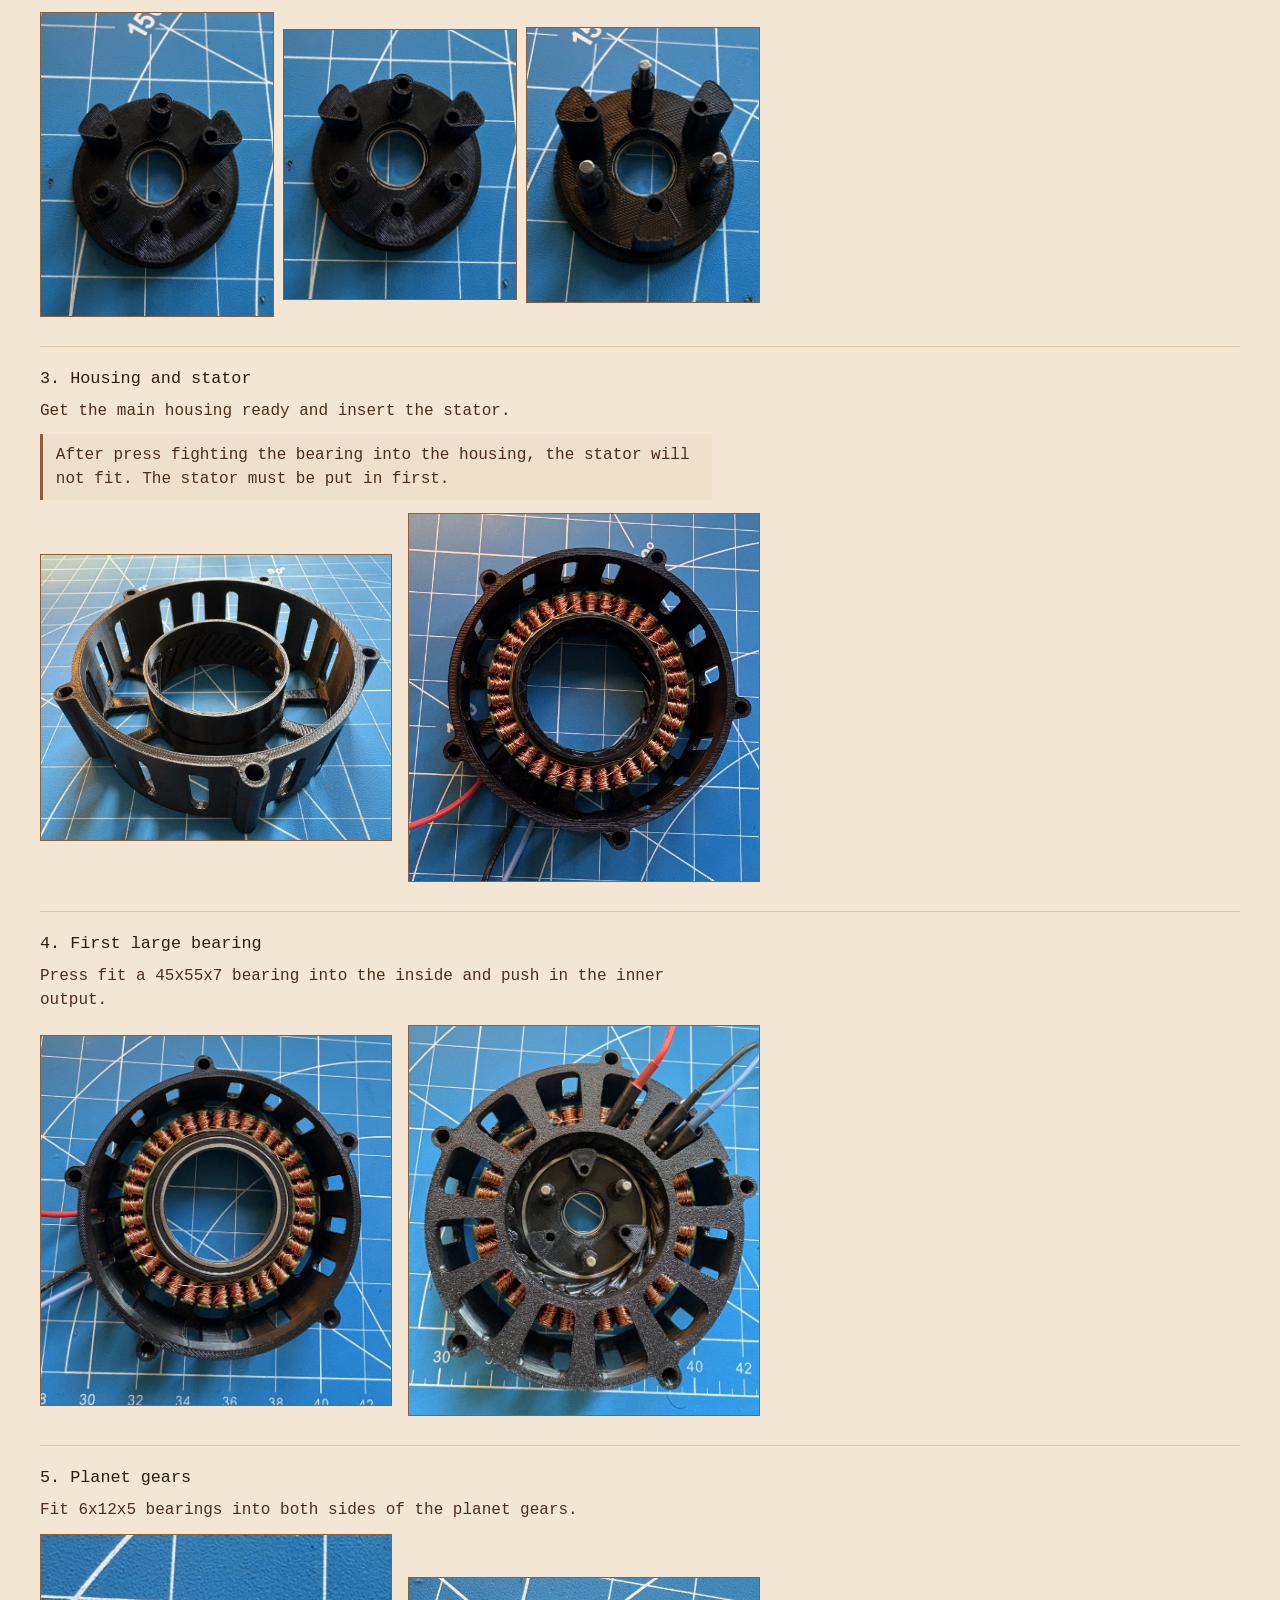
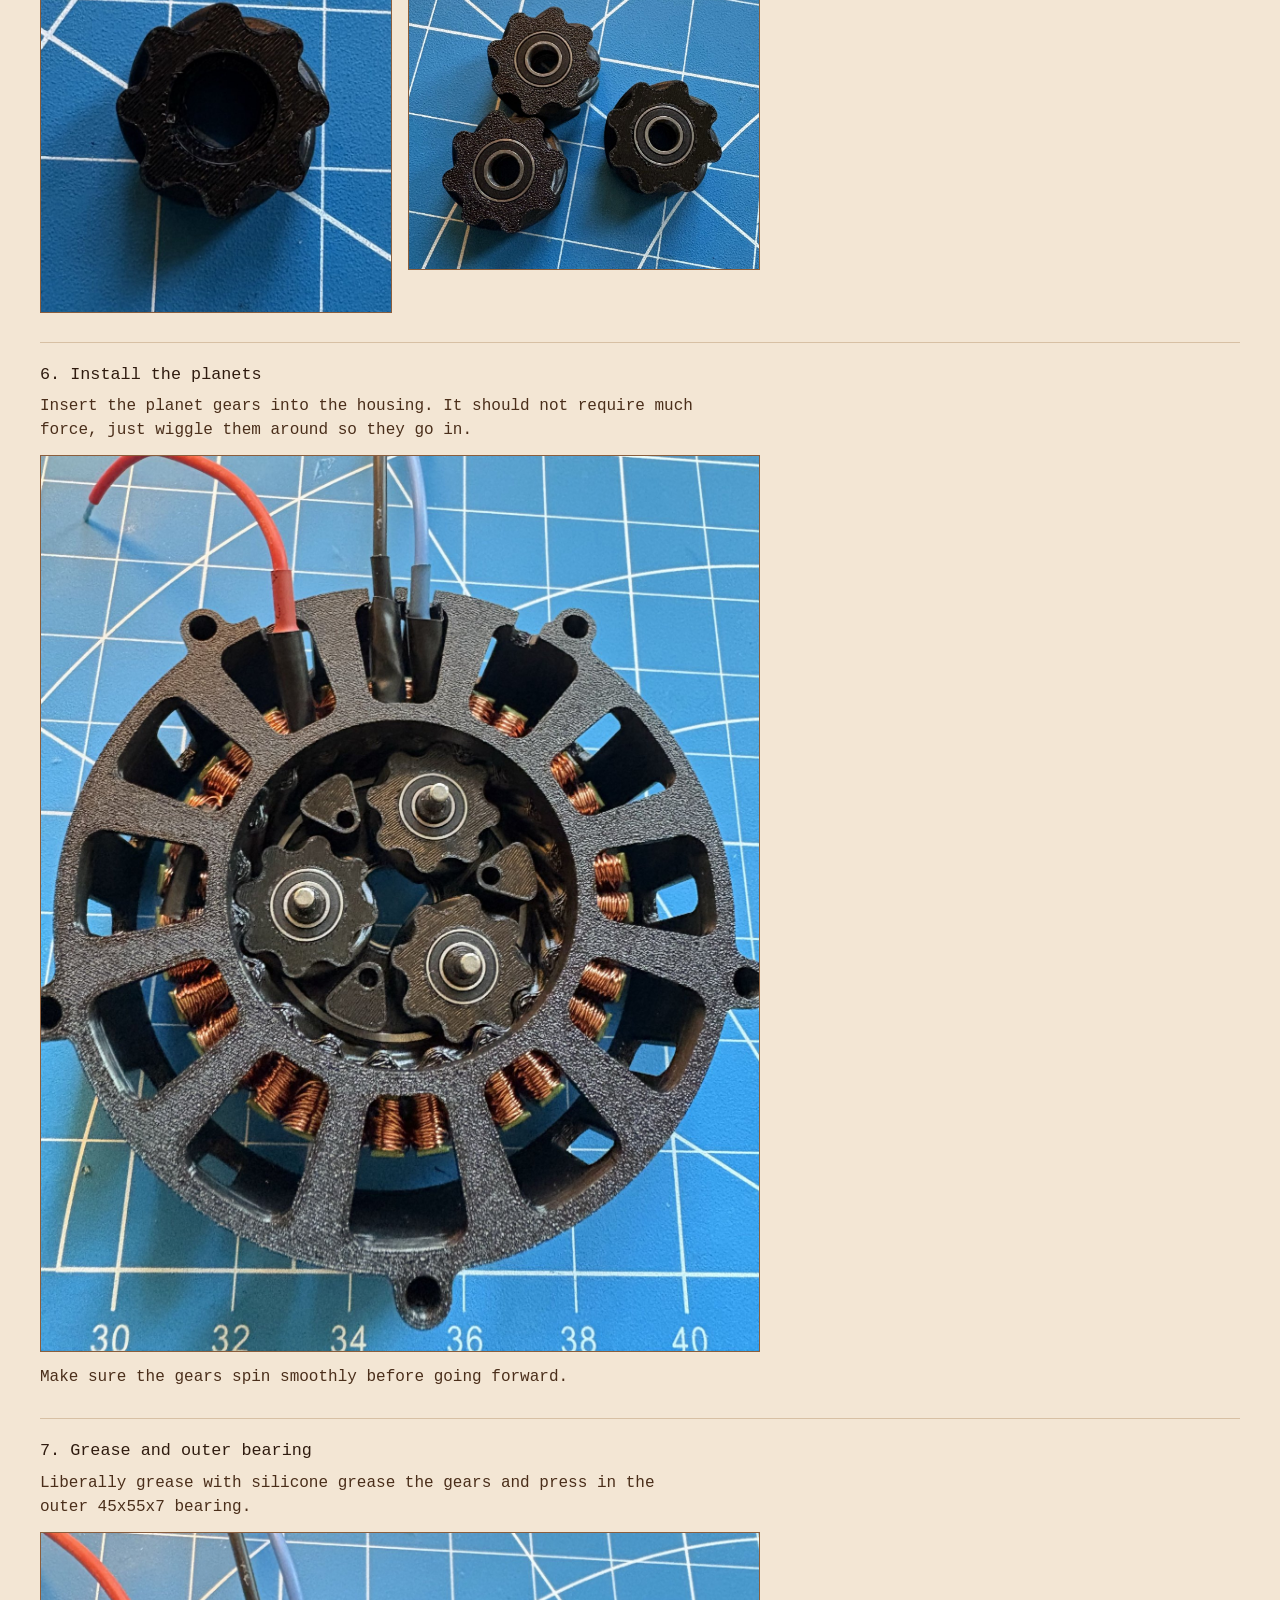
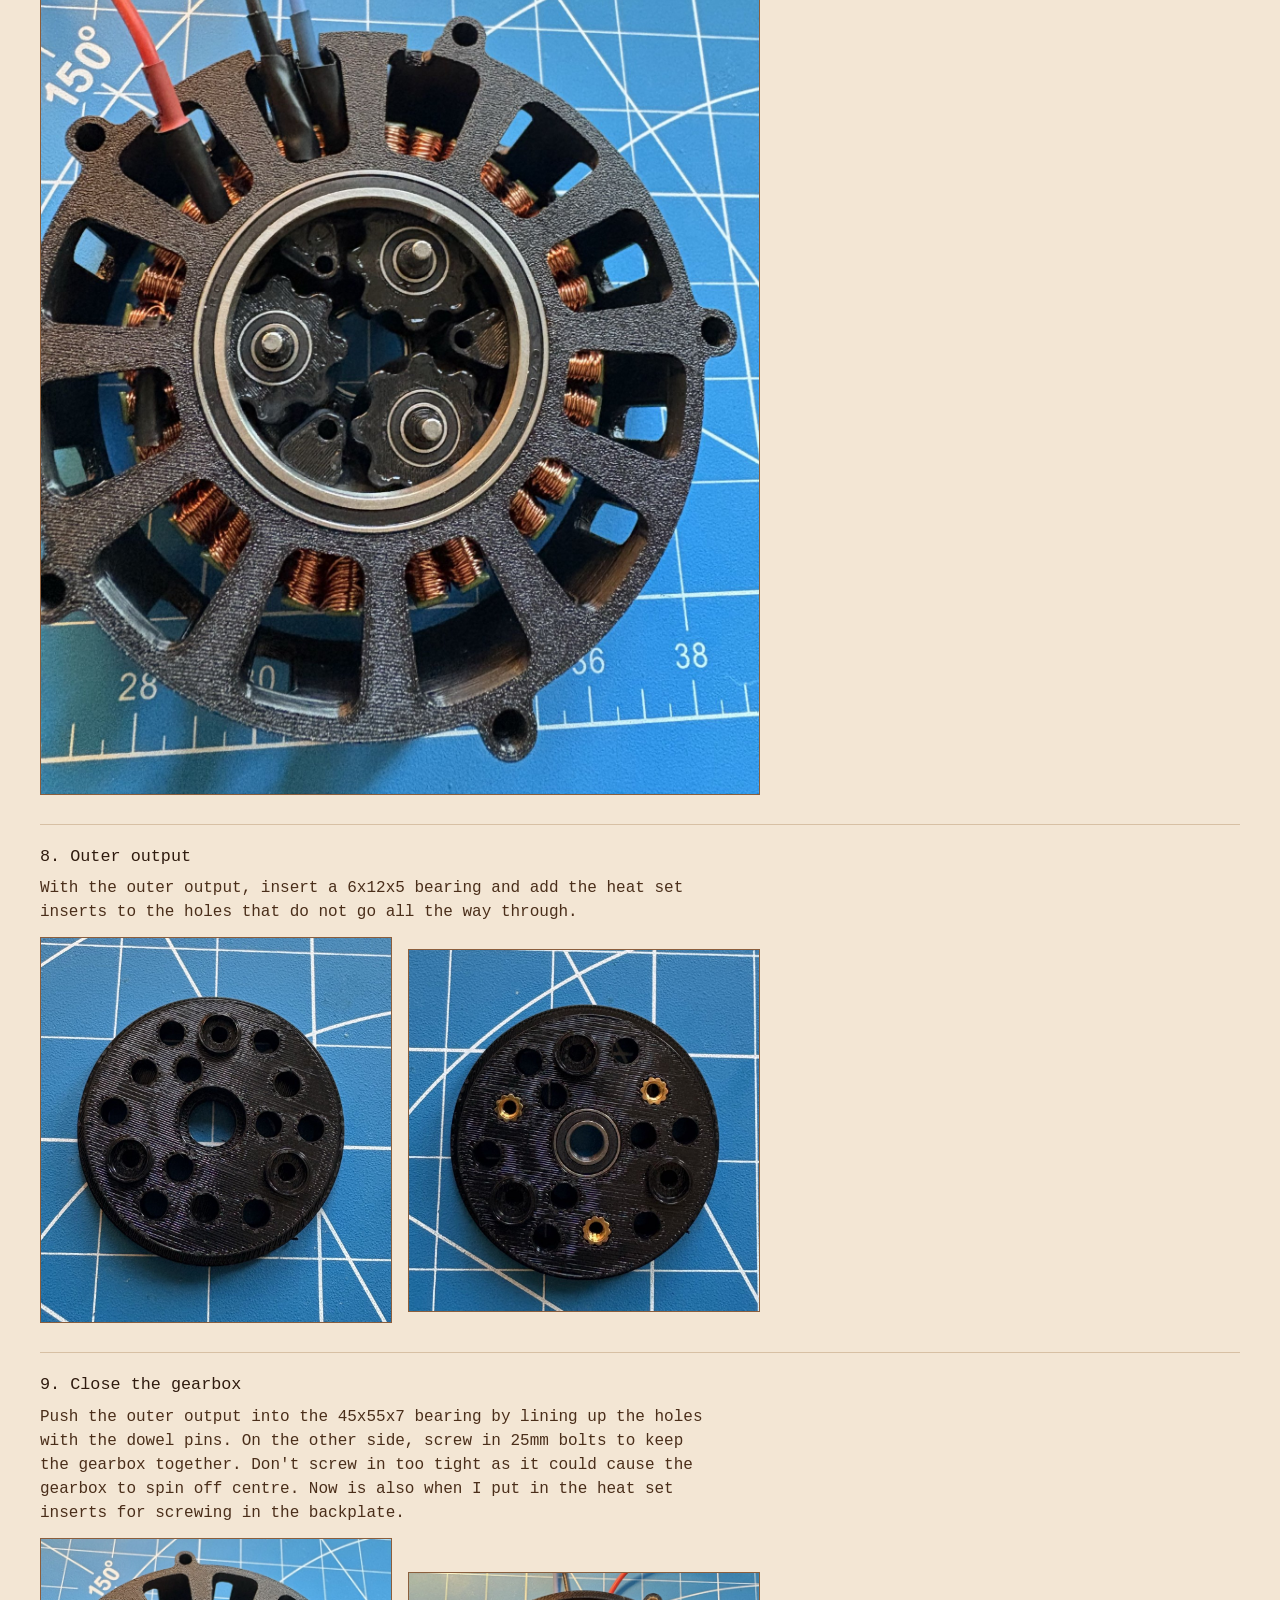
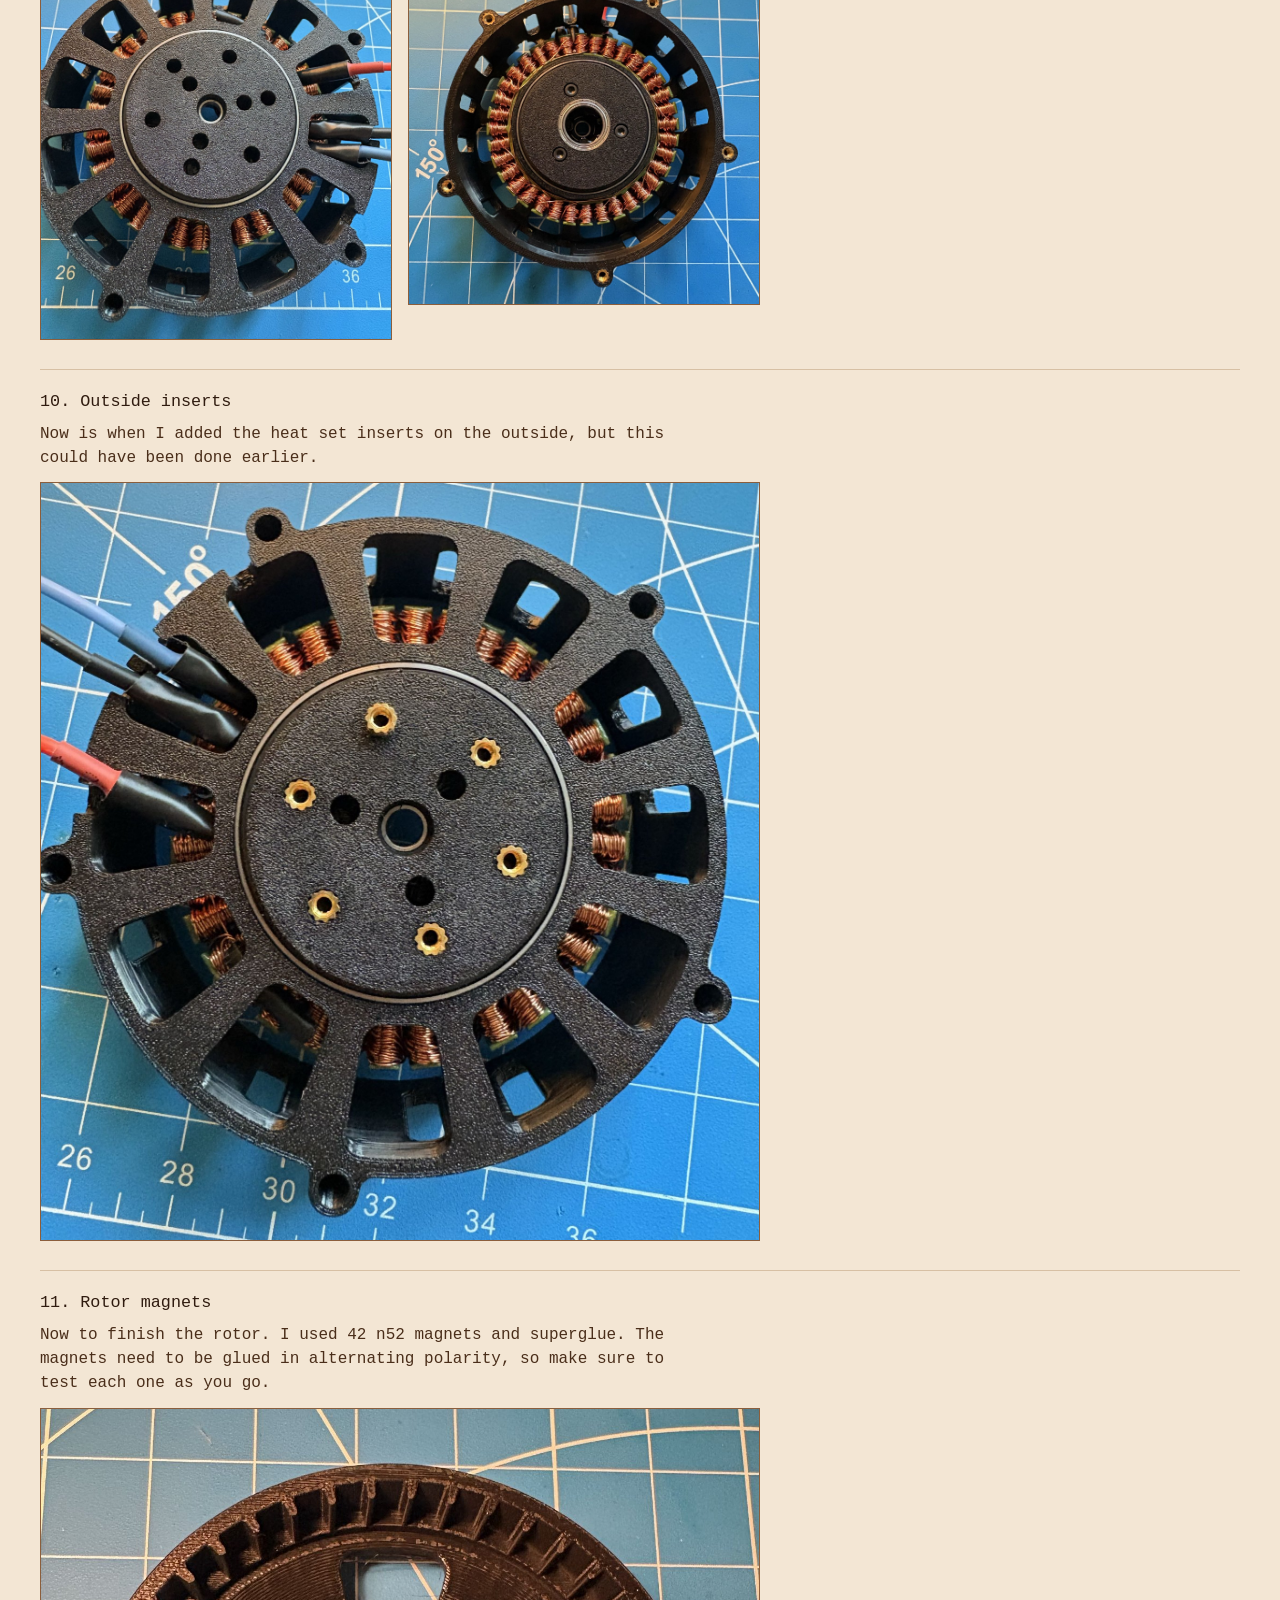
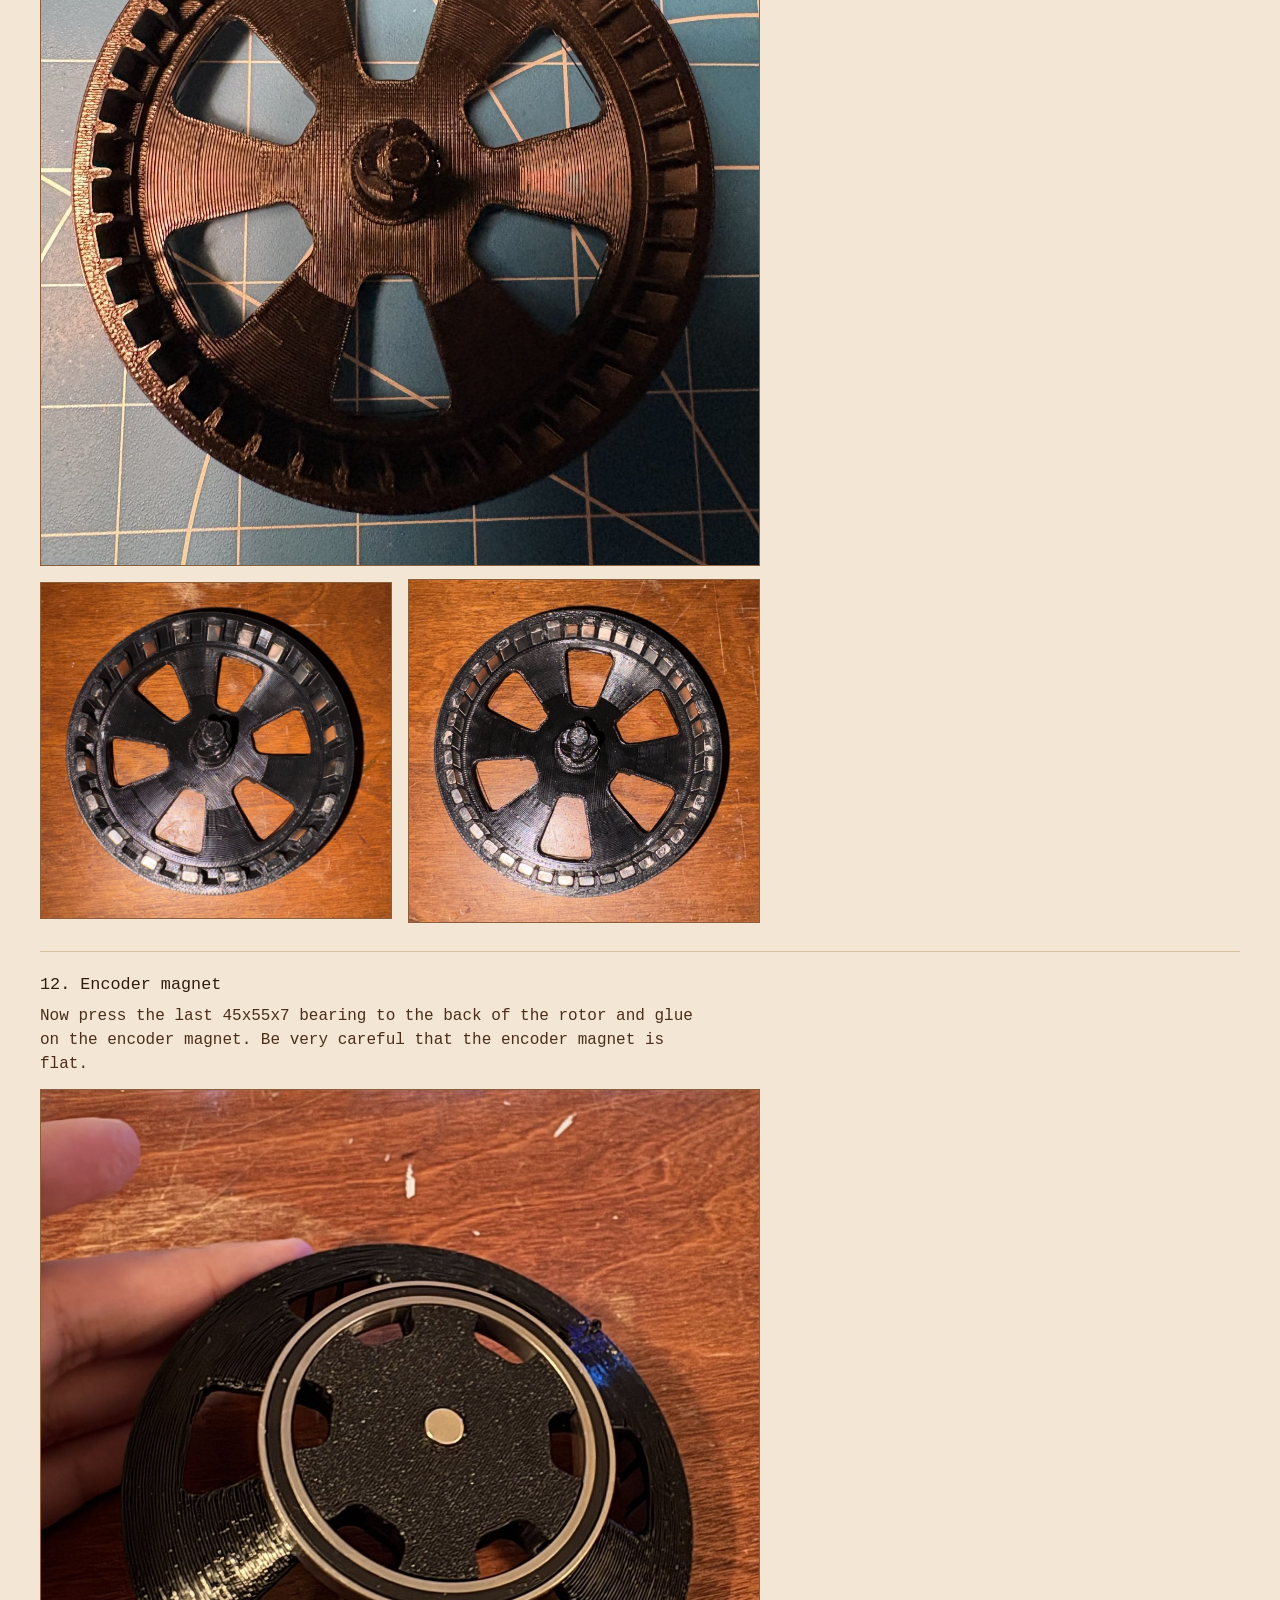
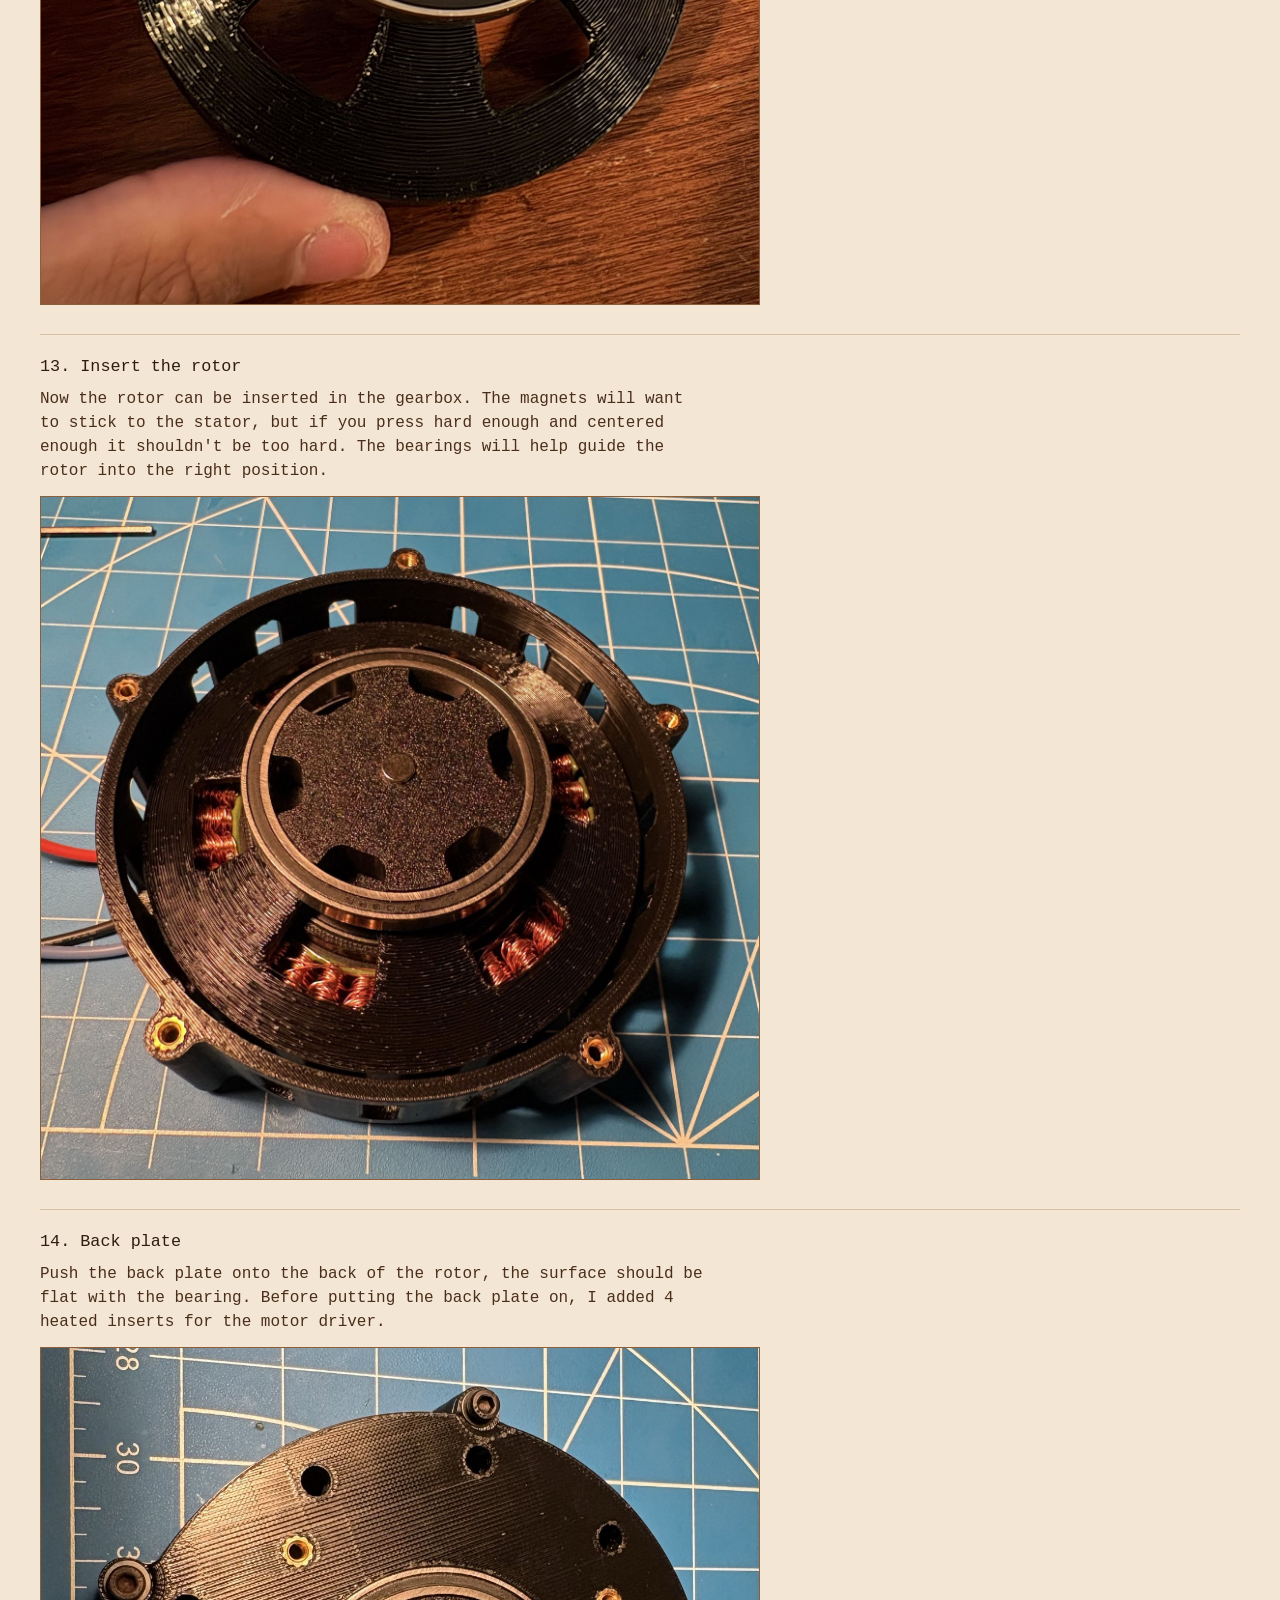
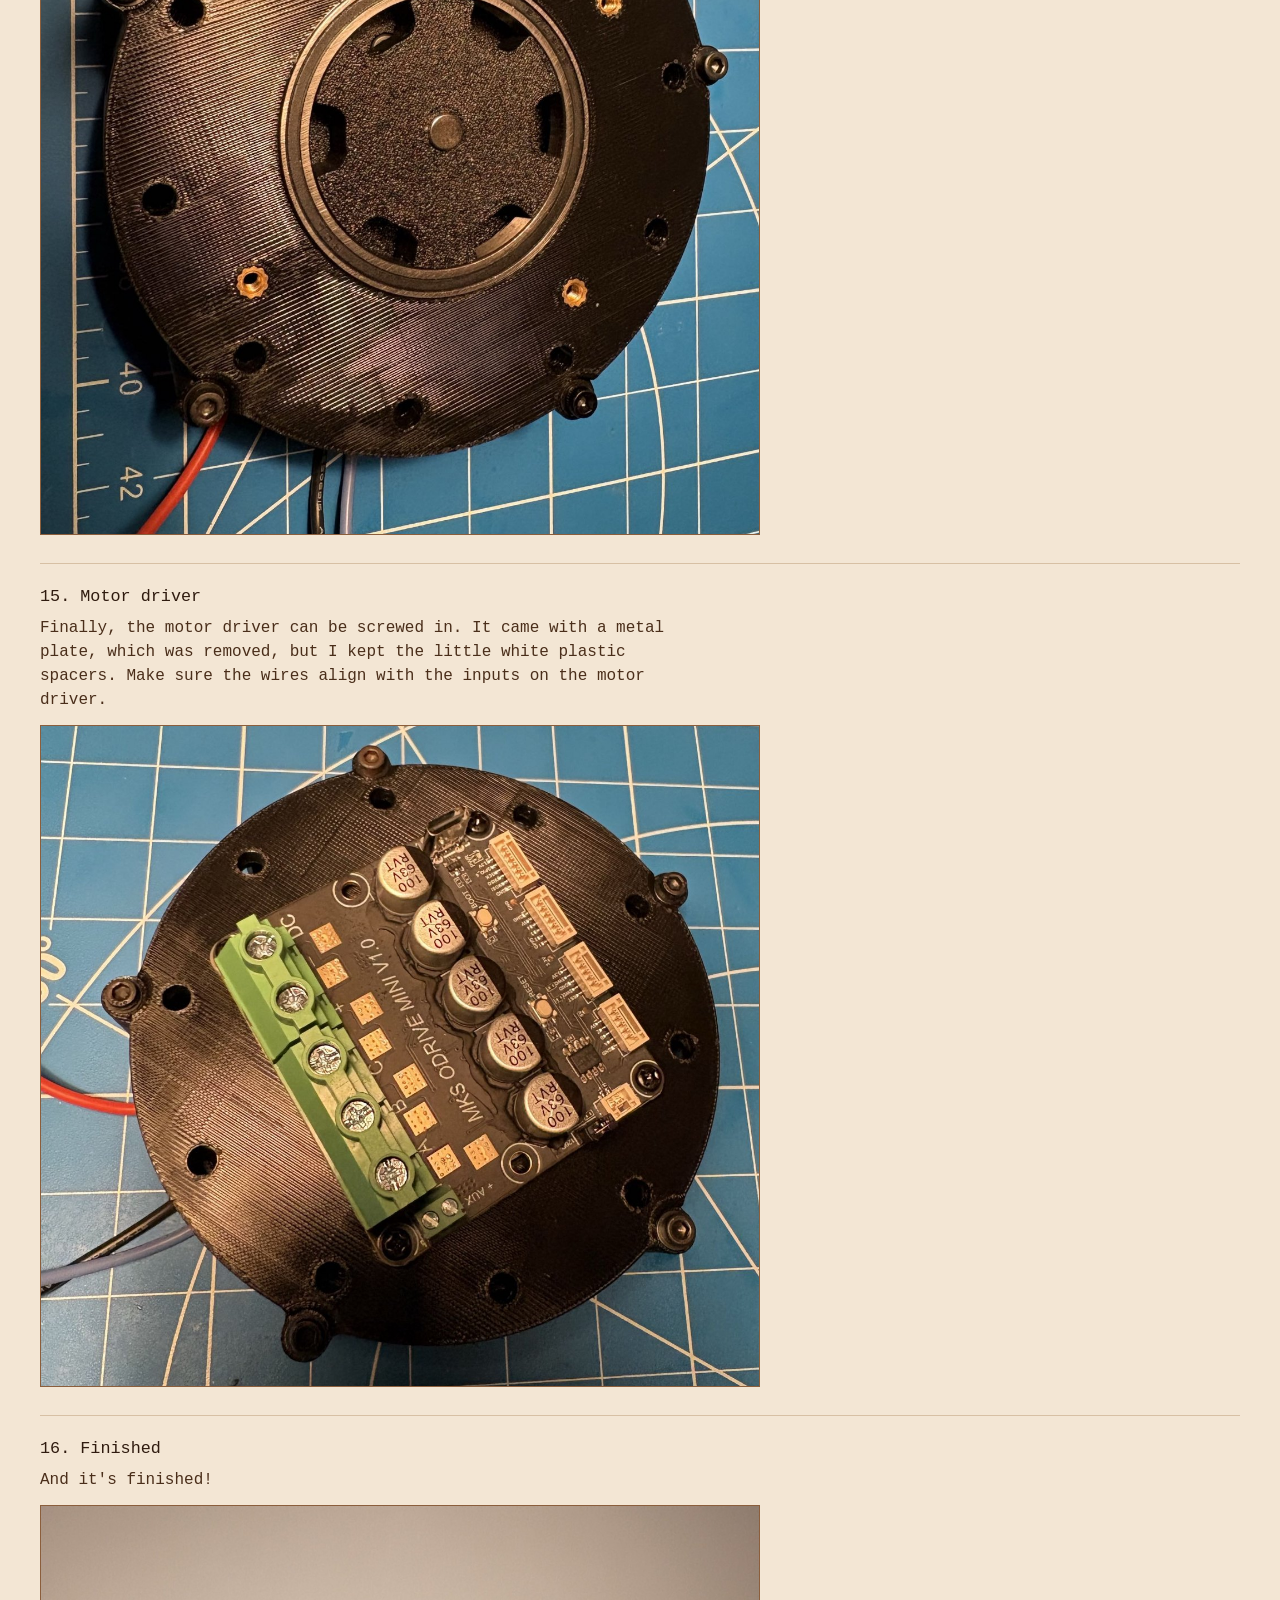
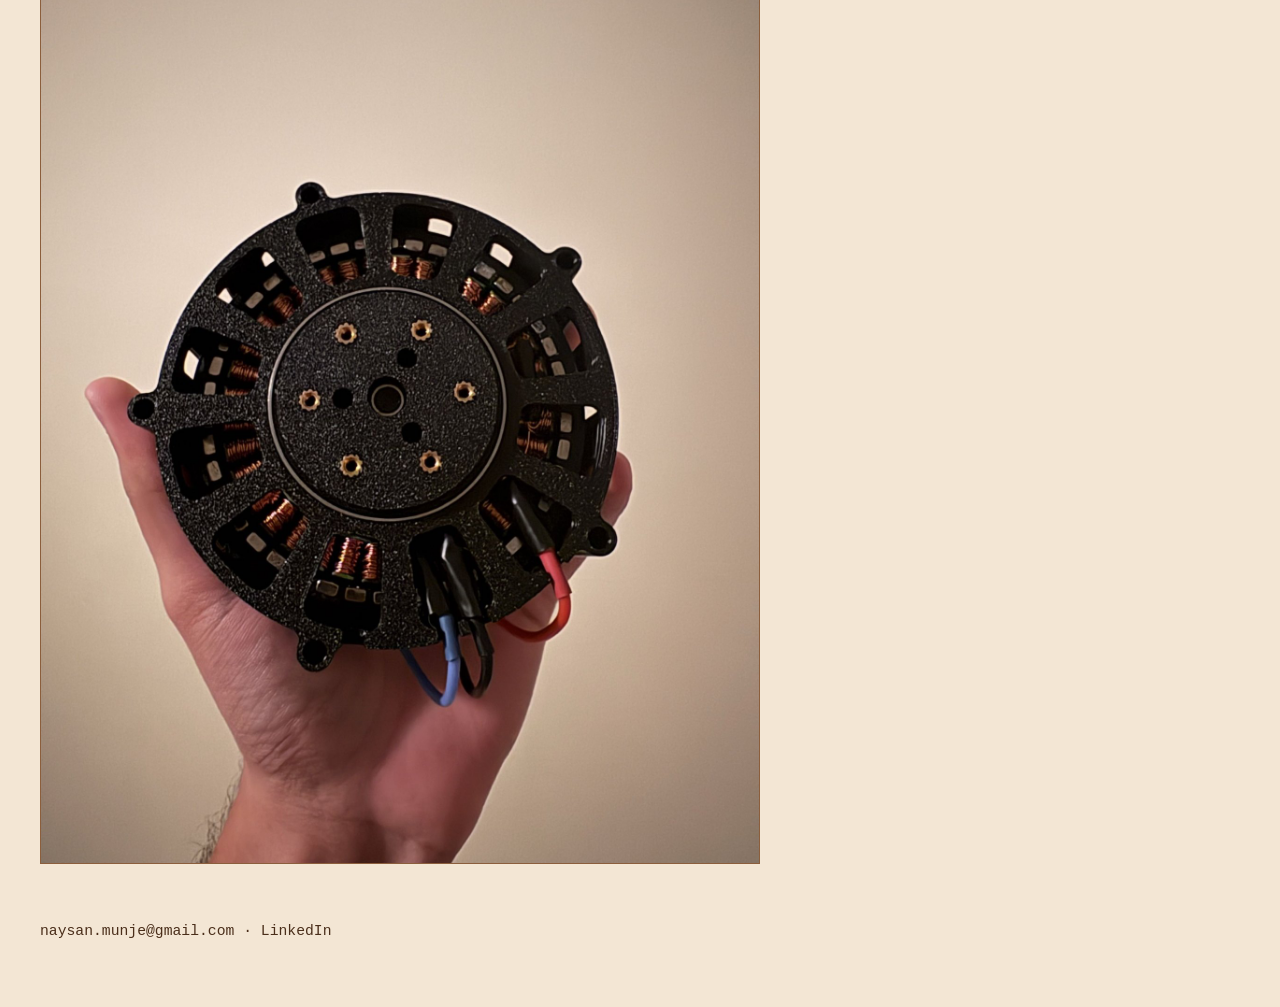
<file: projects/qdd-actuator/build-guide.html>
<!doctype html>
<html lang="en">
  <head>
    <meta charset="UTF-8" />
    <meta name="viewport" content="width=device-width, initial-scale=1.0" />
    <title>QDD Actuator Build Guide — Naysan Munje</title>
    <link rel="stylesheet" href="../../src/style.css?v=1794187900" />
  </head>
  <body>
    <div class="page">
      <header>
        <a class="logo" href="../../index.html">Naysan Munje</a>
        <nav>
          <a href="../../index.html">Home</a>
          <a href="../../projects/index.html">Projects</a>
          <a href="../../Naysan_Munje_Resume.pdf?v=3" target="_blank" rel="noopener">Resume</a>
        </nav>
      </header>

      <main>
        <article class="guide">
          <h1>QDD Actuator Build Guide</h1>
          <p class="guide-intro">Here's the build guide for my internal QDD actuator. The project write-up is on the <a href="index.html">QDD Internal Actuator</a> page.</p>

          <h2>Materials</h2>
          <table class="materials">
            <thead>
              <tr><th>Item</th><th>Quantity</th></tr>
            </thead>
            <tbody>
              <tr><td>45x55x6 bearing</td><td>3</td></tr>
              <tr><td>15x21x5 bearing</td><td>1</td></tr>
              <tr><td>6x12x4 bearing</td><td>7</td></tr>
              <tr><td>12x5x3 magnets</td><td>42</td></tr>
              <tr><td>3x30 metal dowel</td><td>3</td></tr>
              <tr><td>M3 25mm bolt</td><td>3</td></tr>
              <tr><td>8110 stator</td><td>1</td></tr>
              <tr><td>26 gauge copper wire</td><td>1</td></tr>
              <tr><td>M3 heated inserts</td><td>34</td></tr>
              <tr><td>MKS ODrive mini + wire + magnet</td><td>1</td></tr>
              <tr><td>Silicon grease</td><td></td></tr>
              <tr><td>General M3 bolts</td><td></td></tr>
            </tbody>
          </table>

          <section class="build-step">
          <h2>1. Wind the stator</h2>
          <p>Wind the stator with 26 gauge wire according to the diagram. I was able to get 24 turns per tooth. More turns would be better if you can. You can also get multiple spools of wire and use multiple wires at once. I don't have a picture for it but the ends should be connected and covered with heat shrink, and the start of each wire should also be connected to a protected wire and covered with heat shrink. I used the wires that came with the motor driver, but anything that plugs into the motor driver is fine.</p>
          <div class="media-gallery">
            <img alt="Stator winding diagram" src="build-guide/step-01.jpg" loading="lazy" decoding="async" />
            <img alt="Wound stator" src="build-guide/step-02.jpg" loading="lazy" decoding="async" />
          </div>

          </section>
          <section class="build-step">
          <h2>2. Inner output</h2>
          <p>Press in the 15x21x5 bearing into the inner output and insert 3 dowel pins.</p>
          <div class="media-gallery media-gallery-grid3">
            <img alt="Inner output with bearing" src="build-guide/step-03.jpg" loading="lazy" decoding="async" />
            <img alt="Dowel pins in the inner output" src="build-guide/step-04.jpg" loading="lazy" decoding="async" />
            <img alt="Inner output assembly" src="build-guide/step-05.jpg" loading="lazy" decoding="async" />
          </div>

          </section>
          <section class="build-step">
          <h2>3. Housing and stator</h2>
          <p>Get the main housing ready and insert the stator.</p>
          <p class="guide-note">After press fighting the bearing into the housing, the stator will not fit. The stator must be put in first.</p>
          <div class="media-gallery">
            <img alt="Main housing" src="build-guide/step-06.jpg" loading="lazy" decoding="async" />
            <img alt="Stator inserted in the housing" src="build-guide/step-07.jpg" loading="lazy" decoding="async" />
          </div>

          </section>
          <section class="build-step">
          <h2>4. First large bearing</h2>
          <p>Press fit a 45x55x7 bearing into the inside and push in the inner output.</p>
          <div class="media-gallery">
            <img alt="Bearing pressed into the housing" src="build-guide/step-08.jpg" loading="lazy" decoding="async" />
            <img alt="Inner output pushed into the housing" src="build-guide/step-09.jpg" loading="lazy" decoding="async" />
          </div>

          </section>
          <section class="build-step">
          <h2>5. Planet gears</h2>
          <p>Fit 6x12x5 bearings into both sides of the planet gears.</p>
          <div class="media-gallery">
            <img alt="Planet gear bearings" src="build-guide/step-10.jpg" loading="lazy" decoding="async" />
            <img alt="Bearings fitted in a planet gear" src="build-guide/step-11.jpg" loading="lazy" decoding="async" />
          </div>

          </section>
          <section class="build-step">
          <h2>6. Install the planets</h2>
          <p>Insert the planet gears into the housing. It should not require much force, just wiggle them around so they go in.</p>
          <figure class="media-below"><img alt="Planet gears in the housing" src="build-guide/step-12.jpg" loading="lazy" decoding="async" /></figure>
          <p>Make sure the gears spin smoothly before going forward.</p>

          </section>
          <section class="build-step">
          <h2>7. Grease and outer bearing</h2>
          <p>Liberally grease with silicone grease the gears and press in the outer 45x55x7 bearing.</p>
          <figure class="media-below"><img alt="Outer bearing pressed in" src="build-guide/step-13.jpg" loading="lazy" decoding="async" /></figure>

          </section>
          <section class="build-step">
          <h2>8. Outer output</h2>
          <p>With the outer output, insert a 6x12x5 bearing and add the heat set inserts to the holes that do not go all the way through.</p>
          <div class="media-gallery">
            <img alt="Outer output with bearing" src="build-guide/step-14.jpg" loading="lazy" decoding="async" />
            <img alt="Heat set inserts in the outer output" src="build-guide/step-15.jpg" loading="lazy" decoding="async" />
          </div>

          </section>
          <section class="build-step">
          <h2>9. Close the gearbox</h2>
          <p>Push the outer output into the 45x55x7 bearing by lining up the holes with the dowel pins. On the other side, screw in 25mm bolts to keep the gearbox together. Don't screw in too tight as it could cause the gearbox to spin off centre. Now is also when I put in the heat set inserts for screwing in the backplate.</p>
          <div class="media-gallery">
            <img alt="Outer output lined up with the dowel pins" src="build-guide/step-16.jpg" loading="lazy" decoding="async" />
            <img alt="Bolts holding the gearbox together" src="build-guide/step-17.jpg" loading="lazy" decoding="async" />
          </div>

          </section>
          <section class="build-step">
          <h2>10. Outside inserts</h2>
          <p>Now is when I added the heat set inserts on the outside, but this could have been done earlier.</p>
          <figure class="media-below"><img alt="Heat set inserts on the outside of the housing" src="build-guide/step-18.jpg" loading="lazy" decoding="async" /></figure>

          </section>
          <section class="build-step">
          <h2>11. Rotor magnets</h2>
          <p>Now to finish the rotor. I used 42 n52 magnets and superglue. The magnets need to be glued in alternating polarity, so make sure to test each one as you go.</p>
          <figure class="media-below"><img alt="Magnets laid out for the rotor" src="build-guide/step-19.jpg" loading="lazy" decoding="async" /></figure>
          <div class="media-gallery">
            <img alt="Magnets glued into the rotor" src="build-guide/step-20.jpg" loading="lazy" decoding="async" />
            <img alt="Rotor with alternating magnets" src="build-guide/step-21.jpg" loading="lazy" decoding="async" />
          </div>

          </section>
          <section class="build-step">
          <h2>12. Encoder magnet</h2>
          <p>Now press the last 45x55x7 bearing to the back of the rotor and glue on the encoder magnet. Be very careful that the encoder magnet is flat.</p>
          <figure class="media-below"><img alt="Encoder magnet on the rotor" src="build-guide/step-22.jpg" loading="lazy" decoding="async" /></figure>

          </section>
          <section class="build-step">
          <h2>13. Insert the rotor</h2>
          <p>Now the rotor can be inserted in the gearbox. The magnets will want to stick to the stator, but if you press hard enough and centered enough it shouldn't be too hard. The bearings will help guide the rotor into the right position.</p>
          <figure class="media-below"><img alt="Rotor inserted into the gearbox" src="build-guide/step-23.jpg" loading="lazy" decoding="async" /></figure>

          </section>
          <section class="build-step">
          <h2>14. Back plate</h2>
          <p>Push the back plate onto the back of the rotor, the surface should be flat with the bearing. Before putting the back plate on, I added 4 heated inserts for the motor driver.</p>
          <figure class="media-below"><img alt="Back plate on the rotor" src="build-guide/step-24.jpg" loading="lazy" decoding="async" /></figure>

          </section>
          <section class="build-step">
          <h2>15. Motor driver</h2>
          <p>Finally, the motor driver can be screwed in. It came with a metal plate, which was removed, but I kept the little white plastic spacers. Make sure the wires align with the inputs on the motor driver.</p>
          <figure class="media-below"><img alt="Motor driver mounted on the actuator" src="build-guide/step-25.jpg" loading="lazy" decoding="async" /></figure>

          </section>
          <section class="build-step">
          <h2>16. Finished</h2>
          <p>And it's finished!</p>
          <figure class="media-below"><img alt="Finished QDD actuator" src="build-guide/step-26.jpg" loading="lazy" decoding="async" /></figure>
          </section>
        </article>
      </main>

      <footer>
        <a href="mailto:naysan.munje@gmail.com">naysan.munje@gmail.com</a> <a href="https://www.linkedin.com/in/naysan-munje-257455286/" target="_blank" rel="noopener">LinkedIn</a>
      </footer>
    </div>
  </body>
</html>
</file>
<file: src/style.css>
* {
  box-sizing: border-box;
}

html,
body {
  margin: 0;
  background: #f3e6d4;
  color: #4a2e1a;
  font-family: ui-monospace, "Cascadia Code", "Segoe UI Mono", Consolas, "Liberation Mono", Menlo, monospace;
  font-size: 16px;
  line-height: 1.5;
}

a {
  color: #4a2e1a;
}

img {
  max-width: 100%;
  height: auto;
  vertical-align: middle;
}

.page {
  width: min(1200px, calc(100% - 80px));
  margin: 0 auto;
  padding: 0 0 64px;
}

header {
  display: flex;
  justify-content: space-between;
  align-items: baseline;
  width: 100vw;
  margin-left: calc(50% - 50vw);
  padding: 20px max(40px, calc((100vw - 1200px) / 2));
  margin-bottom: 48px;
  background: #5a3824;
  color: #f3e6d4;
}

.logo {
  color: inherit;
  text-decoration: none;
  font-size: 1rem;
}

nav {
  font-size: 1rem;
}

nav a {
  margin-left: 1.1em;
  color: inherit;
  text-decoration: none;
}

nav a:hover {
  text-decoration: underline;
}

h1 {
  margin: 0 0 0.35em;
  font-size: 2rem;
  font-weight: normal;
}

h2 {
  margin: 2em 0 0.6em;
  color: #2f1b0f;
  font-size: 1.3rem;
  font-weight: normal;
}

.role {
  margin: 0 0 1.4em;
  font-style: italic;
}

p {
  margin: 0 0 1em;
}

.links {
  margin: 1.4em 0 0;
}

.links a + a::before {
  content: " · ";
}

.contact-list {
  margin: 2.4em 0 0;
  padding-left: 1.2em;
}

.contact-list li {
  margin: 0.35em 0;
}

.project-grid {
  display: grid;
  grid-template-columns: repeat(2, 1fr);
  gap: 12px;
  margin: 0;
  padding: 0;
  list-style: none;
}

.project-grid li {
  position: relative;
}

.project-grid a {
  display: flex;
  flex-direction: column;
  justify-content: flex-end;
  aspect-ratio: 1;
  padding: 14px;
  border: 1px solid #8b5e3c;
  background: #efe0cc;
  text-decoration: none;
}

.project-thumb {
  flex: 1;
  min-height: 0;
  margin-bottom: 12px;
  overflow: hidden;
}

.project-thumb img {
  width: 100%;
  height: 100%;
  object-fit: cover;
  transition: transform 180ms ease;
}

.project-grid a:hover .project-thumb img,
.project-grid a:focus-visible .project-thumb img {
  transform: scale(1.05);
}

.project-grid .preview {
  display: none;
  position: absolute;
  left: 0;
  right: 0;
  top: 100%;
  z-index: 2;
  margin-top: -1px;
  padding: 12px 14px;
  border: 1px solid #8b5e3c;
  background: #e6d3bb;
  font-size: 0.85em;
  line-height: 1.4;
}

@media (hover: hover) {
  .project-grid li:hover .preview,
  .project-grid li:focus-within .preview {
    display: block;
  }
}

.project-grid .title {
  display: block;
}

.project-grid .subtitle {
  display: block;
  margin-top: 0.25em;
  color: #7a5336;
  font-size: 0.85em;
}

.see-all {
  display: block;
  margin-top: 12px;
  padding: 14px;
  border: 1px solid #8b5e3c;
  background: #efe0cc;
  text-align: center;
  text-decoration: none;
}

.see-all:hover,
.see-all:focus-visible {
  background: #e6d3bb;
}

.title-row {
  display: flex;
  align-items: center;
  justify-content: space-between;
  gap: 16px;
  margin-bottom: 0.15em;
}

.title-row h1 {
  margin: 0;
}

.guide-button {
  flex: 0 0 auto;
  display: inline-block;
  padding: 8px 16px;
  background: #5a3824;
  color: #f3e6d4;
  text-decoration: none;
  border: 0;
  border-radius: 0;
  box-shadow:
    0 0 0 2px #f3e6d4,
    0 0 0 8px #5a3824;
}

.guide-button:hover,
.guide-button:focus-visible {
  background: #8b5e3c;
}

.materials {
  width: 100%;
  max-width: 520px;
  border-collapse: collapse;
  margin: 0.4em 0 1em;
}

.materials th,
.materials td {
  padding: 6px 10px;
  border: 1px solid #8b5e3c;
  text-align: left;
}

.materials th {
  background: #e6d3bb;
  font-weight: normal;
}

.materials td:last-child,
.materials th:last-child {
  width: 7em;
  text-align: right;
}

.guide-intro {
  max-width: 42em;
}

.guide-note {
  margin: 0.2em 0 0.8em;
  padding: 0.55em 0.8em;
  border-left: 3px solid #8b5e3c;
  background: #efe0cc;
}

.build-step {
  margin: 1.8em 0 0;
  padding-top: 1.2em;
  border-top: 1px solid #d7c0a4;
}

.build-step h2 {
  margin: 0 0 0.45em;
  font-size: 1.05rem;
}

.build-step p {
  max-width: 42em;
}

.guide .media-gallery,
.guide .media-below {
  max-width: 720px;
  margin-left: 0;
  margin-right: 0;
}

.guide .media-gallery img,
.guide .media-below img {
  border: 1px solid #8b5e3c;
  background: #efe0cc;
}

@media (max-width: 800px) {
  .project-grid {
    grid-template-columns: 1fr 1fr;
  }
}

.date {
  color: #7a5336;
  font-size: 0.92em;
}

article h1 {
  margin-bottom: 0.15em;
}

article h2 {
  margin: 1.35em 0 0.4em;
}

article h3 {
  margin: 1em 0 0.35em;
  color: #4a2e1a;
  font-size: 1.05rem;
  font-weight: normal;
}

article p {
  margin-bottom: 0.7em;
}

article ul {
  margin-top: 0.4em;
  margin-bottom: 0.8em;
}

article .date {
  display: block;
  margin-bottom: 1em;
}

figure {
  margin: 0.8em 0;
}

figcaption {
  margin-top: 0.4em;
  font-size: 0.88em;
  color: #7a5336;
}

article img {
  max-width: 100%;
}

.media-below {
  max-width: 850px;
  margin: 0.8em auto;
}

.media-below img {
  width: 100%;
}

.media-gallery {
  display: grid;
  grid-template-columns: 1fr 1fr;
  gap: 1rem;
  align-items: center;
  max-width: 950px;
  margin: 0.8em auto;
}

.media-gallery img {
  width: 100%;
}

.text-columns {
  display: grid;
  grid-template-columns: 1fr 1fr;
  gap: 2rem;
}

.text-columns h2 {
  margin-top: 1.35em;
}

.media-gallery-equal img {
  aspect-ratio: 3 / 4;
  height: 100%;
  object-fit: cover;
  object-position: center;
}

.media-gallery-compact {
  grid-template-columns: 1fr 1fr;
  max-width: 520px;
}

.media-gallery-compact img {
  aspect-ratio: 1;
  object-fit: contain;
}

.grid-with-image {
  display: grid;
  grid-template-columns: minmax(0, 520px) minmax(0, 380px);
  gap: 1.25rem;
  align-items: center;
  max-width: 920px;
  margin: 0.8em auto;
}

.grid-with-image .media-gallery {
  margin: 0;
}

.grid-side-image {
  width: 100%;
  max-height: 520px;
  object-fit: contain;
}

.media-gallery-contained img {
  aspect-ratio: 4 / 3;
  object-fit: contain;
}

.media-gallery-grid3 {
  grid-template-columns: repeat(3, 1fr);
  max-width: 680px;
  gap: 0.55rem;
}

.media-gallery-grid3 img {
  width: 100%;
  height: auto;
  object-fit: contain;
}

.media-gallery-small-second img:last-child {
  width: 70%;
  justify-self: center;
}

.beside {
  display: grid;
  grid-template-columns: 1.4fr 1fr;
  gap: 0.75rem;
  align-items: start;
  margin: 0.8em 0;
}

.beside-left .beside-media {
  order: -1;
}

.beside-left {
  grid-template-columns: 0.85fr 1.15fr;
}

.beside-media img {
  width: 100%;
}

.beside-media img + img {
  margin-top: 0.6rem;
}

.beside:has(.beside-media img[src$="img05.png"]) {
  grid-template-columns: max-content minmax(260px, 500px);
  justify-content: start;
  gap: 0.5rem;
}

.beside:has(.beside-media img[src$="esp32-transparent.png"]) {
  grid-template-columns: max-content minmax(300px, 440px);
  justify-content: start;
  gap: 1rem;
}

.beside:has(.beside-media img[src$="esp32-transparent.png"]) .beside-media {
  display: grid;
  grid-template-columns: 1fr 1fr;
  gap: 0.6rem;
  align-items: center;
}

.beside:has(.beside-media img[src$="esp32-transparent.png"]) .beside-media img {
  height: 180px;
  object-fit: contain;
}

.beside:has(.beside-media img[src$="esp32-transparent.png"]) .beside-media img + img {
  margin-top: 0;
}

.beside-media img[src$="img04.jpg"] {
  aspect-ratio: 1.12 / 1;
  object-fit: cover;
  object-position: center;
}

.beside-media img[src$="img07.png"] {
  max-height: 420px;
  object-fit: contain;
}

iframe {
  width: 100%;
  aspect-ratio: 16 / 9;
  border: 0;
  margin: 0.8em 0;
}

@media (max-width: 640px) {
  .page {
    width: min(100% - 40px, 1200px);
  }

  header {
    padding-inline: 20px;
  }

  .project-grid {
    grid-template-columns: 1fr;
  }

  .beside {
    grid-template-columns: 1fr;
  }

  .beside:has(.beside-media img[src$="img05.png"]) {
    grid-template-columns: 1fr;
  }

  .beside:has(.beside-media img[src$="esp32-transparent.png"]) {
    grid-template-columns: 1fr;
  }

  .media-gallery {
    grid-template-columns: 1fr;
  }

  .text-columns {
    grid-template-columns: 1fr;
    gap: 0;
  }

  .media-gallery-compact {
    grid-template-columns: 1fr 1fr;
  }

  .media-gallery-grid3 {
    grid-template-columns: repeat(3, 1fr);
  }

  .grid-with-image {
    grid-template-columns: 1fr;
  }

  .beside-left .beside-media {
    order: 0;
  }
}

footer {
  margin-top: 56px;
  font-size: 0.92rem;
}

footer a {
  text-decoration: none;
}

footer a + a::before {
  content: " · ";
}

footer a:hover {
  text-decoration: underline;
}
</file>
